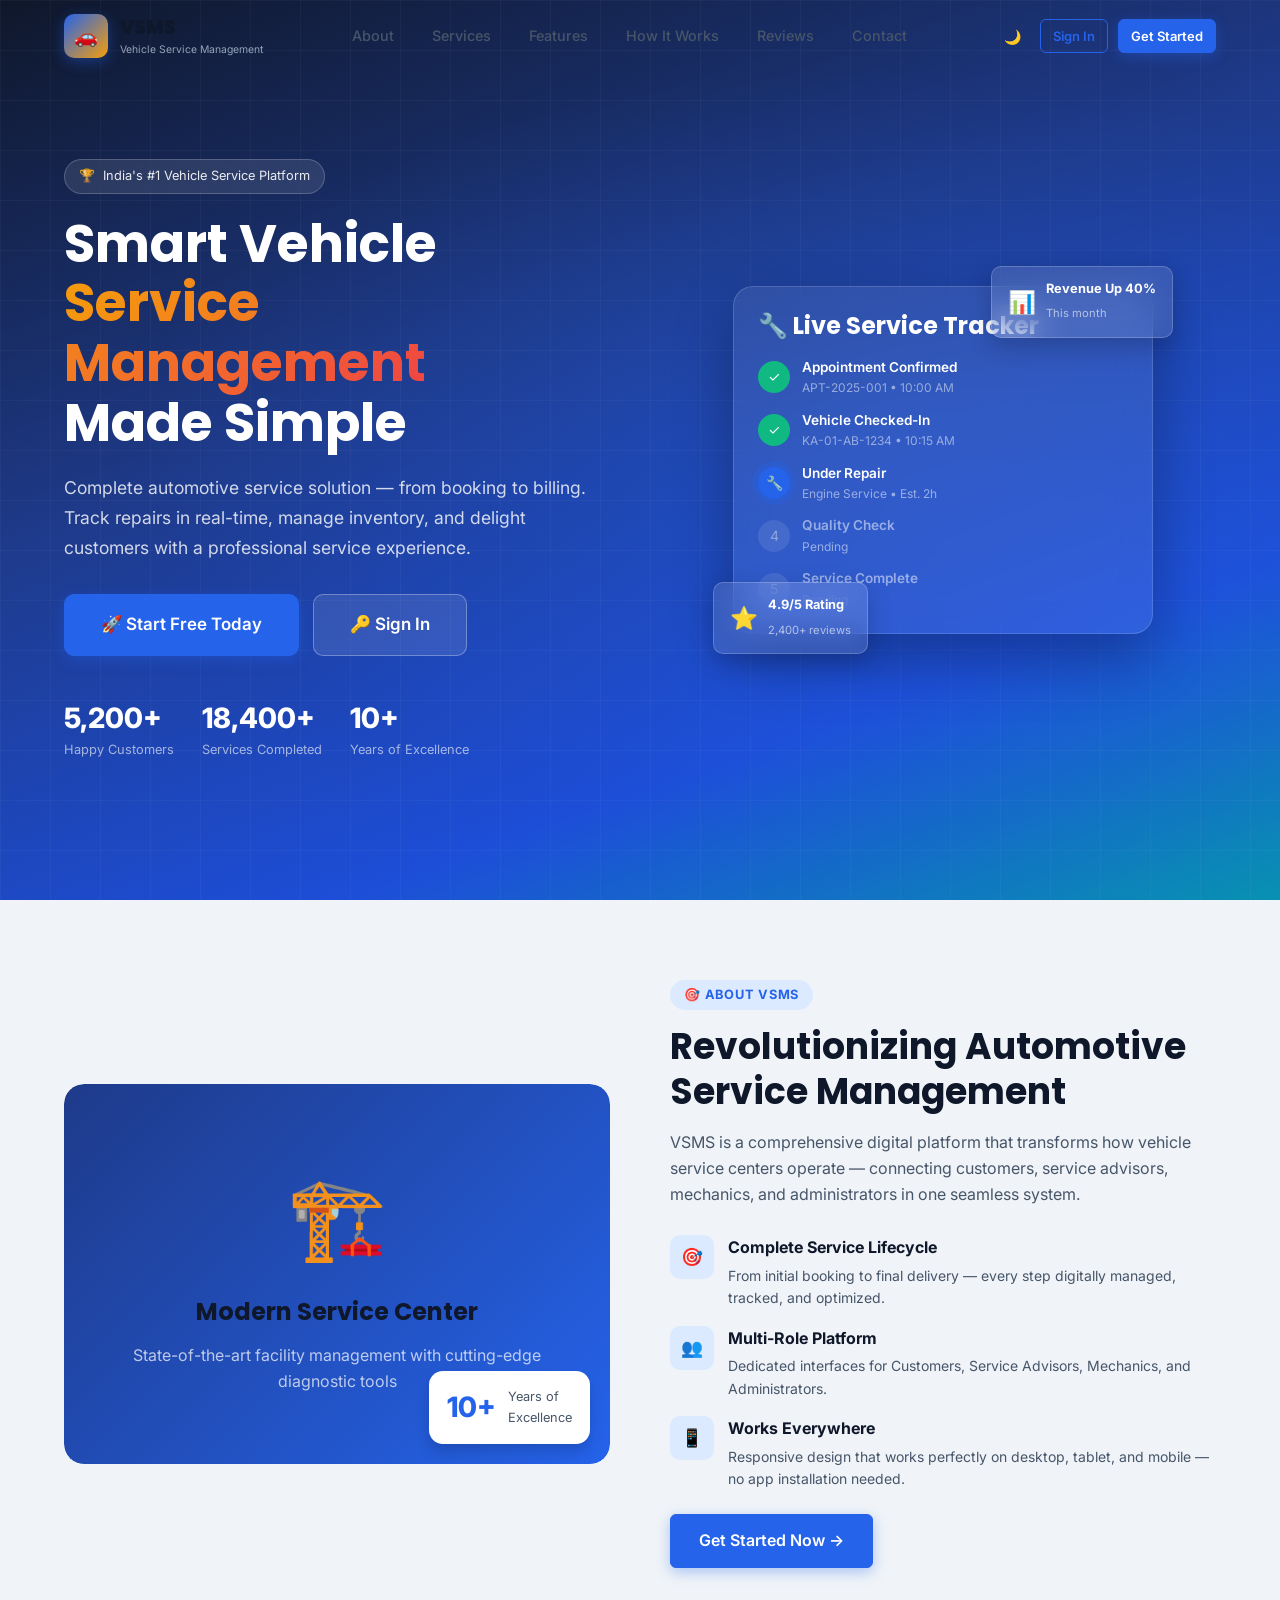
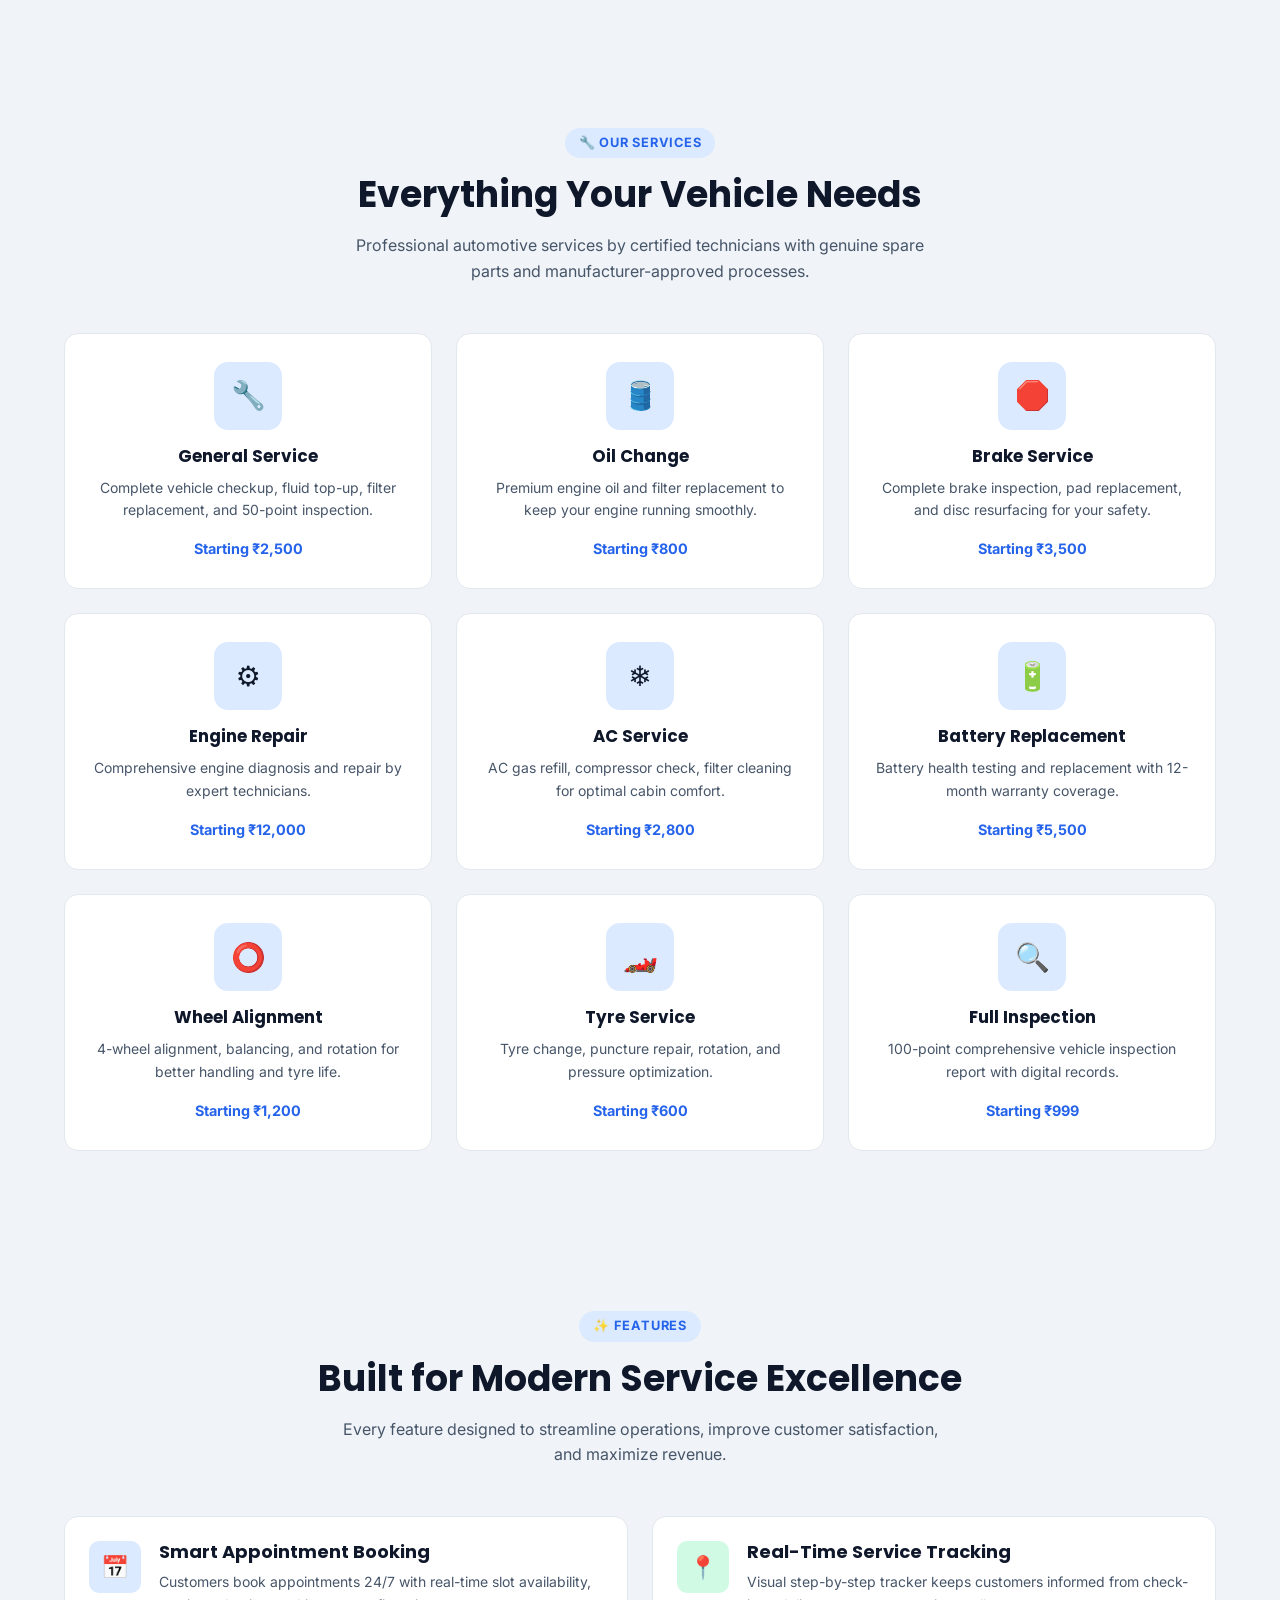
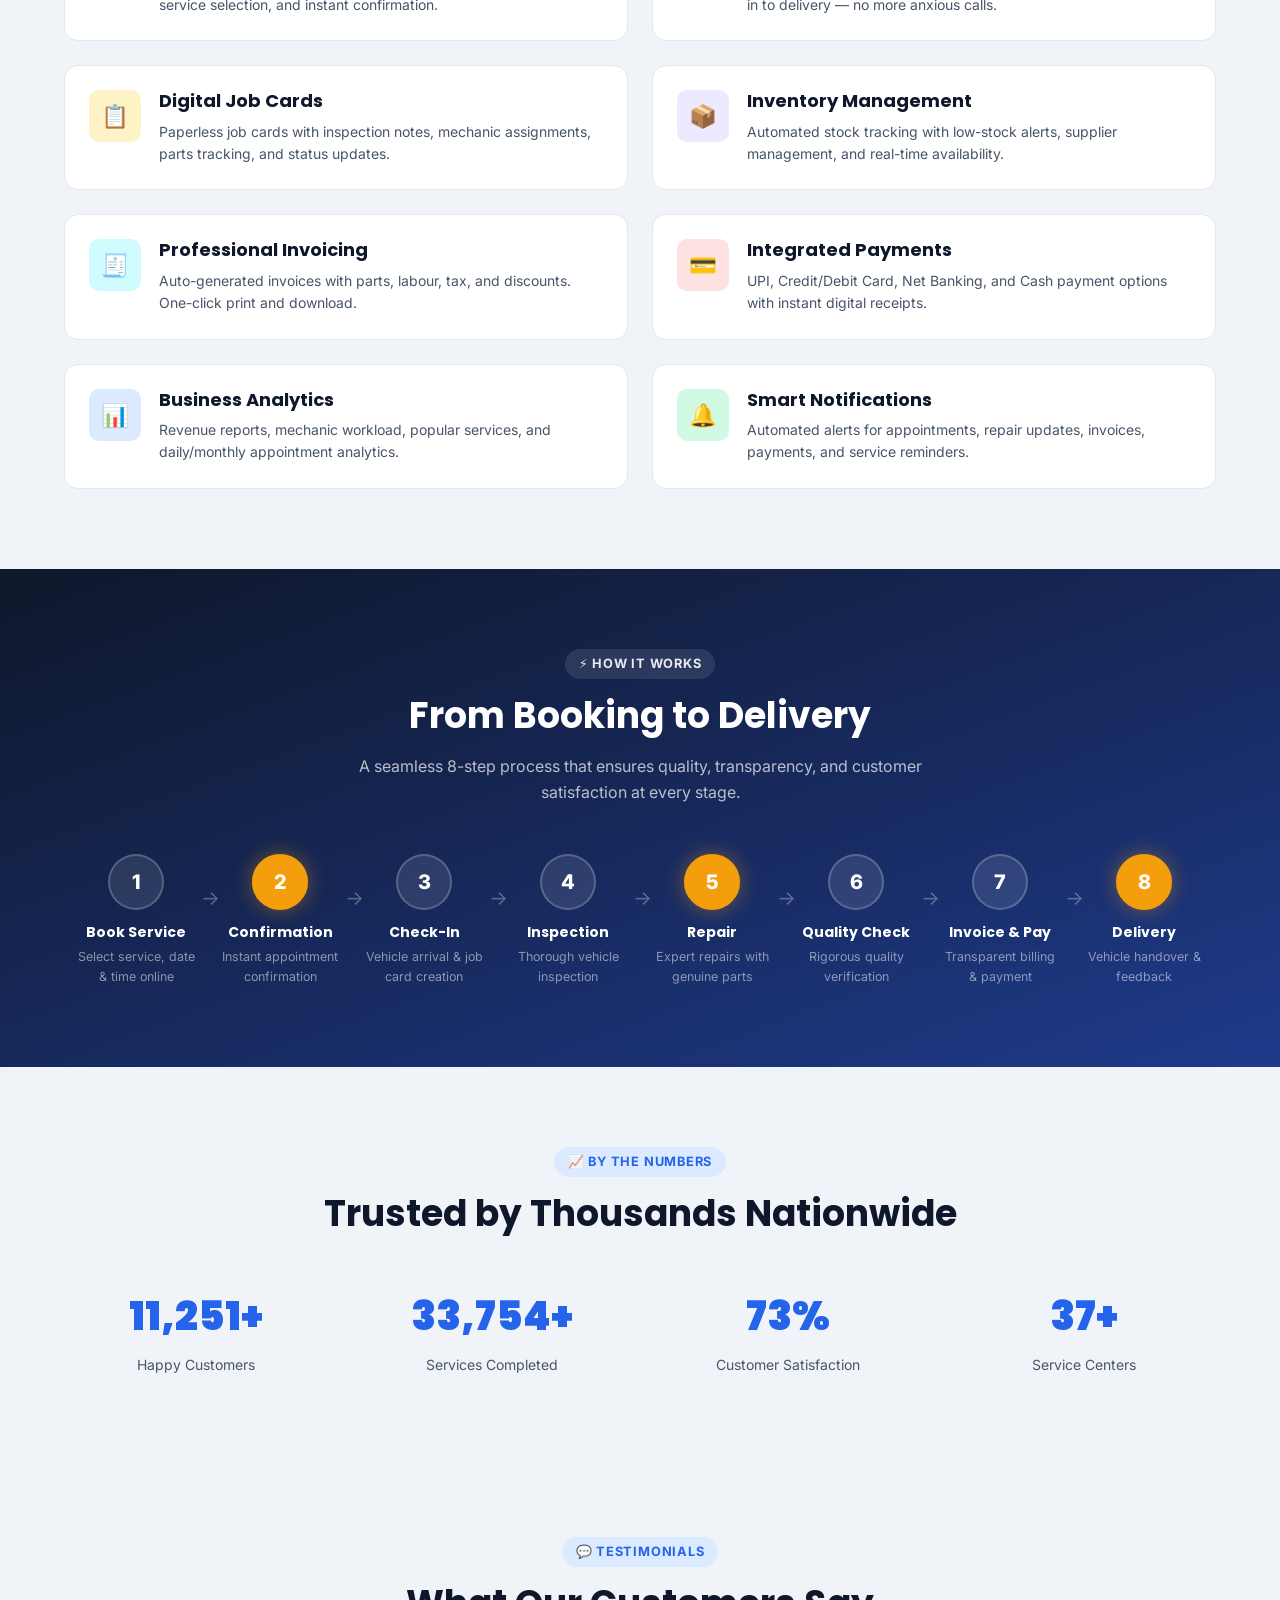
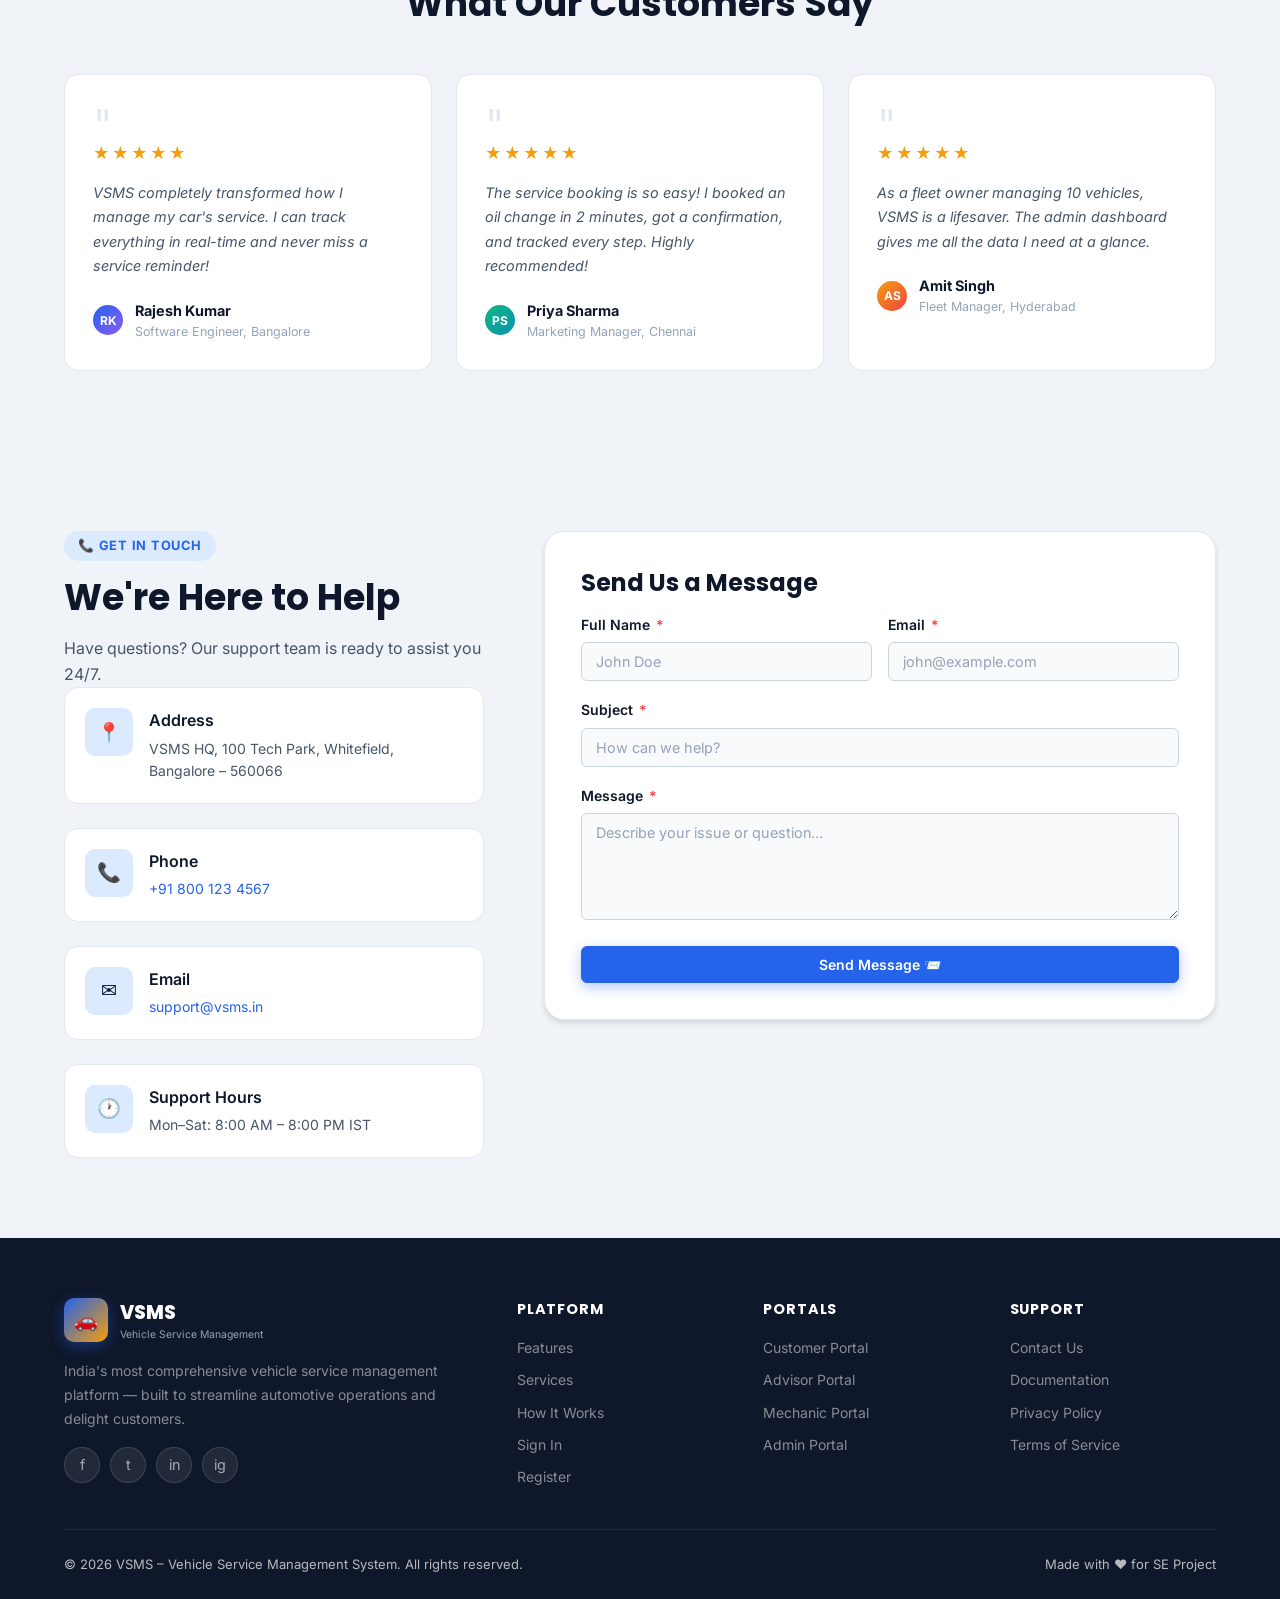
<file: index.html>
<!DOCTYPE html>
<html lang="en">
<head>
  <meta charset="UTF-8">
  <meta name="viewport" content="width=device-width, initial-scale=1.0">
  <meta name="description" content="VSMS – Vehicle Service Management System. Book, track, and manage vehicle servicing with ease. Professional automotive service platform.">
  <title>VSMS – Vehicle Service Management System</title>
  <link rel="stylesheet" href="css/main.css">
  <link rel="stylesheet" href="css/landing.css">
</head>
<body>

<!-- ===== NAVIGATION ===== -->
<nav class="landing-nav" id="mainNav" role="navigation" aria-label="Main navigation">
  <div class="nav-inner">
    <a href="index.html" class="nav-logo" aria-label="VSMS Home">
      <div class="nav-logo-icon" aria-hidden="true">🚗</div>
      <div>
        <div class="nav-logo-text">VSMS</div>
        <span class="nav-logo-sub">Vehicle Service Management</span>
      </div>
    </a>
    <div class="nav-links" role="list">
      <a href="#about"        class="nav-link" role="listitem">About</a>
      <a href="#services"     class="nav-link" role="listitem">Services</a>
      <a href="#features"     class="nav-link" role="listitem">Features</a>
      <a href="#workflow"     class="nav-link" role="listitem">How It Works</a>
      <a href="#testimonials" class="nav-link" role="listitem">Reviews</a>
      <a href="#contact"      class="nav-link" role="listitem">Contact</a>
    </div>
    <div class="nav-cta">
      <button id="themeToggleNav" class="btn btn-ghost btn-icon" aria-label="Toggle dark mode" title="Toggle theme">🌙</button>
      <a href="login.html" class="btn btn-outline-primary btn-sm">Sign In</a>
      <a href="login.html?tab=register" class="btn btn-primary btn-sm">Get Started</a>
    </div>
    <button class="nav-hamburger" id="hamburger" aria-label="Open menu" aria-expanded="false">☰</button>
  </div>
</nav>

<!-- Mobile Menu -->
<div class="mobile-menu" id="mobileMenu" role="dialog" aria-modal="true" aria-label="Navigation menu">
  <button class="mobile-menu-close" id="menuClose" aria-label="Close menu">✕</button>
  <a href="#about"        class="nav-link">About</a>
  <a href="#services"     class="nav-link">Services</a>
  <a href="#features"     class="nav-link">Features</a>
  <a href="#workflow"     class="nav-link">How It Works</a>
  <a href="#testimonials" class="nav-link">Reviews</a>
  <a href="#contact"      class="nav-link">Contact</a>
  <a href="login.html" class="btn btn-primary btn-block mt-4">Get Started Free</a>
</div>

<!-- ===== HERO ===== -->
<section class="hero" id="hero" aria-labelledby="hero-heading">
  <div class="hero-grid" aria-hidden="true"></div>
  <div class="hero-inner">
    <div class="hero-content">
      <div class="hero-badge" role="note">
        <span>🏆</span> India's #1 Vehicle Service Platform
      </div>
      <h1 id="hero-heading">
        Smart Vehicle<br><span>Service Management</span><br>Made Simple
      </h1>
      <p class="hero-desc">
        Complete automotive service solution — from booking to billing. 
        Track repairs in real-time, manage inventory, and delight customers 
        with a professional service experience.
      </p>
      <div class="hero-btns">
        <a href="login.html?tab=register" class="btn btn-primary btn-xl" id="hero-cta-register">
          🚀 Start Free Today
        </a>
        <a href="login.html" class="btn btn-xl" style="background:rgba(255,255,255,.1);color:#fff;border:1px solid rgba(255,255,255,.3);" id="hero-cta-login">
          🔑 Sign In
        </a>
      </div>
      <div class="hero-stats" role="list" aria-label="Platform statistics">
        <div role="listitem">
          <div class="hero-stat-num" id="stat-c">0</div>
          <div class="hero-stat-label">Happy Customers</div>
        </div>
        <div role="listitem">
          <div class="hero-stat-num" id="stat-s">0</div>
          <div class="hero-stat-label">Services Completed</div>
        </div>
        <div role="listitem">
          <div class="hero-stat-num" id="stat-r">0</div>
          <div class="hero-stat-label">Years of Excellence</div>
        </div>
      </div>
    </div>

    <div class="hero-visual" aria-hidden="true">
      <div class="hero-card-wrap">
        <div class="hero-card-main">
          <h3>🔧 Live Service Tracker</h3>
          <div class="hero-tracker" role="list">
            <div class="hero-track-item" role="listitem">
              <div class="hero-track-dot done">✓</div>
              <div class="hero-track-info">
                <div class="hero-track-label">Appointment Confirmed</div>
                <div class="hero-track-sub">APT-2025-001 • 10:00 AM</div>
              </div>
            </div>
            <div class="hero-track-item" role="listitem">
              <div class="hero-track-dot done">✓</div>
              <div class="hero-track-info">
                <div class="hero-track-label">Vehicle Checked-In</div>
                <div class="hero-track-sub">KA-01-AB-1234 • 10:15 AM</div>
              </div>
            </div>
            <div class="hero-track-item" role="listitem">
              <div class="hero-track-dot active">🔧</div>
              <div class="hero-track-info">
                <div class="hero-track-label">Under Repair</div>
                <div class="hero-track-sub">Engine Service • Est. 2h</div>
              </div>
            </div>
            <div class="hero-track-item" role="listitem">
              <div class="hero-track-dot pending">4</div>
              <div class="hero-track-info">
                <div class="hero-track-label" style="color:rgba(255,255,255,.5)">Quality Check</div>
                <div class="hero-track-sub">Pending</div>
              </div>
            </div>
            <div class="hero-track-item" role="listitem">
              <div class="hero-track-dot pending">5</div>
              <div class="hero-track-info">
                <div class="hero-track-label" style="color:rgba(255,255,255,.5)">Service Complete</div>
                <div class="hero-track-sub">Pending</div>
              </div>
            </div>
          </div>
        </div>
        <div class="hero-card-float hero-card-float-1">
          <div class="float-icon">📊</div>
          <div class="float-text">
            <strong>Revenue Up 40%</strong>
            <span>This month</span>
          </div>
        </div>
        <div class="hero-card-float hero-card-float-2">
          <div class="float-icon">⭐</div>
          <div class="float-text">
            <strong>4.9/5 Rating</strong>
            <span>2,400+ reviews</span>
          </div>
        </div>
      </div>
    </div>
  </div>
</section>

<!-- ===== ABOUT ===== -->
<section class="section" id="about" aria-labelledby="about-heading">
  <div class="section-container">
    <div class="about-grid">
      <div class="about-img-wrap">
        <div class="about-img-placeholder" role="img" aria-label="VSMS Service Center illustration">
          <div class="about-img-icon" aria-hidden="true">🏗️</div>
          <h3>Modern Service Center</h3>
          <p>State-of-the-art facility management with cutting-edge diagnostic tools</p>
        </div>
        <div class="about-badge" aria-label="10 years of excellence">
          <div class="about-badge-num">10+</div>
          <div class="about-badge-text">Years of<br>Excellence</div>
        </div>
      </div>
      <div>
        <div class="section-eyebrow" aria-label="Section category">🎯 About VSMS</div>
        <h2 class="section-heading" id="about-heading">Revolutionizing Automotive Service Management</h2>
        <p class="section-subtext">
          VSMS is a comprehensive digital platform that transforms how vehicle service centers operate — 
          connecting customers, service advisors, mechanics, and administrators in one seamless system.
        </p>
        <div class="about-points" role="list">
          <div class="about-point" role="listitem">
            <div class="about-point-icon" aria-hidden="true">🎯</div>
            <div>
              <div class="about-point-title">Complete Service Lifecycle</div>
              <div class="about-point-text">From initial booking to final delivery — every step digitally managed, tracked, and optimized.</div>
            </div>
          </div>
          <div class="about-point" role="listitem">
            <div class="about-point-icon" aria-hidden="true">👥</div>
            <div>
              <div class="about-point-title">Multi-Role Platform</div>
              <div class="about-point-text">Dedicated interfaces for Customers, Service Advisors, Mechanics, and Administrators.</div>
            </div>
          </div>
          <div class="about-point" role="listitem">
            <div class="about-point-icon" aria-hidden="true">📱</div>
            <div>
              <div class="about-point-title">Works Everywhere</div>
              <div class="about-point-text">Responsive design that works perfectly on desktop, tablet, and mobile — no app installation needed.</div>
            </div>
          </div>
        </div>
        <a href="login.html?tab=register" class="btn btn-primary btn-lg mt-6" id="about-cta">Get Started Now →</a>
      </div>
    </div>
  </div>
</section>

<!-- ===== SERVICES ===== -->
<section class="section services-bg" id="services" aria-labelledby="services-heading">
  <div class="section-container">
    <div class="text-center mb-6">
      <div class="section-eyebrow">🔧 Our Services</div>
      <h2 class="section-heading" id="services-heading">Everything Your Vehicle Needs</h2>
      <p class="section-subtext" style="margin:0 auto">Professional automotive services by certified technicians with genuine spare parts and manufacturer-approved processes.</p>
    </div>
    <div class="services-grid" role="list" aria-label="Available services">
      <article class="service-card" role="listitem">
        <div class="service-card-icon" aria-hidden="true">🔧</div>
        <h3>General Service</h3>
        <p>Complete vehicle checkup, fluid top-up, filter replacement, and 50-point inspection.</p>
        <div class="service-card-price">Starting ₹2,500</div>
      </article>
      <article class="service-card" role="listitem">
        <div class="service-card-icon" aria-hidden="true">🛢️</div>
        <h3>Oil Change</h3>
        <p>Premium engine oil and filter replacement to keep your engine running smoothly.</p>
        <div class="service-card-price">Starting ₹800</div>
      </article>
      <article class="service-card" role="listitem">
        <div class="service-card-icon" aria-hidden="true">🛑</div>
        <h3>Brake Service</h3>
        <p>Complete brake inspection, pad replacement, and disc resurfacing for your safety.</p>
        <div class="service-card-price">Starting ₹3,500</div>
      </article>
      <article class="service-card" role="listitem">
        <div class="service-card-icon" aria-hidden="true">⚙️</div>
        <h3>Engine Repair</h3>
        <p>Comprehensive engine diagnosis and repair by expert technicians.</p>
        <div class="service-card-price">Starting ₹12,000</div>
      </article>
      <article class="service-card" role="listitem">
        <div class="service-card-icon" aria-hidden="true">❄️</div>
        <h3>AC Service</h3>
        <p>AC gas refill, compressor check, filter cleaning for optimal cabin comfort.</p>
        <div class="service-card-price">Starting ₹2,800</div>
      </article>
      <article class="service-card" role="listitem">
        <div class="service-card-icon" aria-hidden="true">🔋</div>
        <h3>Battery Replacement</h3>
        <p>Battery health testing and replacement with 12-month warranty coverage.</p>
        <div class="service-card-price">Starting ₹5,500</div>
      </article>
      <article class="service-card" role="listitem">
        <div class="service-card-icon" aria-hidden="true">⭕</div>
        <h3>Wheel Alignment</h3>
        <p>4-wheel alignment, balancing, and rotation for better handling and tyre life.</p>
        <div class="service-card-price">Starting ₹1,200</div>
      </article>
      <article class="service-card" role="listitem">
        <div class="service-card-icon" aria-hidden="true">🏎️</div>
        <h3>Tyre Service</h3>
        <p>Tyre change, puncture repair, rotation, and pressure optimization.</p>
        <div class="service-card-price">Starting ₹600</div>
      </article>
      <article class="service-card" role="listitem">
        <div class="service-card-icon" aria-hidden="true">🔍</div>
        <h3>Full Inspection</h3>
        <p>100-point comprehensive vehicle inspection report with digital records.</p>
        <div class="service-card-price">Starting ₹999</div>
      </article>
    </div>
  </div>
</section>

<!-- ===== FEATURES ===== -->
<section class="section" id="features" aria-labelledby="features-heading">
  <div class="section-container">
    <div class="text-center mb-6">
      <div class="section-eyebrow">✨ Features</div>
      <h2 class="section-heading" id="features-heading">Built for Modern Service Excellence</h2>
      <p class="section-subtext" style="margin:0 auto">Every feature designed to streamline operations, improve customer satisfaction, and maximize revenue.</p>
    </div>
    <div class="features-grid" role="list">
      <div class="feature-item" role="listitem">
        <div class="feature-icon" style="background:var(--primary-light)" aria-hidden="true">📅</div>
        <div class="feature-text">
          <h4>Smart Appointment Booking</h4>
          <p>Customers book appointments 24/7 with real-time slot availability, service selection, and instant confirmation.</p>
        </div>
      </div>
      <div class="feature-item" role="listitem">
        <div class="feature-icon" style="background:var(--success-light)" aria-hidden="true">📍</div>
        <div class="feature-text">
          <h4>Real-Time Service Tracking</h4>
          <p>Visual step-by-step tracker keeps customers informed from check-in to delivery — no more anxious calls.</p>
        </div>
      </div>
      <div class="feature-item" role="listitem">
        <div class="feature-icon" style="background:var(--warning-light)" aria-hidden="true">📋</div>
        <div class="feature-text">
          <h4>Digital Job Cards</h4>
          <p>Paperless job cards with inspection notes, mechanic assignments, parts tracking, and status updates.</p>
        </div>
      </div>
      <div class="feature-item" role="listitem">
        <div class="feature-icon" style="background:var(--purple-light)" aria-hidden="true">📦</div>
        <div class="feature-text">
          <h4>Inventory Management</h4>
          <p>Automated stock tracking with low-stock alerts, supplier management, and real-time availability.</p>
        </div>
      </div>
      <div class="feature-item" role="listitem">
        <div class="feature-icon" style="background:var(--info-light)" aria-hidden="true">🧾</div>
        <div class="feature-text">
          <h4>Professional Invoicing</h4>
          <p>Auto-generated invoices with parts, labour, tax, and discounts. One-click print and download.</p>
        </div>
      </div>
      <div class="feature-item" role="listitem">
        <div class="feature-icon" style="background:var(--danger-light)" aria-hidden="true">💳</div>
        <div class="feature-text">
          <h4>Integrated Payments</h4>
          <p>UPI, Credit/Debit Card, Net Banking, and Cash payment options with instant digital receipts.</p>
        </div>
      </div>
      <div class="feature-item" role="listitem">
        <div class="feature-icon" style="background:var(--primary-light)" aria-hidden="true">📊</div>
        <div class="feature-text">
          <h4>Business Analytics</h4>
          <p>Revenue reports, mechanic workload, popular services, and daily/monthly appointment analytics.</p>
        </div>
      </div>
      <div class="feature-item" role="listitem">
        <div class="feature-icon" style="background:var(--success-light)" aria-hidden="true">🔔</div>
        <div class="feature-text">
          <h4>Smart Notifications</h4>
          <p>Automated alerts for appointments, repair updates, invoices, payments, and service reminders.</p>
        </div>
      </div>
    </div>
  </div>
</section>

<!-- ===== WORKFLOW ===== -->
<section class="section workflow-bg" id="workflow" aria-labelledby="workflow-heading">
  <div class="section-container">
    <div class="text-center mb-6">
      <div class="section-eyebrow" style="background:rgba(255,255,255,.1);color:rgba(255,255,255,.9)">⚡ How It Works</div>
      <h2 class="section-heading" id="workflow-heading">From Booking to Delivery</h2>
      <p class="section-subtext" style="color:rgba(255,255,255,.7);margin:0 auto">A seamless 8-step process that ensures quality, transparency, and customer satisfaction at every stage.</p>
    </div>
    <div class="workflow-steps" role="list" aria-label="Service workflow steps">
      <div class="workflow-step" role="listitem">
        <div class="workflow-num">1</div>
        <h4>Book Service</h4>
        <p>Select service, date & time online</p>
      </div>
      <div class="workflow-step highlight" role="listitem">
        <div class="workflow-num">2</div>
        <h4>Confirmation</h4>
        <p>Instant appointment confirmation</p>
      </div>
      <div class="workflow-step" role="listitem">
        <div class="workflow-num">3</div>
        <h4>Check-In</h4>
        <p>Vehicle arrival & job card creation</p>
      </div>
      <div class="workflow-step" role="listitem">
        <div class="workflow-num">4</div>
        <h4>Inspection</h4>
        <p>Thorough vehicle inspection</p>
      </div>
      <div class="workflow-step highlight" role="listitem">
        <div class="workflow-num">5</div>
        <h4>Repair</h4>
        <p>Expert repairs with genuine parts</p>
      </div>
      <div class="workflow-step" role="listitem">
        <div class="workflow-num">6</div>
        <h4>Quality Check</h4>
        <p>Rigorous quality verification</p>
      </div>
      <div class="workflow-step" role="listitem">
        <div class="workflow-num">7</div>
        <h4>Invoice & Pay</h4>
        <p>Transparent billing & payment</p>
      </div>
      <div class="workflow-step highlight" role="listitem">
        <div class="workflow-num">8</div>
        <h4>Delivery</h4>
        <p>Vehicle handover & feedback</p>
      </div>
    </div>
  </div>
</section>

<!-- ===== STATISTICS ===== -->
<section class="section" id="statistics" aria-labelledby="stats-heading">
  <div class="section-container">
    <div class="text-center mb-6">
      <div class="section-eyebrow">📈 By The Numbers</div>
      <h2 class="section-heading" id="stats-heading">Trusted by Thousands Nationwide</h2>
    </div>
    <div class="stats-grid" role="list" aria-label="Platform statistics">
      <div class="text-center" role="listitem">
        <div class="stat-number"><span class="counter" data-target="15000">0</span>+</div>
        <div class="stat-desc">Happy Customers</div>
      </div>
      <div class="text-center" role="listitem">
        <div class="stat-number"><span class="counter" data-target="45000">0</span>+</div>
        <div class="stat-desc">Services Completed</div>
      </div>
      <div class="text-center" role="listitem">
        <div class="stat-number"><span class="counter" data-target="98">0</span>%</div>
        <div class="stat-desc">Customer Satisfaction</div>
      </div>
      <div class="text-center" role="listitem">
        <div class="stat-number"><span class="counter" data-target="50">0</span>+</div>
        <div class="stat-desc">Service Centers</div>
      </div>
    </div>
  </div>
</section>

<!-- ===== TESTIMONIALS ===== -->
<section class="section testimonials-bg" id="testimonials" aria-labelledby="testimonials-heading">
  <div class="section-container">
    <div class="text-center mb-6">
      <div class="section-eyebrow">💬 Testimonials</div>
      <h2 class="section-heading" id="testimonials-heading">What Our Customers Say</h2>
    </div>
    <div class="testimonials-grid" role="list" aria-label="Customer testimonials">
      <article class="testimonial-card" role="listitem">
        <div class="quote-mark" aria-hidden="true">"</div>
        <div class="testimonial-stars" aria-label="5 star rating">★★★★★</div>
        <p class="testimonial-text">VSMS completely transformed how I manage my car's service. I can track everything in real-time and never miss a service reminder!</p>
        <div class="testimonial-author">
          <div class="avatar avatar-sm" aria-hidden="true">RK</div>
          <div>
            <div class="testimonial-name">Rajesh Kumar</div>
            <div class="testimonial-role">Software Engineer, Bangalore</div>
          </div>
        </div>
      </article>
      <article class="testimonial-card" role="listitem">
        <div class="quote-mark" aria-hidden="true">"</div>
        <div class="testimonial-stars" aria-label="5 star rating">★★★★★</div>
        <p class="testimonial-text">The service booking is so easy! I booked an oil change in 2 minutes, got a confirmation, and tracked every step. Highly recommended!</p>
        <div class="testimonial-author">
          <div class="avatar avatar-sm" style="background:linear-gradient(135deg,#10b981,#0891b2)" aria-hidden="true">PS</div>
          <div>
            <div class="testimonial-name">Priya Sharma</div>
            <div class="testimonial-role">Marketing Manager, Chennai</div>
          </div>
        </div>
      </article>
      <article class="testimonial-card" role="listitem">
        <div class="quote-mark" aria-hidden="true">"</div>
        <div class="testimonial-stars" aria-label="5 star rating">★★★★★</div>
        <p class="testimonial-text">As a fleet owner managing 10 vehicles, VSMS is a lifesaver. The admin dashboard gives me all the data I need at a glance.</p>
        <div class="testimonial-author">
          <div class="avatar avatar-sm" style="background:linear-gradient(135deg,#f59e0b,#ef4444)" aria-hidden="true">AS</div>
          <div>
            <div class="testimonial-name">Amit Singh</div>
            <div class="testimonial-role">Fleet Manager, Hyderabad</div>
          </div>
        </div>
      </article>
    </div>
  </div>
</section>

<!-- ===== CONTACT ===== -->
<section class="section" id="contact" aria-labelledby="contact-heading">
  <div class="section-container">
    <div class="contact-grid">
      <div>
        <div class="section-eyebrow">📞 Get In Touch</div>
        <h2 class="section-heading" id="contact-heading">We're Here to Help</h2>
        <p class="section-subtext">Have questions? Our support team is ready to assist you 24/7.</p>
        <div class="contact-info">
          <div class="contact-item">
            <div class="contact-icon" aria-hidden="true">📍</div>
            <div>
              <div class="contact-label">Address</div>
              <div class="contact-value">VSMS HQ, 100 Tech Park, Whitefield, Bangalore – 560066</div>
            </div>
          </div>
          <div class="contact-item">
            <div class="contact-icon" aria-hidden="true">📞</div>
            <div>
              <div class="contact-label">Phone</div>
              <div class="contact-value"><a href="tel:+918001234567">+91 800 123 4567</a></div>
            </div>
          </div>
          <div class="contact-item">
            <div class="contact-icon" aria-hidden="true">✉️</div>
            <div>
              <div class="contact-label">Email</div>
              <div class="contact-value"><a href="mailto:support@vsms.in">support@vsms.in</a></div>
            </div>
          </div>
          <div class="contact-item">
            <div class="contact-icon" aria-hidden="true">🕐</div>
            <div>
              <div class="contact-label">Support Hours</div>
              <div class="contact-value">Mon–Sat: 8:00 AM – 8:00 PM IST</div>
            </div>
          </div>
        </div>
      </div>
      <div class="contact-form-card">
        <h3 class="mb-4">Send Us a Message</h3>
        <form id="contact-form" novalidate aria-label="Contact form">
          <div class="form-row">
            <div class="form-group">
              <label class="form-label" for="contact-name">Full Name <span class="required" aria-hidden="true">*</span></label>
              <input type="text" id="contact-name" name="name" class="form-control" placeholder="John Doe" required aria-required="true">
            </div>
            <div class="form-group">
              <label class="form-label" for="contact-email">Email <span class="required" aria-hidden="true">*</span></label>
              <input type="email" id="contact-email" name="email" class="form-control" placeholder="john@example.com" required aria-required="true">
            </div>
          </div>
          <div class="form-group">
            <label class="form-label" for="contact-subject">Subject <span class="required" aria-hidden="true">*</span></label>
            <input type="text" id="contact-subject" name="subject" class="form-control" placeholder="How can we help?" required aria-required="true">
          </div>
          <div class="form-group">
            <label class="form-label" for="contact-message">Message <span class="required" aria-hidden="true">*</span></label>
            <textarea id="contact-message" name="message" class="form-control" rows="5" placeholder="Describe your issue or question…" required aria-required="true"></textarea>
          </div>
          <button type="submit" class="btn btn-primary btn-block" id="contact-submit">Send Message 📨</button>
        </form>
      </div>
    </div>
  </div>
</section>

<!-- ===== FOOTER ===== -->
<footer class="footer" role="contentinfo">
  <div class="section-container">
    <div class="footer-grid">
      <div>
        <a href="index.html" class="nav-logo" style="margin-bottom:4px">
          <div class="nav-logo-icon" aria-hidden="true">🚗</div>
          <div>
            <div class="nav-logo-text" style="color:#fff">VSMS</div>
            <span class="nav-logo-sub">Vehicle Service Management</span>
          </div>
        </a>
        <p class="footer-brand-desc">India's most comprehensive vehicle service management platform — built to streamline automotive operations and delight customers.</p>
        <div class="footer-social" aria-label="Social media links">
          <a href="#" aria-label="Facebook">f</a>
          <a href="#" aria-label="Twitter">t</a>
          <a href="#" aria-label="LinkedIn">in</a>
          <a href="#" aria-label="Instagram">ig</a>
        </div>
      </div>
      <div>
        <div class="footer-col-title">Platform</div>
        <div class="footer-links">
          <a href="#features">Features</a>
          <a href="#services">Services</a>
          <a href="#workflow">How It Works</a>
          <a href="login.html">Sign In</a>
          <a href="login.html?tab=register">Register</a>
        </div>
      </div>
      <div>
        <div class="footer-col-title">Portals</div>
        <div class="footer-links">
          <a href="customer.html">Customer Portal</a>
          <a href="advisor.html">Advisor Portal</a>
          <a href="mechanic.html">Mechanic Portal</a>
          <a href="admin.html">Admin Portal</a>
        </div>
      </div>
      <div>
        <div class="footer-col-title">Support</div>
        <div class="footer-links">
          <a href="#contact">Contact Us</a>
          <a href="#">Documentation</a>
          <a href="#">Privacy Policy</a>
          <a href="#">Terms of Service</a>
        </div>
      </div>
    </div>
    <div class="footer-bottom">
      <span>© 2026 VSMS – Vehicle Service Management System. All rights reserved.</span>
      <span>Made with ❤️ for SE Project</span>
    </div>
  </div>
</footer>

<div id="toast-container" aria-live="polite" aria-atomic="true"></div>

<script src="js/storage.js"></script>
<script src="js/utils.js"></script>
<script src="js/seed.js"></script>
<script src="js/landing.js"></script>
</body>
</html>
</file>
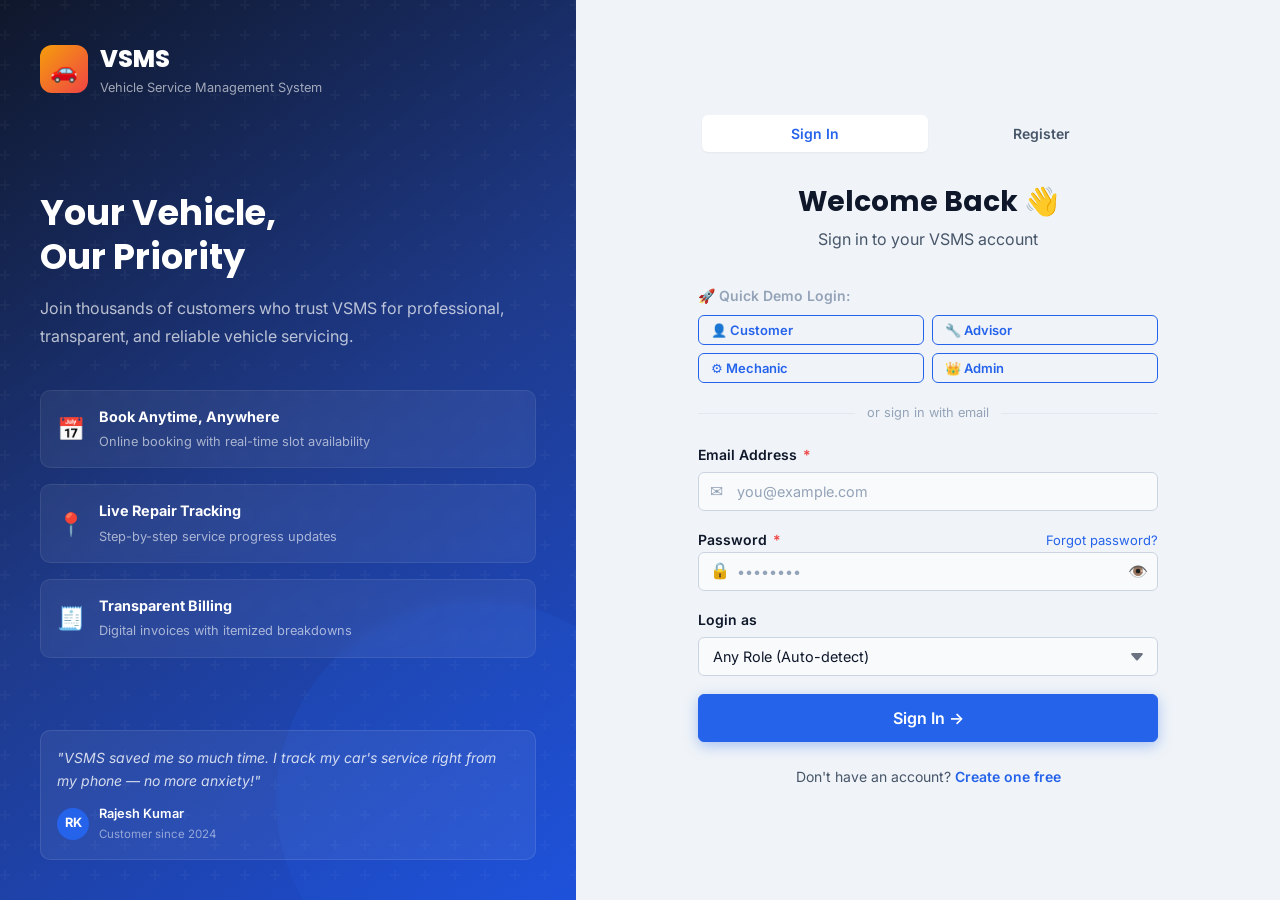
<file: advisor.html>
<!DOCTYPE html>
<html lang="en">
<head>
  <meta charset="UTF-8">
  <meta name="viewport" content="width=device-width, initial-scale=1.0">
  <title>Service Advisor Dashboard – VSMS</title>
  <link rel="stylesheet" href="css/main.css">
  <link rel="stylesheet" href="css/dashboard.css">
</head>
<body>
<div class="mobile-overlay" id="mobileOverlay"></div>

<aside class="sidebar" id="sidebar">
  <a href="index.html" class="sidebar-logo">
    <div class="sidebar-logo-icon">🔧</div>
    <div class="sidebar-logo-text"><h2>VSMS</h2><span>Service Advisor</span></div>
  </a>
  <div class="sidebar-user">
    <div class="avatar" id="sidebarAvatar">SA</div>
    <div class="sidebar-user-info">
      <div class="sidebar-user-name" id="sidebarName">Advisor</div>
      <div class="sidebar-user-role">Service Advisor</div>
    </div>
  </div>
  <nav class="sidebar-nav">
    <div class="nav-section-title">Overview</div>
    <button class="nav-item active" data-view="dashboard" data-tooltip="Dashboard"><span class="nav-icon">📊</span><span class="nav-label">Dashboard</span></button>
    <div class="nav-section-title">Operations</div>
    <button class="nav-item" data-view="appointments" data-tooltip="Appointments"><span class="nav-icon">📅</span><span class="nav-label">Appointments</span></button>
    <button class="nav-item" data-view="checkin" data-tooltip="Vehicle Check-In"><span class="nav-icon">🚗</span><span class="nav-label">Vehicle Check-In</span></button>
    <button class="nav-item" data-view="jobcards" data-tooltip="Job Cards"><span class="nav-icon">📋</span><span class="nav-label">Job Cards</span></button>
    <button class="nav-item" data-view="assign" data-tooltip="Mechanic Assignment"><span class="nav-icon">👷</span><span class="nav-label">Assign Mechanics</span></button>
    <div class="nav-section-title">Services</div>
    <button class="nav-item" data-view="services" data-tooltip="Services"><span class="nav-icon">🔧</span><span class="nav-label">Services</span></button>
    <button class="nav-item" data-view="invoices" data-tooltip="Invoices"><span class="nav-icon">🧾</span><span class="nav-label">Invoices</span></button>
    <div class="nav-section-title">Account</div>
    <button class="nav-item" data-view="customers" data-tooltip="Customers"><span class="nav-icon">👥</span><span class="nav-label">Customers</span></button>
    <button class="nav-item" data-view="notifications" data-tooltip="Notifications"><span class="nav-icon">🔔</span><span class="nav-label">Notifications</span><span class="nav-badge" id="sidebarNotifBadge"></span></button>
    <button class="nav-item" data-view="profile" data-tooltip="Profile"><span class="nav-icon">👤</span><span class="nav-label">Profile</span></button>
  </nav>
  <div class="sidebar-footer">
    <button class="nav-item" id="logoutBtn" data-tooltip="Logout"><span class="nav-icon">🚪</span><span class="nav-label">Logout</span></button>
  </div>
</aside>

<header class="topnav" id="topnav">
  <button class="topnav-toggle" id="sidebarToggle" aria-label="Toggle sidebar">☰</button>
  <div class="topnav-search">
    <span class="search-icon">🔍</span>
    <input type="text" id="globalSearch" placeholder="Search appointments, customers…" aria-label="Global search">
  </div>
  <div class="topnav-actions">
    <button class="topnav-btn" id="themeToggle" aria-label="Toggle theme">🌙</button>
    <div class="dropdown" style="position:relative">
      <button class="topnav-btn" id="notifBtn" aria-label="Notifications">🔔<span class="topnav-notif-count" id="notifCount">0</span></button>
      <div class="notif-panel" id="notifPanel">
        <div class="notif-header"><h4 style="margin:0">Notifications</h4><button class="btn btn-sm btn-ghost" id="markAllRead">Mark all read</button></div>
        <div class="notif-list" id="notifList"></div>
      </div>
    </div>
    <div class="dropdown">
      <button class="topnav-user" id="userMenuBtn">
        <div class="avatar" id="topnavAvatar">SA</div>
        <div class="topnav-user-info"><div class="topnav-user-name" id="topnavName">Advisor</div><div class="topnav-user-role">Service Advisor</div></div>
        <span>▾</span>
      </button>
      <div class="dropdown-menu" id="userMenu">
        <a href="#" onclick="switchView('profile')">👤 My Profile</a>
        <div class="dropdown-divider"></div>
        <button onclick="Auth.logout()">🚪 Logout</button>
      </div>
    </div>
  </div>
</header>

<main class="main-content" id="mainContent">

  <!-- DASHBOARD -->
  <div class="view active" id="view-dashboard">
    <div class="page-header">
      <div class="page-header-flex">
        <div><h1 class="page-title">Advisor Dashboard</h1><p class="page-subtitle">Service center operations overview</p></div>
        <button class="btn btn-primary" onclick="switchView('checkin')">+ Vehicle Check-In</button>
      </div>
    </div>
    <div class="grid-stat mb-6">
      <div class="stat-card" style="color:var(--warning)"><div class="stat-icon" style="background:var(--warning-light)">📅</div><div class="stat-info"><div class="stat-value" id="statPending">0</div><div class="stat-label">Pending Appointments</div></div></div>
      <div class="stat-card" style="color:var(--info)"><div class="stat-icon" style="background:var(--info-light)">🚗</div><div class="stat-info"><div class="stat-value" id="statCheckedIn">0</div><div class="stat-label">Vehicles In Service</div></div></div>
      <div class="stat-card" style="color:var(--purple)"><div class="stat-icon" style="background:var(--purple-light)">📋</div><div class="stat-info"><div class="stat-value" id="statJobCards">0</div><div class="stat-label">Active Job Cards</div></div></div>
      <div class="stat-card" style="color:var(--success)"><div class="stat-icon" style="background:var(--success-light)">✅</div><div class="stat-info"><div class="stat-value" id="statCompleted">0</div><div class="stat-label">Completed Today</div></div></div>
    </div>
    <div class="grid-2">
      <div class="card">
        <div class="card-header"><h3 class="card-title">Today's Appointments</h3><button class="btn btn-sm btn-outline-primary" onclick="switchView('appointments')">View All</button></div>
        <div id="todayAppointments" style="padding:0"></div>
      </div>
      <div class="card">
        <div class="card-header"><h3 class="card-title">Active Job Cards</h3><button class="btn btn-sm btn-outline-primary" onclick="switchView('jobcards')">View All</button></div>
        <div id="activeJobCards" style="padding:0"></div>
      </div>
    </div>
  </div>

  <!-- APPOINTMENTS -->
  <div class="view" id="view-appointments">
    <div class="page-header">
      <div class="page-header-flex">
        <div><h1 class="page-title">Appointments</h1><p class="page-subtitle">Manage all service appointments</p></div>
      </div>
    </div>
    <div class="search-bar">
      <div class="search-input-wrap"><span class="search-icon">🔍</span><input type="text" id="advAptSearch" class="form-control" placeholder="Search appointments…"></div>
      <select id="advAptStatus" class="form-control form-select" style="max-width:160px">
        <option value="">All Status</option>
        <option>Pending</option><option>Confirmed</option><option>Checked-In</option><option>Completed</option><option>Cancelled</option>
      </select>
    </div>
    <div class="card">
      <div class="table-container">
        <table class="table">
          <thead><tr><th>Appt ID</th><th>Customer</th><th>Vehicle</th><th>Service</th><th>Date</th><th>Status</th><th>Actions</th></tr></thead>
          <tbody id="advAppointmentsBody"></tbody>
        </table>
      </div>
      <div id="advAptPagination" class="card-footer"></div>
    </div>
  </div>

  <!-- VEHICLE CHECK-IN -->
  <div class="view" id="view-checkin">
    <div class="page-header">
      <h1 class="page-title">Vehicle Check-In</h1>
      <p class="page-subtitle">Check in customer vehicles for service</p>
    </div>
    <div class="grid-2">
      <div class="card">
        <div class="card-header"><h3 class="card-title">🚗 Process Check-In</h3></div>
        <div class="card-body">
          <div class="form-group">
            <label class="form-label">Select Appointment</label>
            <select id="checkin-apt" class="form-control form-select">
              <option value="">-- Select confirmed appointment --</option>
            </select>
          </div>
          <div id="checkinPreview" class="hidden">
            <div style="background:var(--bg-body);border-radius:var(--radius);padding:14px;margin:14px 0" id="checkinDetails"></div>
          </div>
          <button class="btn btn-primary btn-block" id="processCheckinBtn" onclick="processCheckin()">✅ Process Check-In & Create Job Card</button>
        </div>
      </div>
      <div class="card">
        <div class="card-header"><h3 class="card-title">📋 Pending Check-Ins</h3></div>
        <div id="pendingCheckins" style="padding:0"></div>
      </div>
    </div>
  </div>

  <!-- JOB CARDS -->
  <div class="view" id="view-jobcards">
    <div class="page-header">
      <div class="page-header-flex">
        <div><h1 class="page-title">Job Cards</h1><p class="page-subtitle">Manage vehicle job cards</p></div>
      </div>
    </div>
    <div class="search-bar">
      <div class="search-input-wrap"><span class="search-icon">🔍</span><input type="text" id="jcSearch" class="form-control" placeholder="Search job cards…"></div>
      <select id="jcStatusFilter" class="form-control form-select" style="max-width:180px">
        <option value="">All Status</option>
        <option>Created</option><option>Assigned</option><option>Under Inspection</option>
        <option>Under Repair</option><option>Quality Check</option><option>Completed</option><option>Closed</option>
      </select>
    </div>
    <div class="card">
      <div class="table-container">
        <table class="table">
          <thead><tr><th>JC ID</th><th>Customer</th><th>Vehicle</th><th>Service</th><th>Mechanic</th><th>Est. Cost</th><th>Status</th><th>Actions</th></tr></thead>
          <tbody id="jobCardsBody"></tbody>
        </table>
      </div>
    </div>
  </div>

  <!-- MECHANIC ASSIGNMENT -->
  <div class="view" id="view-assign">
    <div class="page-header">
      <h1 class="page-title">Mechanic Assignment</h1>
      <p class="page-subtitle">Assign mechanics to job cards</p>
    </div>
    <div id="assignContainer"></div>
  </div>

  <!-- SERVICES -->
  <div class="view" id="view-services">
    <div class="page-header">
      <h1 class="page-title">Services Catalog</h1>
      <p class="page-subtitle">Available service types and pricing</p>
    </div>
    <div class="grid-3" id="serviceCatalog"></div>
  </div>

  <!-- INVOICES -->
  <div class="view" id="view-invoices">
    <div class="page-header">
      <div class="page-header-flex">
        <div><h1 class="page-title">Invoices</h1><p class="page-subtitle">Generate and manage invoices</p></div>
      </div>
    </div>
    <div id="advInvoicesContainer"></div>
  </div>

  <!-- CUSTOMERS -->
  <div class="view" id="view-customers">
    <div class="page-header">
      <h1 class="page-title">Customers</h1>
      <p class="page-subtitle">View customer information</p>
    </div>
    <div class="search-bar">
      <div class="search-input-wrap"><span class="search-icon">🔍</span><input type="text" id="custSearch" class="form-control" placeholder="Search customers…"></div>
    </div>
    <div class="card">
      <div class="table-container">
        <table class="table">
          <thead><tr><th>Customer</th><th>Phone</th><th>Email</th><th>Vehicles</th><th>Appointments</th><th>Status</th></tr></thead>
          <tbody id="customersBody"></tbody>
        </table>
      </div>
    </div>
  </div>

  <!-- NOTIFICATIONS -->
  <div class="view" id="view-notifications">
    <div class="page-header">
      <div class="page-header-flex">
        <h1 class="page-title">Notifications</h1>
        <button class="btn btn-outline-secondary btn-sm" id="markAllReadBtn">✓ Mark All Read</button>
      </div>
    </div>
    <div id="advNotificationsContainer"></div>
  </div>

  <!-- PROFILE -->
  <div class="view" id="view-profile">
    <div class="page-header"><h1 class="page-title">My Profile</h1></div>
    <div class="grid-2">
      <div class="card">
        <div class="card-header"><h3 class="card-title">Personal Information</h3></div>
        <div class="card-body">
          <div style="text-align:center;margin-bottom:20px">
            <div class="avatar avatar-xl" id="profileAvatar" style="margin:0 auto">SA</div>
            <h3 id="profileName" style="margin-top:12px">Advisor</h3>
            <span class="badge badge-primary mt-2">Service Advisor</span>
          </div>
          <form id="profileForm">
            <div class="form-group"><label class="form-label">Full Name</label><input type="text" name="name" id="prof-name" class="form-control"></div>
            <div class="form-group"><label class="form-label">Email</label><input type="email" name="email" id="prof-email" class="form-control"></div>
            <div class="form-group"><label class="form-label">Phone</label><input type="tel" name="phone" id="prof-phone" class="form-control"></div>
            <button type="submit" class="btn btn-primary">Save Changes</button>
          </form>
        </div>
      </div>
      <div class="card">
        <div class="card-header"><h3 class="card-title">Change Password</h3></div>
        <div class="card-body">
          <form id="passwordForm">
            <div class="form-group"><label class="form-label">Current Password</label><input type="password" name="current" class="form-control"></div>
            <div class="form-group"><label class="form-label">New Password</label><input type="password" name="newPass" class="form-control"></div>
            <div class="form-group"><label class="form-label">Confirm Password</label><input type="password" name="confirmPass" class="form-control"></div>
            <button type="submit" class="btn btn-warning">Update Password</button>
          </form>
        </div>
      </div>
    </div>
  </div>
</main>

<!-- Job Card Detail Modal -->
<div class="modal-overlay" id="jcDetailModal">
  <div class="modal modal-lg">
    <div class="modal-header"><h3 id="jcDetailTitle">Job Card Details</h3><button class="modal-close" onclick="Modal.close('jcDetailModal')">✕</button></div>
    <div class="modal-body" id="jcDetailContent"></div>
    <div class="modal-footer" id="jcDetailFooter"></div>
  </div>
</div>

<!-- Update Job Card Status Modal -->
<div class="modal-overlay" id="updateJcModal">
  <div class="modal">
    <div class="modal-header"><h3>Update Job Card</h3><button class="modal-close" onclick="Modal.close('updateJcModal')">✕</button></div>
    <div class="modal-body">
      <input type="hidden" id="update-jc-id">
      <div class="form-group">
        <label class="form-label">Status</label>
        <select id="update-jc-status" class="form-control form-select">
          <option>Created</option><option>Assigned</option><option>Under Inspection</option>
          <option>Under Repair</option><option>Quality Check</option><option>Completed</option><option>Closed</option>
        </select>
      </div>
      <div class="form-group"><label class="form-label">Inspection Details</label><textarea id="update-jc-inspection" class="form-control" rows="3" placeholder="Add inspection notes…"></textarea></div>
      <div class="form-group"><label class="form-label">Repair Details</label><textarea id="update-jc-repair" class="form-control" rows="3" placeholder="Add repair details…"></textarea></div>
      <div class="form-group"><label class="form-label">Actual Cost (₹)</label><input type="number" id="update-jc-cost" class="form-control" placeholder="Enter actual cost"></div>
    </div>
    <div class="modal-footer">
      <button class="btn btn-secondary" onclick="Modal.close('updateJcModal')">Cancel</button>
      <button class="btn btn-primary" id="saveJcUpdateBtn">Save Update</button>
    </div>
  </div>
</div>

<!-- Assign Mechanic Modal -->
<div class="modal-overlay" id="assignMechanicModal">
  <div class="modal">
    <div class="modal-header"><h3>Assign Mechanic</h3><button class="modal-close" onclick="Modal.close('assignMechanicModal')">✕</button></div>
    <div class="modal-body">
      <input type="hidden" id="assign-jc-id">
      <div class="form-group">
        <label class="form-label">Select Mechanic</label>
        <select id="assign-mechanic-select" class="form-control form-select">
          <option value="">-- Select mechanic --</option>
        </select>
      </div>
      <div id="mechanicInfo" class="hidden"></div>
    </div>
    <div class="modal-footer">
      <button class="btn btn-secondary" onclick="Modal.close('assignMechanicModal')">Cancel</button>
      <button class="btn btn-primary" id="confirmAssignBtn">Assign</button>
    </div>
  </div>
</div>

<!-- Generate Invoice Modal -->
<div class="modal-overlay" id="genInvoiceModal">
  <div class="modal modal-lg">
    <div class="modal-header"><h3>Generate Invoice</h3><button class="modal-close" onclick="Modal.close('genInvoiceModal')">✕</button></div>
    <div class="modal-body" id="genInvoiceContent"></div>
    <div class="modal-footer">
      <button class="btn btn-secondary" onclick="Modal.close('genInvoiceModal')">Cancel</button>
      <button class="btn btn-primary" id="createInvoiceBtn">Generate Invoice</button>
    </div>
  </div>
</div>

<!-- Invoice View Modal -->
<div class="modal-overlay" id="invoiceViewModal">
  <div class="modal modal-lg">
    <div class="modal-header"><h3>Invoice Details</h3><button class="modal-close" onclick="Modal.close('invoiceViewModal')">✕</button></div>
    <div class="modal-body" id="invoiceViewContent"></div>
    <div class="modal-footer">
      <button class="btn btn-secondary" onclick="printElement('invoiceViewContent')">🖨️ Print</button>
    </div>
  </div>
</div>

<div id="toast-container"></div>
<script src="js/storage.js"></script>
<script src="js/utils.js"></script>
<script src="js/seed.js"></script>
<script src="js/auth.js"></script>
<script src="js/advisor.js"></script>
</body>
</html>
</file>
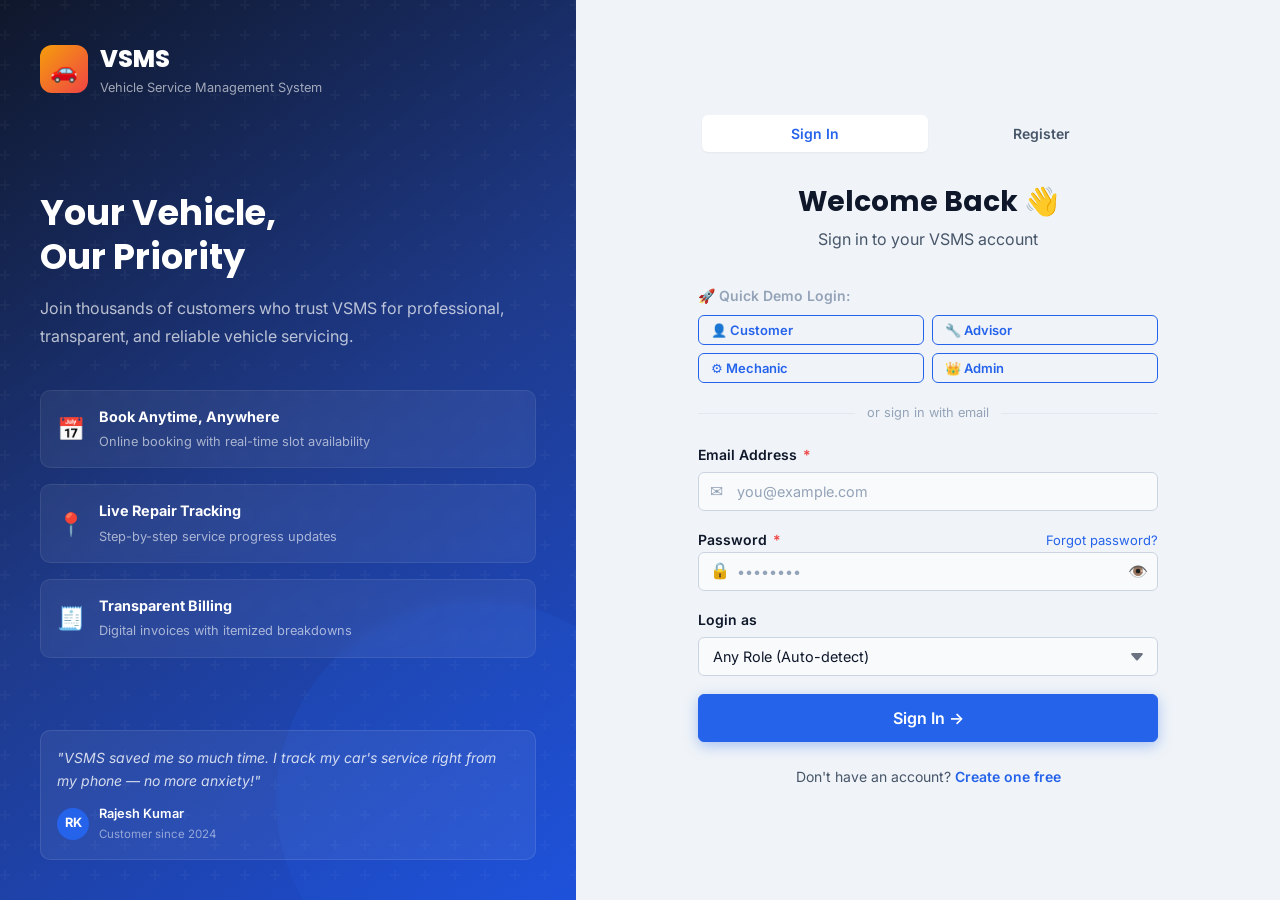
<file: customer.html>
<!DOCTYPE html>
<html lang="en">
<head>
  <meta charset="UTF-8">
  <meta name="viewport" content="width=device-width, initial-scale=1.0">
  <meta name="description" content="VSMS Customer Dashboard – Manage your vehicles, book services, and track repairs.">
  <title>Customer Dashboard – VSMS</title>
  <link rel="stylesheet" href="css/main.css">
  <link rel="stylesheet" href="css/dashboard.css">
</head>
<body>

<!-- Mobile Overlay -->
<div class="mobile-overlay" id="mobileOverlay" aria-hidden="true"></div>

<!-- ===== SIDEBAR ===== -->
<aside class="sidebar" id="sidebar" role="navigation" aria-label="Customer navigation">
  <a href="index.html" class="sidebar-logo" aria-label="VSMS Home">
    <div class="sidebar-logo-icon" aria-hidden="true">🚗</div>
    <div class="sidebar-logo-text">
      <h2>VSMS</h2>
      <span>Vehicle Service MS</span>
    </div>
  </a>

  <div class="sidebar-user">
    <div class="avatar" id="sidebarAvatar" aria-hidden="true">CU</div>
    <div class="sidebar-user-info">
      <div class="sidebar-user-name" id="sidebarName">Customer</div>
      <div class="sidebar-user-role">Customer Account</div>
    </div>
  </div>

  <nav class="sidebar-nav" aria-label="Dashboard sections">
    <div class="nav-section-title">Overview</div>
    <button class="nav-item active" data-view="dashboard"       data-tooltip="Dashboard">
      <span class="nav-icon" aria-hidden="true">📊</span>
      <span class="nav-label">Dashboard</span>
    </button>

    <div class="nav-section-title">Vehicles</div>
    <button class="nav-item" data-view="vehicles"     data-tooltip="My Vehicles">
      <span class="nav-icon" aria-hidden="true">🚗</span>
      <span class="nav-label">My Vehicles</span>
    </button>

    <div class="nav-section-title">Services</div>
    <button class="nav-item" data-view="book-service" data-tooltip="Book Service">
      <span class="nav-icon" aria-hidden="true">📅</span>
      <span class="nav-label">Book Service</span>
    </button>
    <button class="nav-item" data-view="appointments" data-tooltip="Appointments">
      <span class="nav-icon" aria-hidden="true">🗓️</span>
      <span class="nav-label">Appointments</span>
    </button>
    <button class="nav-item" data-view="tracking"     data-tooltip="Service Tracking">
      <span class="nav-icon" aria-hidden="true">📍</span>
      <span class="nav-label">Service Tracking</span>
    </button>
    <button class="nav-item" data-view="history"      data-tooltip="Service History">
      <span class="nav-icon" aria-hidden="true">📋</span>
      <span class="nav-label">Service History</span>
    </button>

    <div class="nav-section-title">Finance</div>
    <button class="nav-item" data-view="invoices"     data-tooltip="Invoices">
      <span class="nav-icon" aria-hidden="true">🧾</span>
      <span class="nav-label">Invoices</span>
    </button>
    <button class="nav-item" data-view="payments"     data-tooltip="Payments">
      <span class="nav-icon" aria-hidden="true">💳</span>
      <span class="nav-label">Payments</span>
    </button>

    <div class="nav-section-title">Account</div>
    <button class="nav-item" data-view="notifications" data-tooltip="Notifications">
      <span class="nav-icon" aria-hidden="true">🔔</span>
      <span class="nav-label">Notifications</span>
      <span class="nav-badge" id="sidebarNotifBadge">0</span>
    </button>
    <button class="nav-item" data-view="feedback"     data-tooltip="Feedback">
      <span class="nav-icon" aria-hidden="true">⭐</span>
      <span class="nav-label">Feedback</span>
    </button>
    <button class="nav-item" data-view="profile"      data-tooltip="Profile">
      <span class="nav-icon" aria-hidden="true">👤</span>
      <span class="nav-label">Profile</span>
    </button>
    <button class="nav-item" data-view="settings"     data-tooltip="Settings">
      <span class="nav-icon" aria-hidden="true">⚙️</span>
      <span class="nav-label">Settings</span>
    </button>
  </nav>

  <div class="sidebar-footer">
    <button class="nav-item" id="logoutBtn" data-tooltip="Logout">
      <span class="nav-icon" aria-hidden="true">🚪</span>
      <span class="nav-label">Logout</span>
    </button>
  </div>
</aside>

<!-- ===== TOP NAV ===== -->
<header class="topnav" id="topnav" role="banner">
  <button class="topnav-toggle" id="sidebarToggle" aria-label="Toggle sidebar" aria-expanded="true">☰</button>

  <div class="topnav-search" role="search">
    <span class="search-icon" aria-hidden="true">🔍</span>
    <input type="text" id="globalSearch" placeholder="Search vehicles, appointments…" aria-label="Global search">
  </div>

  <div class="topnav-actions">
    <button class="topnav-btn" id="themeToggle" aria-label="Toggle dark mode" title="Toggle theme">🌙</button>
    <div class="dropdown" style="position:relative">
      <button class="topnav-btn" id="notifBtn" aria-label="Notifications" aria-haspopup="true">
        🔔
        <span class="topnav-notif-count" id="notifCount" aria-label="unread notifications">0</span>
      </button>
      <div class="notif-panel" id="notifPanel" role="dialog" aria-label="Notifications">
        <div class="notif-header">
          <h4 style="margin:0">Notifications</h4>
          <button class="btn btn-sm btn-ghost" id="markAllRead">Mark all read</button>
        </div>
        <div class="notif-list" id="notifList"></div>
        <div class="notif-footer">
          <button class="btn btn-sm btn-outline-primary" onclick="switchView('notifications')">View All</button>
        </div>
      </div>
    </div>
    <div class="dropdown">
      <button class="topnav-user" id="userMenuBtn" aria-haspopup="true" aria-expanded="false">
        <div class="avatar" id="topnavAvatar" aria-hidden="true">CU</div>
        <div class="topnav-user-info">
          <div class="topnav-user-name" id="topnavName">Customer</div>
          <div class="topnav-user-role">Customer</div>
        </div>
        <span aria-hidden="true">▾</span>
      </button>
      <div class="dropdown-menu" id="userMenu" role="menu">
        <a href="#" onclick="switchView('profile')" role="menuitem">👤 My Profile</a>
        <a href="#" onclick="switchView('settings')" role="menuitem">⚙️ Settings</a>
        <div class="dropdown-divider"></div>
        <button onclick="Auth.logout()" role="menuitem">🚪 Logout</button>
      </div>
    </div>
  </div>
</header>

<!-- ===== MAIN CONTENT ===== -->
<main class="main-content" id="mainContent" role="main">

  <!-- ==================== DASHBOARD VIEW ==================== -->
  <div class="view active" id="view-dashboard">
    <div class="page-header">
      <nav class="breadcrumb" aria-label="Breadcrumb">
        <span>Customer</span><span class="breadcrumb-sep">›</span><span class="current">Dashboard</span>
      </nav>
      <div class="page-header-flex">
        <div>
          <h1 class="page-title">Welcome back, <span id="dashWelcomeName">Customer</span>! 👋</h1>
          <p class="page-subtitle">Here's an overview of your vehicle services</p>
        </div>
        <button class="btn btn-primary" onclick="switchView('book-service')" id="quickBookBtn">📅 Book Service</button>
      </div>
    </div>

    <!-- Stats Grid -->
    <div class="grid-stat mb-6" role="list" aria-label="Dashboard statistics">
      <div class="stat-card" style="color:var(--primary)" role="listitem">
        <div class="stat-icon" style="background:var(--primary-light)" aria-hidden="true">🚗</div>
        <div class="stat-info">
          <div class="stat-value" id="statVehicles">0</div>
          <div class="stat-label">My Vehicles</div>
        </div>
      </div>
      <div class="stat-card" style="color:var(--warning)" role="listitem">
        <div class="stat-icon" style="background:var(--warning-light)" aria-hidden="true">📅</div>
        <div class="stat-info">
          <div class="stat-value" id="statUpcoming">0</div>
          <div class="stat-label">Upcoming Appointments</div>
        </div>
      </div>
      <div class="stat-card" style="color:var(--info)" role="listitem">
        <div class="stat-icon" style="background:var(--info-light)" aria-hidden="true">🔧</div>
        <div class="stat-info">
          <div class="stat-value" id="statActive">0</div>
          <div class="stat-label">Active Services</div>
        </div>
      </div>
      <div class="stat-card" style="color:var(--success)" role="listitem">
        <div class="stat-icon" style="background:var(--success-light)" aria-hidden="true">✅</div>
        <div class="stat-info">
          <div class="stat-value" id="statCompleted">0</div>
          <div class="stat-label">Completed Services</div>
        </div>
      </div>
      <div class="stat-card" style="color:var(--danger)" role="listitem">
        <div class="stat-icon" style="background:var(--danger-light)" aria-hidden="true">💳</div>
        <div class="stat-info">
          <div class="stat-value" id="statPending">0</div>
          <div class="stat-label">Pending Payments</div>
        </div>
      </div>
    </div>

    <!-- Quick Actions -->
    <div class="section-header mb-3">
      <h2 class="section-title">Quick Actions</h2>
    </div>
    <div class="quick-actions mb-6" role="list" aria-label="Quick actions">
      <button class="quick-action-card" onclick="switchView('book-service')" role="listitem">
        <div class="quick-action-icon" aria-hidden="true">📅</div>
        <div class="quick-action-label">Book Service</div>
      </button>
      <button class="quick-action-card" onclick="switchView('vehicles')" role="listitem">
        <div class="quick-action-icon" aria-hidden="true">🚗</div>
        <div class="quick-action-label">Add Vehicle</div>
      </button>
      <button class="quick-action-card" onclick="switchView('tracking')" role="listitem">
        <div class="quick-action-icon" aria-hidden="true">📍</div>
        <div class="quick-action-label">Track Service</div>
      </button>
      <button class="quick-action-card" onclick="switchView('invoices')" role="listitem">
        <div class="quick-action-icon" aria-hidden="true">🧾</div>
        <div class="quick-action-label">View Invoices</div>
      </button>
      <button class="quick-action-card" onclick="switchView('history')" role="listitem">
        <div class="quick-action-icon" aria-hidden="true">📋</div>
        <div class="quick-action-label">Service History</div>
      </button>
      <button class="quick-action-card" onclick="switchView('feedback')" role="listitem">
        <div class="quick-action-icon" aria-hidden="true">⭐</div>
        <div class="quick-action-label">Leave Feedback</div>
      </button>
    </div>

    <!-- Recent Appointments + Vehicles -->
    <div class="grid-2">
      <div class="card">
        <div class="card-header">
          <div>
            <h3 class="card-title">Recent Appointments</h3>
            <p class="card-subtitle">Your latest service bookings</p>
          </div>
          <button class="btn btn-sm btn-outline-primary" onclick="switchView('appointments')">View All</button>
        </div>
        <div class="card-body" style="padding:0">
          <div id="recentAppointments"></div>
        </div>
      </div>
      <div class="card">
        <div class="card-header">
          <div>
            <h3 class="card-title">My Vehicles</h3>
            <p class="card-subtitle">Registered vehicles</p>
          </div>
          <button class="btn btn-sm btn-primary" onclick="switchView('vehicles')">+ Add Vehicle</button>
        </div>
        <div class="card-body" style="padding:0">
          <div id="dashboardVehicles"></div>
        </div>
      </div>
    </div>
  </div>

  <!-- ==================== VEHICLES VIEW ==================== -->
  <div class="view" id="view-vehicles">
    <div class="page-header">
      <nav class="breadcrumb" aria-label="Breadcrumb"><span>Customer</span><span class="breadcrumb-sep">›</span><span class="current">My Vehicles</span></nav>
      <div class="page-header-flex">
        <div>
          <h1 class="page-title">My Vehicles</h1>
          <p class="page-subtitle">Manage your registered vehicles</p>
        </div>
        <button class="btn btn-primary" id="addVehicleBtn">🚗 Add Vehicle</button>
      </div>
    </div>
    <div class="search-bar">
      <div class="search-input-wrap">
        <span class="search-icon" aria-hidden="true">🔍</span>
        <input type="text" id="vehicleSearch" class="form-control" placeholder="Search by registration, model…" aria-label="Search vehicles">
      </div>
    </div>
    <div id="vehiclesContainer"></div>
  </div>

  <!-- ==================== BOOK SERVICE VIEW ==================== -->
  <div class="view" id="view-book-service">
    <div class="page-header">
      <nav class="breadcrumb" aria-label="Breadcrumb"><span>Customer</span><span class="breadcrumb-sep">›</span><span class="current">Book Service</span></nav>
      <h1 class="page-title">Book a Service</h1>
      <p class="page-subtitle">Schedule your vehicle service appointment</p>
    </div>
    <div class="grid-2">
      <div class="card">
        <div class="card-header"><h3 class="card-title">📅 New Appointment</h3></div>
        <div class="card-body">
          <form id="bookingForm" novalidate aria-label="Service booking form">
            <div class="form-group">
              <label class="form-label" for="book-vehicle">Select Vehicle <span class="required">*</span></label>
              <select id="book-vehicle" name="vehicleId" class="form-control form-select" required aria-required="true">
                <option value="">-- Select your vehicle --</option>
              </select>
            </div>
            <div class="form-group">
              <label class="form-label" for="book-service">Select Service <span class="required">*</span></label>
              <select id="book-service" name="serviceId" class="form-control form-select" required aria-required="true">
                <option value="">-- Select service type --</option>
              </select>
            </div>
            <div class="form-group">
              <label class="form-label" for="book-center">Service Center <span class="required">*</span></label>
              <select id="book-center" name="serviceCenter" class="form-control form-select" required aria-required="true">
                <option value="">-- Select center --</option>
                <option value="Bangalore Main">Bangalore Main Center</option>
                <option value="Bangalore East">Bangalore East Center</option>
                <option value="Chennai Branch">Chennai Branch</option>
                <option value="Hyderabad Branch">Hyderabad Branch</option>
                <option value="Mumbai Branch">Mumbai Branch</option>
              </select>
            </div>
            <div class="form-row">
              <div class="form-group">
                <label class="form-label" for="book-date">Preferred Date <span class="required">*</span></label>
                <input type="date" id="book-date" name="date" class="form-control" required aria-required="true">
              </div>
              <div class="form-group">
                <label class="form-label" for="book-time">Preferred Time <span class="required">*</span></label>
                <select id="book-time" name="time" class="form-control form-select" required aria-required="true">
                  <option value="">-- Select time --</option>
                  <option value="09:00">09:00 AM</option>
                  <option value="10:00">10:00 AM</option>
                  <option value="11:00">11:00 AM</option>
                  <option value="12:00">12:00 PM</option>
                  <option value="14:00">02:00 PM</option>
                  <option value="15:00">03:00 PM</option>
                  <option value="16:00">04:00 PM</option>
                </select>
              </div>
            </div>
            <div class="form-group">
              <label class="form-label" for="book-notes">Problem Description</label>
              <textarea id="book-notes" name="notes" class="form-control" rows="3" placeholder="Describe the issue or reason for service…" aria-label="Problem description"></textarea>
            </div>
            <div id="servicePreview" class="alert alert-info hidden" style="margin-bottom:16px"></div>
            <button type="submit" class="btn btn-primary btn-block btn-lg" id="bookSubmitBtn">📅 Confirm Booking</button>
          </form>
        </div>
      </div>
      <div>
        <div class="card mb-4">
          <div class="card-header"><h3 class="card-title">💡 Available Services</h3></div>
          <div class="card-body" style="padding:0">
            <div id="servicesListPreview"></div>
          </div>
        </div>
        <div class="card">
          <div class="card-header"><h3 class="card-title">📋 Booking Guidelines</h3></div>
          <div class="card-body">
            <ul style="display:flex;flex-direction:column;gap:10px;font-size:.875rem;color:var(--text-secondary)">
              <li>✅ Book at least 1 day in advance</li>
              <li>✅ Vehicle must be registered in your account</li>
              <li>✅ You'll receive a confirmation notification</li>
              <li>✅ Free rescheduling up to 24h before appointment</li>
              <li>✅ Bring your vehicle on time for check-in</li>
              <li>✅ Emergency services available – call our hotline</li>
            </ul>
          </div>
        </div>
      </div>
    </div>
  </div>

  <!-- ==================== APPOINTMENTS VIEW ==================== -->
  <div class="view" id="view-appointments">
    <div class="page-header">
      <nav class="breadcrumb" aria-label="Breadcrumb"><span>Customer</span><span class="breadcrumb-sep">›</span><span class="current">Appointments</span></nav>
      <div class="page-header-flex">
        <div>
          <h1 class="page-title">My Appointments</h1>
          <p class="page-subtitle">View and manage your service appointments</p>
        </div>
        <button class="btn btn-primary" onclick="switchView('book-service')">+ Book New</button>
      </div>
    </div>
    <div class="search-bar">
      <div class="search-input-wrap">
        <span class="search-icon" aria-hidden="true">🔍</span>
        <input type="text" id="aptSearch" class="form-control" placeholder="Search appointments…" aria-label="Search appointments">
      </div>
      <select id="aptStatusFilter" class="form-control form-select" style="max-width:160px" aria-label="Filter by status">
        <option value="">All Status</option>
        <option value="Pending">Pending</option>
        <option value="Confirmed">Confirmed</option>
        <option value="Checked-In">Checked-In</option>
        <option value="Completed">Completed</option>
        <option value="Cancelled">Cancelled</option>
      </select>
    </div>
    <div class="card">
      <div class="table-container">
        <table class="table" aria-label="Appointments table">
          <thead>
            <tr>
              <th scope="col">Appt ID</th>
              <th scope="col">Vehicle</th>
              <th scope="col">Service</th>
              <th scope="col">Date & Time</th>
              <th scope="col">Center</th>
              <th scope="col">Status</th>
              <th scope="col">Actions</th>
            </tr>
          </thead>
          <tbody id="appointmentsTableBody"></tbody>
        </table>
      </div>
      <div id="aptPagination" class="card-footer"></div>
    </div>
  </div>

  <!-- ==================== TRACKING VIEW ==================== -->
  <div class="view" id="view-tracking">
    <div class="page-header">
      <nav class="breadcrumb" aria-label="Breadcrumb"><span>Customer</span><span class="breadcrumb-sep">›</span><span class="current">Service Tracking</span></nav>
      <h1 class="page-title">Service Tracking</h1>
      <p class="page-subtitle">Track your vehicle's service progress in real-time</p>
    </div>
    <div id="trackingContainer"></div>
  </div>

  <!-- ==================== HISTORY VIEW ==================== -->
  <div class="view" id="view-history">
    <div class="page-header">
      <nav class="breadcrumb" aria-label="Breadcrumb"><span>Customer</span><span class="breadcrumb-sep">›</span><span class="current">Service History</span></nav>
      <h1 class="page-title">Service History</h1>
      <p class="page-subtitle">View all past services for your vehicles</p>
    </div>
    <div class="search-bar">
      <div class="search-input-wrap">
        <span class="search-icon" aria-hidden="true">🔍</span>
        <input type="text" id="histSearch" class="form-control" placeholder="Search history…" aria-label="Search history">
      </div>
      <select id="histVehicleFilter" class="form-control form-select" style="max-width:200px" aria-label="Filter by vehicle">
        <option value="">All Vehicles</option>
      </select>
      <input type="date" id="histDateFrom" class="form-control" style="max-width:150px" aria-label="From date">
      <input type="date" id="histDateTo"   class="form-control" style="max-width:150px" aria-label="To date">
    </div>
    <div class="card">
      <div class="table-container">
        <table class="table" aria-label="Service history table">
          <thead>
            <tr>
              <th scope="col">Job Card</th>
              <th scope="col">Vehicle</th>
              <th scope="col">Service</th>
              <th scope="col">Date</th>
              <th scope="col">Mechanic</th>
              <th scope="col">Cost</th>
              <th scope="col">Status</th>
              <th scope="col">Actions</th>
            </tr>
          </thead>
          <tbody id="historyTableBody"></tbody>
        </table>
      </div>
      <div id="histPagination" class="card-footer"></div>
    </div>
  </div>

  <!-- ==================== INVOICES VIEW ==================== -->
  <div class="view" id="view-invoices">
    <div class="page-header">
      <nav class="breadcrumb" aria-label="Breadcrumb"><span>Customer</span><span class="breadcrumb-sep">›</span><span class="current">Invoices</span></nav>
      <h1 class="page-title">Invoices</h1>
      <p class="page-subtitle">View and download your service invoices</p>
    </div>
    <div id="invoicesContainer"></div>
  </div>

  <!-- ==================== PAYMENTS VIEW ==================== -->
  <div class="view" id="view-payments">
    <div class="page-header">
      <nav class="breadcrumb" aria-label="Breadcrumb"><span>Customer</span><span class="breadcrumb-sep">›</span><span class="current">Payments</span></nav>
      <h1 class="page-title">Payments</h1>
      <p class="page-subtitle">Your payment history and pending dues</p>
    </div>
    <div id="paymentsContainer"></div>
  </div>

  <!-- ==================== NOTIFICATIONS VIEW ==================== -->
  <div class="view" id="view-notifications">
    <div class="page-header">
      <nav class="breadcrumb" aria-label="Breadcrumb"><span>Customer</span><span class="breadcrumb-sep">›</span><span class="current">Notifications</span></nav>
      <div class="page-header-flex">
        <h1 class="page-title">Notifications</h1>
        <button class="btn btn-outline-secondary btn-sm" id="markAllReadBtn">✓ Mark All Read</button>
      </div>
    </div>
    <div id="notificationsContainer"></div>
  </div>

  <!-- ==================== FEEDBACK VIEW ==================== -->
  <div class="view" id="view-feedback">
    <div class="page-header">
      <nav class="breadcrumb" aria-label="Breadcrumb"><span>Customer</span><span class="breadcrumb-sep">›</span><span class="current">Feedback</span></nav>
      <h1 class="page-title">Feedback & Ratings</h1>
      <p class="page-subtitle">Share your experience with our service</p>
    </div>
    <div class="grid-2">
      <div class="card">
        <div class="card-header"><h3 class="card-title">⭐ Submit Feedback</h3></div>
        <div class="card-body">
          <form id="feedbackForm" novalidate aria-label="Feedback form">
            <div class="form-group">
              <label class="form-label" for="fb-appointment">Select Appointment <span class="required">*</span></label>
              <select id="fb-appointment" name="appointmentId" class="form-control form-select" required aria-required="true">
                <option value="">-- Select completed appointment --</option>
              </select>
            </div>
            <div class="form-group">
              <label class="form-label">Rating <span class="required">*</span></label>
              <div class="star-rating" id="starRating" role="radiogroup" aria-label="Service rating">
                <button type="button" data-star="1" aria-label="1 star">⭐</button>
                <button type="button" data-star="2" aria-label="2 stars">⭐</button>
                <button type="button" data-star="3" aria-label="3 stars">⭐</button>
                <button type="button" data-star="4" aria-label="4 stars">⭐</button>
                <button type="button" data-star="5" aria-label="5 stars">⭐</button>
              </div>
              <input type="hidden" id="fb-rating" name="rating" value="0">
              <div class="form-hint" id="ratingText">Click to rate</div>
            </div>
            <div class="form-group">
              <label class="form-label" for="fb-comment">Your Review <span class="required">*</span></label>
              <textarea id="fb-comment" name="comment" class="form-control" rows="4" placeholder="Tell us about your experience…" required aria-required="true"></textarea>
            </div>
            <button type="submit" class="btn btn-primary btn-block" id="fbSubmitBtn">Submit Feedback</button>
          </form>
        </div>
      </div>
      <div class="card">
        <div class="card-header"><h3 class="card-title">📝 My Reviews</h3></div>
        <div id="myFeedbackList" style="padding:0"></div>
      </div>
    </div>
  </div>

  <!-- ==================== PROFILE VIEW ==================== -->
  <div class="view" id="view-profile">
    <div class="page-header">
      <nav class="breadcrumb" aria-label="Breadcrumb"><span>Customer</span><span class="breadcrumb-sep">›</span><span class="current">Profile</span></nav>
      <h1 class="page-title">My Profile</h1>
    </div>
    <div class="grid-2">
      <div class="card">
        <div class="card-header"><h3 class="card-title">👤 Personal Information</h3></div>
        <div class="card-body">
          <div style="text-align:center;margin-bottom:24px">
            <div class="avatar avatar-xl" id="profileAvatar" style="margin:0 auto" aria-hidden="true">CU</div>
            <h3 id="profileName" style="margin-top:12px">Customer</h3>
            <p class="text-muted" id="profileEmail">email@example.com</p>
            <span class="badge badge-success mt-2">Active Account</span>
          </div>
          <form id="profileForm" novalidate aria-label="Profile update form">
            <div class="form-group">
              <label class="form-label" for="prof-name">Full Name <span class="required">*</span></label>
              <input type="text" id="prof-name" name="name" class="form-control" required aria-required="true">
            </div>
            <div class="form-group">
              <label class="form-label" for="prof-email">Email <span class="required">*</span></label>
              <input type="email" id="prof-email" name="email" class="form-control" required aria-required="true">
            </div>
            <div class="form-group">
              <label class="form-label" for="prof-phone">Phone <span class="required">*</span></label>
              <input type="tel" id="prof-phone" name="phone" class="form-control" required aria-required="true">
            </div>
            <div class="form-group">
              <label class="form-label" for="prof-address">Address</label>
              <textarea id="prof-address" name="address" class="form-control" rows="2"></textarea>
            </div>
            <button type="submit" class="btn btn-primary" id="profileSaveBtn">Save Changes</button>
          </form>
        </div>
      </div>
      <div class="card">
        <div class="card-header"><h3 class="card-title">🔐 Change Password</h3></div>
        <div class="card-body">
          <form id="passwordForm" novalidate aria-label="Change password form">
            <div class="form-group">
              <label class="form-label" for="pw-current">Current Password <span class="required">*</span></label>
              <input type="password" id="pw-current" name="current" class="form-control" required aria-required="true" placeholder="Enter current password">
            </div>
            <div class="form-group">
              <label class="form-label" for="pw-new">New Password <span class="required">*</span></label>
              <input type="password" id="pw-new" name="newPass" class="form-control" required aria-required="true" placeholder="Minimum 8 characters">
            </div>
            <div class="form-group">
              <label class="form-label" for="pw-confirm">Confirm New Password <span class="required">*</span></label>
              <input type="password" id="pw-confirm" name="confirmPass" class="form-control" required aria-required="true" placeholder="Re-enter new password">
            </div>
            <button type="submit" class="btn btn-warning">Update Password</button>
          </form>
        </div>
      </div>
    </div>
  </div>

  <!-- ==================== SETTINGS VIEW ==================== -->
  <div class="view" id="view-settings">
    <div class="page-header">
      <nav class="breadcrumb" aria-label="Breadcrumb"><span>Customer</span><span class="breadcrumb-sep">›</span><span class="current">Settings</span></nav>
      <h1 class="page-title">Settings</h1>
    </div>
    <div class="grid-2">
      <div class="card">
        <div class="card-header"><h3 class="card-title">🎨 Appearance</h3></div>
        <div class="card-body" style="display:flex;flex-direction:column;gap:20px">
          <div style="display:flex;justify-content:space-between;align-items:center">
            <div>
              <div class="font-semibold">Dark Mode</div>
              <div class="text-sm text-muted">Switch between light and dark theme</div>
            </div>
            <label class="toggle-switch" aria-label="Toggle dark mode">
              <input type="checkbox" id="darkModeSwitch">
              <span class="toggle-slider"></span>
            </label>
          </div>
          <div class="divider"></div>
          <div>
            <div class="font-semibold mb-2">Language</div>
            <select class="form-control form-select" id="langSelect" aria-label="Select language">
              <option value="en">English</option>
              <option value="hi">हिन्दी (Hindi)</option>
              <option value="ta">தமிழ் (Tamil)</option>
              <option value="te">తెలుగు (Telugu)</option>
            </select>
          </div>
        </div>
      </div>
      <div class="card">
        <div class="card-header"><h3 class="card-title">🔔 Notification Preferences</h3></div>
        <div class="card-body" style="display:flex;flex-direction:column;gap:16px">
          <div style="display:flex;justify-content:space-between;align-items:center">
            <div class="text-sm font-semibold">Appointment Reminders</div>
            <input type="checkbox" id="notif-appointment" checked aria-label="Appointment reminders">
          </div>
          <div style="display:flex;justify-content:space-between;align-items:center">
            <div class="text-sm font-semibold">Repair Status Updates</div>
            <input type="checkbox" id="notif-status" checked aria-label="Status updates">
          </div>
          <div style="display:flex;justify-content:space-between;align-items:center">
            <div class="text-sm font-semibold">Invoice Notifications</div>
            <input type="checkbox" id="notif-invoice" checked aria-label="Invoice notifications">
          </div>
          <div style="display:flex;justify-content:space-between;align-items:center">
            <div class="text-sm font-semibold">Payment Confirmations</div>
            <input type="checkbox" id="notif-payment" checked aria-label="Payment confirmations">
          </div>
          <div style="display:flex;justify-content:space-between;align-items:center">
            <div class="text-sm font-semibold">Service Reminders</div>
            <input type="checkbox" id="notif-reminder" checked aria-label="Service reminders">
          </div>
          <button class="btn btn-primary btn-sm" id="saveSettingsBtn">Save Preferences</button>
        </div>
      </div>
    </div>
  </div>

</main>

<!-- ===== MODALS ===== -->

<!-- Add/Edit Vehicle Modal -->
<div class="modal-overlay" id="vehicleModal" role="dialog" aria-modal="true" aria-labelledby="vehicleModalTitle">
  <div class="modal">
    <div class="modal-header">
      <h3 id="vehicleModalTitle">Add Vehicle</h3>
      <button class="modal-close" onclick="Modal.close('vehicleModal')" aria-label="Close modal">✕</button>
    </div>
    <div class="modal-body">
      <form id="vehicleForm" novalidate aria-label="Vehicle form">
        <input type="hidden" id="vehicle-id" name="id">
        <div class="form-row">
          <div class="form-group">
            <label class="form-label" for="veh-reg">Registration Number <span class="required">*</span></label>
            <input type="text" id="veh-reg" name="registrationNo" class="form-control" placeholder="KA-01-AB-1234" required aria-required="true">
          </div>
          <div class="form-group">
            <label class="form-label" for="veh-model">Vehicle Model <span class="required">*</span></label>
            <input type="text" id="veh-model" name="model" class="form-control" placeholder="e.g. Maruti Swift" required aria-required="true">
          </div>
        </div>
        <div class="form-row">
          <div class="form-group">
            <label class="form-label" for="veh-type">Vehicle Type <span class="required">*</span></label>
            <select id="veh-type" name="type" class="form-control form-select" required aria-required="true">
              <option value="">Select type</option>
              <option value="Hatchback">Hatchback</option>
              <option value="Sedan">Sedan</option>
              <option value="SUV">SUV</option>
              <option value="MUV">MUV</option>
              <option value="Truck">Truck</option>
              <option value="Van">Van</option>
              <option value="Motorcycle">Motorcycle</option>
            </select>
          </div>
          <div class="form-group">
            <label class="form-label" for="veh-year">Manufacturing Year <span class="required">*</span></label>
            <input type="number" id="veh-year" name="year" class="form-control" placeholder="2020" min="1990" required aria-required="true">
          </div>
        </div>
        <div class="form-row">
          <div class="form-group">
            <label class="form-label" for="veh-fuel">Fuel Type <span class="required">*</span></label>
            <select id="veh-fuel" name="fuelType" class="form-control form-select" required aria-required="true">
              <option value="">Select fuel type</option>
              <option value="Petrol">Petrol</option>
              <option value="Diesel">Diesel</option>
              <option value="Electric">Electric</option>
              <option value="CNG">CNG</option>
              <option value="Hybrid">Hybrid</option>
            </select>
          </div>
          <div class="form-group">
            <label class="form-label" for="veh-color">Color</label>
            <input type="text" id="veh-color" name="color" class="form-control" placeholder="e.g. White">
          </div>
        </div>
        <div class="form-group">
          <label class="form-label" for="veh-mileage">Current Mileage (km)</label>
          <input type="number" id="veh-mileage" name="mileage" class="form-control" placeholder="35000">
        </div>
      </form>
    </div>
    <div class="modal-footer">
      <button class="btn btn-secondary" onclick="Modal.close('vehicleModal')">Cancel</button>
      <button class="btn btn-primary" id="vehicleSaveBtn">Save Vehicle</button>
    </div>
  </div>
</div>

<!-- Appointment Detail Modal -->
<div class="modal-overlay" id="aptDetailModal" role="dialog" aria-modal="true" aria-labelledby="aptDetailTitle">
  <div class="modal modal-lg">
    <div class="modal-header">
      <h3 id="aptDetailTitle">Appointment Details</h3>
      <button class="modal-close" onclick="Modal.close('aptDetailModal')" aria-label="Close">✕</button>
    </div>
    <div class="modal-body" id="aptDetailContent"></div>
  </div>
</div>

<!-- Reschedule Modal -->
<div class="modal-overlay" id="rescheduleModal" role="dialog" aria-modal="true" aria-labelledby="rescheduleTitle">
  <div class="modal modal-sm">
    <div class="modal-header">
      <h3 id="rescheduleTitle">Reschedule Appointment</h3>
      <button class="modal-close" onclick="Modal.close('rescheduleModal')" aria-label="Close">✕</button>
    </div>
    <div class="modal-body">
      <input type="hidden" id="reschedule-apt-id">
      <div class="form-group">
        <label class="form-label" for="reschedule-date">New Date <span class="required">*</span></label>
        <input type="date" id="reschedule-date" class="form-control" required>
      </div>
      <div class="form-group">
        <label class="form-label" for="reschedule-time">New Time <span class="required">*</span></label>
        <select id="reschedule-time" class="form-control form-select" required>
          <option value="">-- Select time --</option>
          <option value="09:00">09:00 AM</option>
          <option value="10:00">10:00 AM</option>
          <option value="11:00">11:00 AM</option>
          <option value="12:00">12:00 PM</option>
          <option value="14:00">02:00 PM</option>
          <option value="15:00">03:00 PM</option>
          <option value="16:00">04:00 PM</option>
        </select>
      </div>
    </div>
    <div class="modal-footer">
      <button class="btn btn-secondary" onclick="Modal.close('rescheduleModal')">Cancel</button>
      <button class="btn btn-primary" id="confirmReschedule">Reschedule</button>
    </div>
  </div>
</div>

<!-- Invoice Detail Modal -->
<div class="modal-overlay" id="invoiceModal" role="dialog" aria-modal="true" aria-labelledby="invoiceModalTitle">
  <div class="modal modal-lg">
    <div class="modal-header">
      <h3 id="invoiceModalTitle">Invoice Details</h3>
      <button class="modal-close" onclick="Modal.close('invoiceModal')" aria-label="Close">✕</button>
    </div>
    <div class="modal-body" id="invoiceContent"></div>
    <div class="modal-footer">
      <button class="btn btn-secondary" onclick="printElement('invoiceContent')">🖨️ Print</button>
      <button class="btn btn-primary" id="payInvoiceBtn" onclick="openPaymentModal()">💳 Pay Now</button>
    </div>
  </div>
</div>

<!-- Payment Modal -->
<div class="modal-overlay" id="paymentModal" role="dialog" aria-modal="true" aria-labelledby="paymentModalTitle">
  <div class="modal">
    <div class="modal-header">
      <h3 id="paymentModalTitle">💳 Process Payment</h3>
      <button class="modal-close" onclick="Modal.close('paymentModal')" aria-label="Close">✕</button>
    </div>
    <div class="modal-body" id="paymentContent"></div>
  </div>
</div>

<div id="toast-container" aria-live="polite" aria-atomic="true"></div>

<script src="js/storage.js"></script>
<script src="js/utils.js"></script>
<script src="js/seed.js"></script>
<script src="js/auth.js"></script>
<script src="js/customer.js"></script>
</body>
</html>
</file>
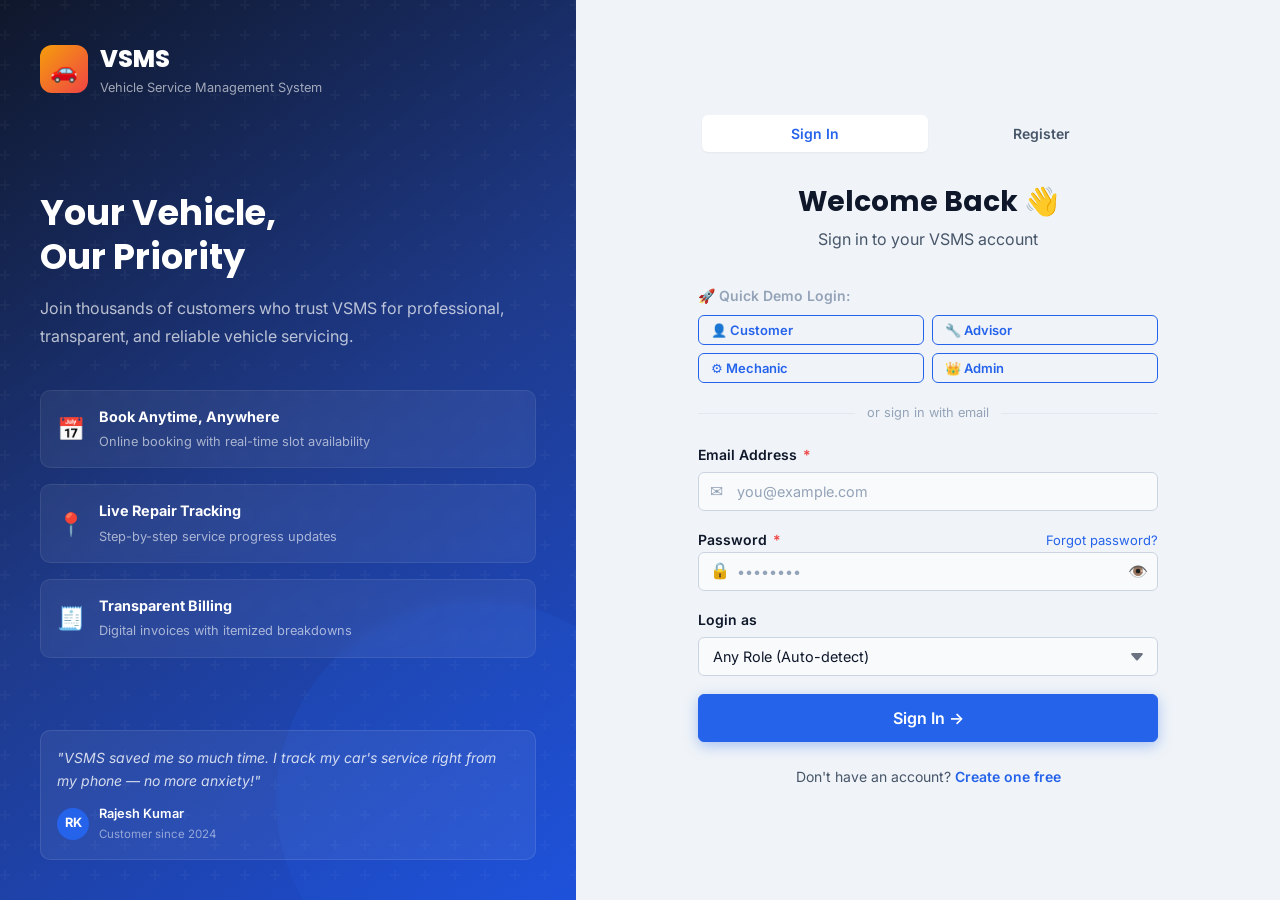
<file: login.html>
<!DOCTYPE html>
<html lang="en">
<head>
  <meta charset="UTF-8">
  <meta name="viewport" content="width=device-width, initial-scale=1.0">
  <meta name="description" content="Sign in or create your VSMS account to manage vehicle services.">
  <title>Login / Register – VSMS</title>
  <link rel="stylesheet" href="css/main.css">
  <link rel="stylesheet" href="css/auth.css">
</head>
<body>

<div class="auth-page">
  <!-- ===== LEFT PANEL ===== -->
  <div class="auth-left" role="complementary" aria-label="Platform information">
    <div class="auth-brand">
      <a href="index.html" class="auth-brand-logo" aria-label="VSMS Home">
        <div class="auth-brand-icon" aria-hidden="true">🚗</div>
        <div>
          <div class="auth-brand-name">VSMS</div>
          <div class="auth-brand-tagline">Vehicle Service Management System</div>
        </div>
      </a>
    </div>

    <div class="auth-hero">
      <h1>Your Vehicle,<br>Our Priority</h1>
      <p>Join thousands of customers who trust VSMS for professional, transparent, and reliable vehicle servicing.</p>
      <div class="auth-features">
        <div class="auth-feature">
          <div class="auth-feature-icon" aria-hidden="true">📅</div>
          <div class="auth-feature-text">
            <strong>Book Anytime, Anywhere</strong>
            <span>Online booking with real-time slot availability</span>
          </div>
        </div>
        <div class="auth-feature">
          <div class="auth-feature-icon" aria-hidden="true">📍</div>
          <div class="auth-feature-text">
            <strong>Live Repair Tracking</strong>
            <span>Step-by-step service progress updates</span>
          </div>
        </div>
        <div class="auth-feature">
          <div class="auth-feature-icon" aria-hidden="true">🧾</div>
          <div class="auth-feature-text">
            <strong>Transparent Billing</strong>
            <span>Digital invoices with itemized breakdowns</span>
          </div>
        </div>
      </div>
    </div>

    <div class="auth-bottom">
      <div class="auth-testimonial">
        <p>"VSMS saved me so much time. I track my car's service right from my phone — no more anxiety!"</p>
        <div class="auth-testimonial-author">
          <div class="auth-testimonial-avatar" aria-hidden="true">RK</div>
          <div>
            <div class="auth-testimonial-name">Rajesh Kumar</div>
            <div class="auth-testimonial-title">Customer since 2024</div>
          </div>
        </div>
      </div>
    </div>
  </div>

  <!-- ===== RIGHT PANEL ===== -->
  <div class="auth-right">
    <div class="auth-card">

      <!-- Tabs -->
      <div class="auth-tabs" role="tablist" aria-label="Authentication options">
        <button class="auth-tab-btn active" id="tab-login"    role="tab" aria-selected="true"  aria-controls="login-form-wrap">Sign In</button>
        <button class="auth-tab-btn"         id="tab-register" role="tab" aria-selected="false" aria-controls="register-form-wrap">Register</button>
      </div>

      <!-- ===== LOGIN FORM ===== -->
      <div id="login-form-wrap" role="tabpanel" aria-labelledby="tab-login">
        <div class="auth-card-header">
          <h2>Welcome Back 👋</h2>
          <p>Sign in to your VSMS account</p>
        </div>

        <!-- Quick Login Buttons -->
        <div style="margin-bottom:16px">
          <p class="text-sm text-muted mb-2" style="font-weight:600">🚀 Quick Demo Login:</p>
          <div style="display:grid;grid-template-columns:1fr 1fr;gap:8px">
            <button class="btn btn-sm btn-outline-primary" onclick="quickLogin('customer')" id="demo-customer">👤 Customer</button>
            <button class="btn btn-sm btn-outline-primary" onclick="quickLogin('advisor')"  id="demo-advisor">🔧 Advisor</button>
            <button class="btn btn-sm btn-outline-primary" onclick="quickLogin('mechanic')" id="demo-mechanic">⚙️ Mechanic</button>
            <button class="btn btn-sm btn-outline-primary" onclick="quickLogin('admin')"    id="demo-admin">👑 Admin</button>
          </div>
        </div>

        <div class="auth-divider"><span>or sign in with email</span></div>

        <div id="login-error" class="alert alert-danger mb-3 hidden" role="alert">
          <span>⚠️</span> <span id="login-error-msg"></span>
        </div>

        <form id="login-form" class="auth-form" novalidate aria-label="Login form">
          <div class="form-group">
            <label class="form-label" for="login-email">Email Address <span class="required" aria-hidden="true">*</span></label>
            <div class="input-icon-wrap">
              <span class="input-icon" aria-hidden="true">✉️</span>
              <input type="email" id="login-email" name="email" class="form-control"
                     placeholder="you@example.com" required aria-required="true" autocomplete="email">
            </div>
          </div>
          <div class="form-group">
            <div style="display:flex;justify-content:space-between;align-items:center">
              <label class="form-label" for="login-password" style="margin-bottom:0">Password <span class="required" aria-hidden="true">*</span></label>
              <a href="#" id="forgot-link" style="font-size:.8125rem">Forgot password?</a>
            </div>
            <div class="input-icon-wrap" style="display:flex;align-items:center;gap:0">
              <span class="input-icon" aria-hidden="true">🔒</span>
              <input type="password" id="login-password" name="password" class="form-control"
                     placeholder="••••••••" required aria-required="true" autocomplete="current-password" style="padding-right:40px">
              <button type="button" class="pw-toggle" style="position:absolute;right:10px;background:none;border:none;font-size:1rem;cursor:pointer" aria-label="Toggle password visibility">👁️</button>
            </div>
          </div>
          <div class="form-group">
            <label class="form-label" for="login-role">Login as</label>
            <select id="login-role" name="role" class="form-control form-select" aria-label="Select your role">
              <option value="">Any Role (Auto-detect)</option>
              <option value="customer">Customer</option>
              <option value="advisor">Service Advisor</option>
              <option value="mechanic">Mechanic</option>
              <option value="admin">Administrator</option>
            </select>
          </div>
          <button type="submit" class="btn btn-primary btn-block btn-lg" id="login-submit">Sign In →</button>
        </form>

        <p class="auth-footer">Don't have an account? <a href="#" id="goto-register">Create one free</a></p>
      </div>

      <!-- ===== REGISTER FORM ===== -->
      <div id="register-form-wrap" class="hidden" role="tabpanel" aria-labelledby="tab-register">
        <div class="auth-card-header">
          <h2>Create Account 🚗</h2>
          <p>Join VSMS and manage your vehicle services</p>
        </div>

        <form id="register-form" class="auth-form" novalidate aria-label="Registration form">
          <!-- Role Selector -->
          <div class="form-group">
            <label class="form-label">I am a <span class="required" aria-hidden="true">*</span></label>
            <div class="role-selector" role="radiogroup" aria-label="Select account type">
              <label class="role-option selected" for="role-customer">
                <input type="radio" id="role-customer" name="role" value="customer" checked>
                <span class="role-icon" aria-hidden="true">👤</span>
                <span class="role-name">Customer</span>
              </label>
              <label class="role-option" for="role-advisor">
                <input type="radio" id="role-advisor" name="role" value="advisor">
                <span class="role-icon" aria-hidden="true">🔧</span>
                <span class="role-name">Advisor</span>
              </label>
              <label class="role-option" for="role-mechanic">
                <input type="radio" id="role-mechanic" name="role" value="mechanic">
                <span class="role-icon" aria-hidden="true">⚙️</span>
                <span class="role-name">Mechanic</span>
              </label>
              <label class="role-option" for="role-admin">
                <input type="radio" id="role-admin" name="role" value="admin">
                <span class="role-icon" aria-hidden="true">👑</span>
                <span class="role-name">Admin</span>
              </label>
            </div>
          </div>

          <div class="form-row">
            <div class="form-group">
              <label class="form-label" for="reg-name">Full Name <span class="required" aria-hidden="true">*</span></label>
              <input type="text" id="reg-name" name="name" class="form-control" placeholder="John Doe" required aria-required="true" autocomplete="name">
            </div>
            <div class="form-group">
              <label class="form-label" for="reg-phone">Phone <span class="required" aria-hidden="true">*</span></label>
              <input type="tel" id="reg-phone" name="phone" class="form-control" placeholder="9876543210" required aria-required="true" autocomplete="tel" maxlength="10">
            </div>
          </div>
          <div class="form-group">
            <label class="form-label" for="reg-email">Email Address <span class="required" aria-hidden="true">*</span></label>
            <input type="email" id="reg-email" name="email" class="form-control" placeholder="you@example.com" required aria-required="true" autocomplete="email">
          </div>
          <div class="form-group">
            <label class="form-label" for="reg-password">Password <span class="required" aria-hidden="true">*</span></label>
            <div style="position:relative;display:flex;align-items:center">
              <input type="password" id="reg-password" name="password" class="form-control" placeholder="Minimum 8 characters" required aria-required="true" autocomplete="new-password" style="padding-right:40px">
              <button type="button" class="pw-toggle" style="position:absolute;right:10px;background:none;border:none;font-size:1rem;cursor:pointer" aria-label="Toggle password visibility">👁️</button>
            </div>
            <div class="password-strength" aria-live="polite">
              <div class="strength-bar" aria-hidden="true">
                <div class="strength-seg" id="seg1"></div>
                <div class="strength-seg" id="seg2"></div>
                <div class="strength-seg" id="seg3"></div>
                <div class="strength-seg" id="seg4"></div>
              </div>
              <div class="strength-text" id="strength-text"></div>
            </div>
          </div>
          <div class="form-group">
            <label class="form-label" for="reg-confirm">Confirm Password <span class="required" aria-hidden="true">*</span></label>
            <div style="position:relative;display:flex;align-items:center">
              <input type="password" id="reg-confirm" name="confirm_password" class="form-control" placeholder="Re-enter your password" required aria-required="true" autocomplete="new-password" style="padding-right:40px">
              <button type="button" class="pw-toggle" style="position:absolute;right:10px;background:none;border:none;font-size:1rem;cursor:pointer" aria-label="Toggle password visibility">👁️</button>
            </div>
          </div>

          <div class="form-group">
            <label style="display:flex;gap:10px;align-items:flex-start;cursor:pointer;font-size:.875rem">
              <input type="checkbox" name="agree" id="reg-agree" required aria-required="true" style="margin-top:3px">
              <span>I agree to the <a href="#">Terms of Service</a> and <a href="#">Privacy Policy</a></span>
            </label>
          </div>

          <button type="submit" class="btn btn-primary btn-block btn-lg" id="register-submit">Create Account 🎉</button>
        </form>

        <p class="auth-footer">Already have an account? <a href="#" id="goto-login">Sign in</a></p>
      </div>

      <!-- ===== RESET FORM ===== -->
      <div id="reset-form-wrap" class="hidden" role="tabpanel" aria-labelledby="forgot-link">
        <div class="auth-card-header">
          <h2>Reset Password 🔐</h2>
          <p>Enter your email to receive reset instructions</p>
        </div>
        <form id="reset-form" class="auth-form" novalidate aria-label="Password reset form">
          <div class="form-group">
            <label class="form-label" for="reset-email">Email Address <span class="required" aria-hidden="true">*</span></label>
            <input type="email" id="reset-email" name="email" class="form-control" placeholder="you@example.com" required aria-required="true">
          </div>
          <button type="submit" class="btn btn-primary btn-block btn-lg" id="reset-submit">Send Reset Link</button>
        </form>
        <p class="auth-footer"><a href="#" id="back-to-login">← Back to Sign In</a></p>
      </div>

    </div>
  </div>
</div>

<div id="toast-container" aria-live="polite" aria-atomic="true"></div>

<script src="js/storage.js"></script>
<script src="js/utils.js"></script>
<script src="js/seed.js"></script>
<script src="js/auth.js"></script>
<script>
document.addEventListener('DOMContentLoaded', () => {
  seedDatabase();
  Theme.init();
  initAuthPage();
});

// Quick demo login
function quickLogin(role) {
  const demoAccounts = {
    customer: { email: 'rajesh@example.com', password: 'password123' },
    advisor:  { email: 'suresh@vsms.com',    password: 'advisor123'  },
    mechanic: { email: 'ravi@vsms.com',      password: 'mechanic123' },
    admin:    { email: 'admin@vsms.com',     password: 'admin123'    },
  };
  const acc = demoAccounts[role];
  if (!acc) return;

  // Fill form
  const emailInput = document.getElementById('login-email');
  const pwInput    = document.getElementById('login-password');
  if (emailInput) emailInput.value = acc.email;
  if (pwInput)    pwInput.value    = acc.password;

  // Submit
  const btn = document.getElementById(`demo-${role}`);
  if (btn) { btn.classList.add('btn-loading'); btn.disabled = true; }

  setTimeout(() => {
    const result = Auth.login(acc.email, acc.password);
    if (btn) { btn.classList.remove('btn-loading'); btn.disabled = false; }
    if (result.success) {
      Toast.success('Demo Login Successful', `Logged in as ${role} — ${result.user.name}`);
      setTimeout(() => { window.location.href = Auth.roleRedirect(result.user.role); }, 800);
    } else {
      Toast.error('Login Failed', result.error);
    }
  }, 600);
}
</script>
</body>
</html>
</file>
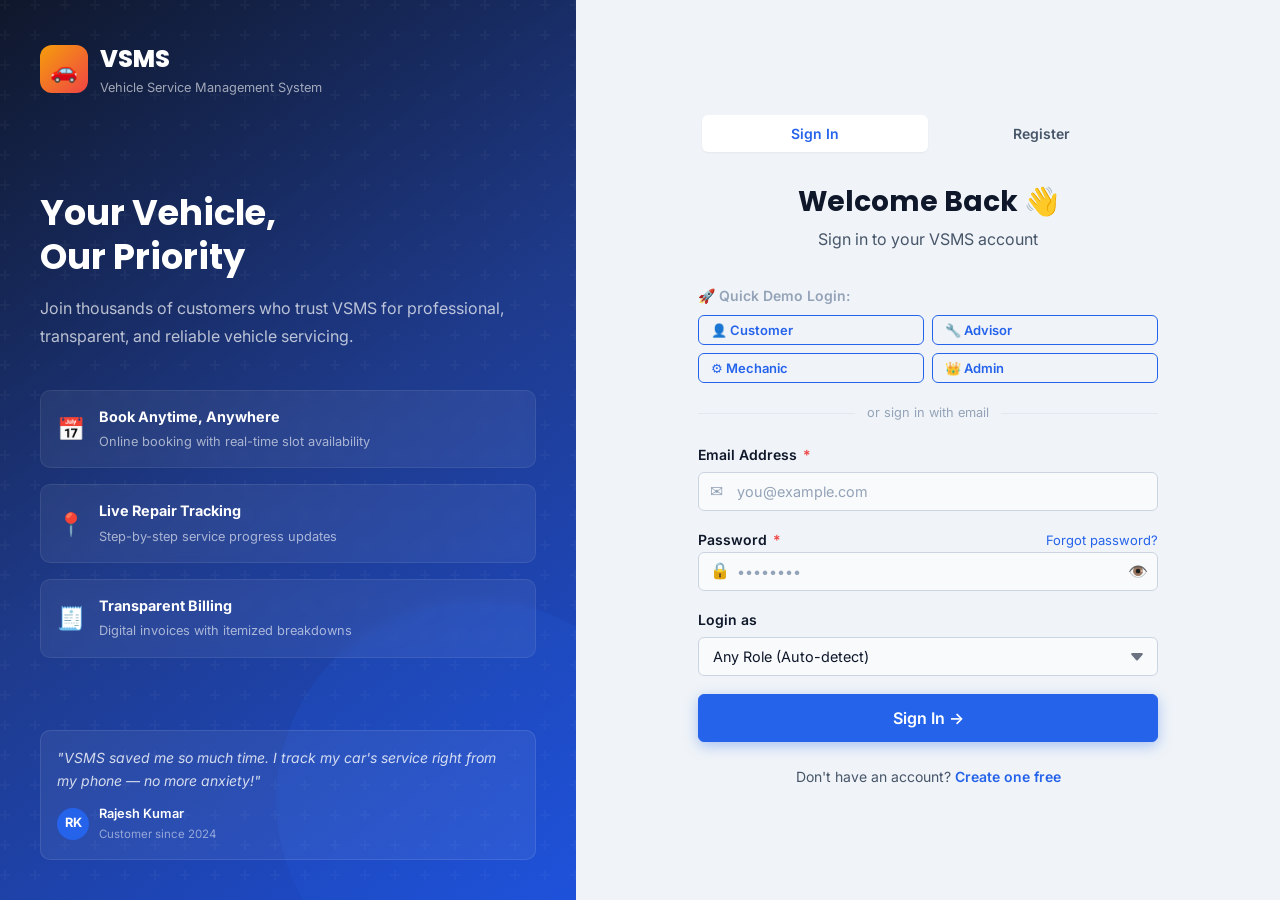
<file: mechanic.html>
<!DOCTYPE html>
<html lang="en">
<head>
  <meta charset="UTF-8">
  <meta name="viewport" content="width=device-width, initial-scale=1.0">
  <title>Mechanic Dashboard – VSMS</title>
  <meta name="description" content="VSMS Mechanic Workspace – Inspect vehicles, record repairs, request spare parts, and track job progress.">
  <link rel="stylesheet" href="css/main.css">
  <link rel="stylesheet" href="css/dashboard.css">
</head>
<body>
<div class="mobile-overlay" id="mobileOverlay"></div>

<!-- SIDEBAR -->
<aside class="sidebar" id="sidebar">
  <a href="index.html" class="sidebar-logo">
    <div class="sidebar-logo-icon">🛠️</div>
    <div class="sidebar-logo-text"><h2>VSMS</h2><span>Mechanic Portal</span></div>
  </a>
  <div class="sidebar-user">
    <div class="avatar" id="sidebarAvatar">MC</div>
    <div class="sidebar-user-info">
      <div class="sidebar-user-name" id="sidebarName">Mechanic</div>
      <div class="sidebar-user-role">Service Technician</div>
    </div>
  </div>
  <nav class="sidebar-nav">
    <div class="nav-section-title">Overview</div>
    <button class="nav-item active" data-view="dashboard" data-tooltip="Dashboard"><span class="nav-icon">📊</span><span class="nav-label">Dashboard</span></button>
    <div class="nav-section-title">Job Tasks</div>
    <button class="nav-item" data-view="assigned-jobs" data-tooltip="Assigned Jobs"><span class="nav-icon">📋</span><span class="nav-label">My Job Cards</span><span class="nav-badge" id="assignedCountBadge"></span></button>
    <button class="nav-item" data-view="inspection" data-tooltip="Inspection"><span class="nav-icon">🔍</span><span class="nav-label">Vehicle Inspection</span></button>
    <button class="nav-item" data-view="parts-request" data-tooltip="Parts Requisition"><span class="nav-icon">⚙️</span><span class="nav-label">Parts Requisition</span></button>
    <button class="nav-item" data-view="completed-jobs" data-tooltip="Work History"><span class="nav-icon">✅</span><span class="nav-label">Completed Jobs</span></button>
    <div class="nav-section-title">Account</div>
    <button class="nav-item" data-view="notifications" data-tooltip="Notifications"><span class="nav-icon">🔔</span><span class="nav-label">Notifications</span><span class="nav-badge" id="sidebarNotifBadge"></span></button>
    <button class="nav-item" data-view="profile" data-tooltip="Profile"><span class="nav-icon">👤</span><span class="nav-label">My Profile</span></button>
  </nav>
  <div class="sidebar-footer">
    <button class="nav-item" id="logoutBtn" data-tooltip="Logout"><span class="nav-icon">🚪</span><span class="nav-label">Logout</span></button>
  </div>
</aside>

<!-- TOP NAVIGATION -->
<header class="topnav" id="topnav">
  <button class="topnav-toggle" id="sidebarToggle" aria-label="Toggle sidebar">☰</button>
  <div class="topnav-search">
    <span class="search-icon">🔍</span>
    <input type="text" id="globalSearch" placeholder="Search my assigned jobs, parts, vehicles…" aria-label="Global search">
  </div>
  <div class="topnav-actions">
    <button class="topnav-btn" id="themeToggle" aria-label="Toggle theme">🌙</button>
    <div class="dropdown" style="position:relative">
      <button class="topnav-btn" id="notifBtn" aria-label="Notifications">🔔<span class="topnav-notif-count" id="notifCount">0</span></button>
      <div class="notif-panel" id="notifPanel">
        <div class="notif-header"><h4 style="margin:0">Notifications</h4><button class="btn btn-sm btn-ghost" id="markAllRead">Mark all read</button></div>
        <div class="notif-list" id="notifList"></div>
      </div>
    </div>
    <div class="dropdown">
      <button class="topnav-user" id="userMenuBtn">
        <div class="avatar" id="topnavAvatar">MC</div>
        <div class="topnav-user-info"><div class="topnav-user-name" id="topnavName">Mechanic</div><div class="topnav-user-role">Technician</div></div>
        <span>▾</span>
      </button>
      <div class="dropdown-menu" id="userMenu">
        <a href="#" onclick="switchView('profile')">👤 My Profile</a>
        <div class="dropdown-divider"></div>
        <button onclick="Auth.logout()">🚪 Logout</button>
      </div>
    </div>
  </div>
</header>

<!-- MAIN CONTENT -->
<main class="main-content" id="mainContent">

  <!-- DASHBOARD -->
  <div class="view active" id="view-dashboard">
    <div class="page-header">
      <div class="page-header-flex">
        <div>
          <h1 class="page-title">Mechanic Workbench</h1>
          <p class="page-subtitle">Welcome back, <span id="dashWelcomeName">Technician</span>! Track vehicle repairs and inspections.</p>
        </div>
        <div style="display:flex;align-items:center;gap:10px">
          <span style="font-size:0.85rem;color:var(--text-muted)">Status:</span>
          <select id="mechanicStatusSelect" class="form-control form-select" style="max-width:140px">
            <option value="Available">🟢 Available</option>
            <option value="Busy">🟠 Busy</option>
            <option value="On Break">⚪ On Break</option>
          </select>
        </div>
      </div>
    </div>

    <!-- STATS -->
    <div class="grid-stat mb-6">
      <div class="stat-card" style="color:var(--primary)"><div class="stat-icon" style="background:var(--primary-light)">📋</div><div class="stat-info"><div class="stat-value" id="statAssigned">0</div><div class="stat-label">Assigned Jobs</div></div></div>
      <div class="stat-card" style="color:var(--warning)"><div class="stat-icon" style="background:var(--warning-light)">🔍</div><div class="stat-info"><div class="stat-value" id="statInspection">0</div><div class="stat-label">In Inspection</div></div></div>
      <div class="stat-card" style="color:var(--purple)"><div class="stat-icon" style="background:var(--purple-light)">⚙️</div><div class="stat-info"><div class="stat-value" id="statUnderRepair">0</div><div class="stat-label">Under Repair</div></div></div>
      <div class="stat-card" style="color:var(--success)"><div class="stat-icon" style="background:var(--success-light)">🏆</div><div class="stat-info"><div class="stat-value" id="statCompleted">0</div><div class="stat-label">Completed Jobs</div></div></div>
    </div>

    <div class="grid-2">
      <!-- CURRENT ACTIVE JOB -->
      <div class="card">
        <div class="card-header"><h3 class="card-title">🔥 Current Active Job</h3></div>
        <div class="card-body" id="currentJobWidget">
          <div class="text-center p-4 text-muted">No active job selected.</div>
        </div>
      </div>

      <!-- PENDING ASSIGNMENTS -->
      <div class="card">
        <div class="card-header">
          <h3 class="card-title">⏳ My Assigned Queue</h3>
          <button class="btn btn-sm btn-outline-primary" onclick="switchView('assigned-jobs')">View All</button>
        </div>
        <div id="pendingJobsWidget" class="card-body p-0"></div>
      </div>
    </div>
  </div>

  <!-- MY JOB CARDS VIEW -->
  <div class="view" id="view-assigned-jobs">
    <div class="page-header">
      <div class="page-header-flex">
        <div><h1 class="page-title">My Assigned Job Cards</h1><p class="page-subtitle">Track, update and progress vehicle service job cards</p></div>
      </div>
    </div>
    <div class="search-bar">
      <div class="search-input-wrap"><span class="search-icon">🔍</span><input type="text" id="assignedJobSearch" class="form-control" placeholder="Search by JC ID, Vehicle, Problem…"></div>
      <select id="assignedJobStatusFilter" class="form-control form-select" style="max-width:180px">
        <option value="">All Statuses</option>
        <option>Assigned</option>
        <option>Under Inspection</option>
        <option>Under Repair</option>
        <option>Quality Check</option>
      </select>
    </div>
    <div class="card">
      <div class="table-container">
        <table class="table">
          <thead><tr><th>Job ID</th><th>Vehicle</th><th>Customer Complaint</th><th>Assigned On</th><th>Status</th><th>Actions</th></tr></thead>
          <tbody id="assignedJobsBody"></tbody>
        </table>
      </div>
    </div>
  </div>

  <!-- VEHICLE INSPECTION VIEW -->
  <div class="view" id="view-inspection">
    <div class="page-header">
      <div class="page-header-flex">
        <div><h1 class="page-title">Vehicle Inspection Checklist</h1><p class="page-subtitle">Perform multi-point technical vehicle diagnostics</p></div>
      </div>
    </div>
    <div class="card mb-4">
      <div class="card-body">
        <div class="form-group" style="max-width:400px;margin-bottom:0">
          <label class="form-label">Select Job Card to Inspect</label>
          <select id="inspectionJobSelect" class="form-control form-select">
            <option value="">-- Choose job card --</option>
          </select>
        </div>
      </div>
    </div>

    <div id="inspectionArea" class="hidden">
      <div class="grid-2 mb-4">
        <!-- Checklist Form -->
        <div class="card">
          <div class="card-header"><h3 class="card-title">Diagnostic Points Checklist</h3></div>
          <div class="card-body">
            <div id="inspectionChecklist" style="display:flex;flex-direction:column;gap:12px">
              <label class="checkbox-label" style="display:flex;align-items:center;gap:10px">
                <input type="checkbox" id="chk-engine" checked> <strong>Engine & Fluids:</strong> Oil levels, coolant, belts & pulleys
              </label>
              <label class="checkbox-label" style="display:flex;align-items:center;gap:10px">
                <input type="checkbox" id="chk-brakes"> <strong>Braking System:</strong> Front & rear pads, discs, brake fluid lines
              </label>
              <label class="checkbox-label" style="display:flex;align-items:center;gap:10px">
                <input type="checkbox" id="chk-battery" checked> <strong>Electrical & Battery:</strong> Battery voltage, terminal corrosion, fuses
              </label>
              <label class="checkbox-label" style="display:flex;align-items:center;gap:10px">
                <input type="checkbox" id="chk-tyres"> <strong>Tyres & Wheels:</strong> Tread depth, tyre pressure, wheel balancing
              </label>
              <label class="checkbox-label" style="display:flex;align-items:center;gap:10px">
                <input type="checkbox" id="chk-suspension"> <strong>Suspension & Steering:</strong> Bushings, shocks, steering rack
              </label>
              <label class="checkbox-label" style="display:flex;align-items:center;gap:10px">
                <input type="checkbox" id="chk-ac" checked> <strong>AC & Cooling System:</strong> Compressor, condenser, cabin filter
              </label>
              <label class="checkbox-label" style="display:flex;align-items:center;gap:10px">
                <input type="checkbox" id="chk-lights"> <strong>Lights & Electronics:</strong> Headlamps, indicators, brake lights, sensors
              </label>
            </div>
            <div class="form-group mt-4">
              <label class="form-label">Technician Inspection Findings & Diagnostics</label>
              <textarea id="inspectionNotesInput" class="form-control" rows="4" placeholder="Detailed notes about parts to replace, observed leaks, or fault codes..."></textarea>
            </div>
            <button class="btn btn-primary btn-block" id="saveInspectionBtn">💾 Save Inspection Findings</button>
          </div>
        </div>

        <!-- Vehicle Details Panel -->
        <div class="card">
          <div class="card-header"><h3 class="card-title">🚗 Vehicle Information</h3></div>
          <div class="card-body" id="inspectionVehicleInfo"></div>
        </div>
      </div>
    </div>
  </div>

  <!-- SPARE PARTS REQUISITION VIEW -->
  <div class="view" id="view-parts-request">
    <div class="page-header">
      <div class="page-header-flex">
        <div><h1 class="page-title">Parts Requisition & Inventory</h1><p class="page-subtitle">Request parts from inventory and log parts consumed for repairs</p></div>
      </div>
    </div>
    <div class="grid-2">
      <!-- Add Part to Job Form -->
      <div class="card">
        <div class="card-header"><h3 class="card-title">📦 Requisition Spare Parts</h3></div>
        <div class="card-body">
          <div class="form-group">
            <label class="form-label">Select Active Job Card</label>
            <select id="partReqJobSelect" class="form-control form-select">
              <option value="">-- Choose active job --</option>
            </select>
          </div>
          <div class="form-group">
            <label class="form-label">Select Available Part</label>
            <select id="partSelect" class="form-control form-select">
              <option value="">-- Choose part from stock --</option>
            </select>
          </div>
          <div class="form-group">
            <label class="form-label">Quantity</label>
            <input type="number" id="partQty" class="form-control" min="1" max="10" value="1">
          </div>
          <div id="partStockPreview" class="hidden" style="background:var(--bg-body);padding:10px;border-radius:var(--radius);margin-bottom:14px;font-size:0.85rem"></div>
          <button class="btn btn-primary btn-block" id="addPartToJobBtn">➕ Issue Part & Deduct Stock</button>
        </div>
      </div>

      <!-- Parts Inventory Overview -->
      <div class="card">
        <div class="card-header"><h3 class="card-title">🛠️ Workshop Parts Stock</h3></div>
        <div class="table-container">
          <table class="table">
            <thead><tr><th>Part Name</th><th>Category</th><th>In Stock</th><th>Unit Price</th></tr></thead>
            <tbody id="workshopPartsBody"></tbody>
          </table>
        </div>
      </div>
    </div>
  </div>

  <!-- COMPLETED JOBS -->
  <div class="view" id="view-completed-jobs">
    <div class="page-header">
      <h1 class="page-title">Completed Work History</h1>
      <p class="page-subtitle">Archive of jobs completed and certified by you</p>
    </div>
    <div class="card">
      <div class="table-container">
        <table class="table">
          <thead><tr><th>Job ID</th><th>Vehicle</th><th>Service Work Performed</th><th>Parts Used</th><th>Completed Date</th><th>Status</th></tr></thead>
          <tbody id="completedJobsBody"></tbody>
        </table>
      </div>
    </div>
  </div>

  <!-- NOTIFICATIONS -->
  <div class="view" id="view-notifications">
    <div class="page-header">
      <div class="page-header-flex">
        <h1 class="page-title">Notifications</h1>
        <button class="btn btn-outline-secondary btn-sm" id="markAllReadBtn">✓ Mark All Read</button>
      </div>
    </div>
    <div id="mechanicNotificationsContainer"></div>
  </div>

  <!-- PROFILE -->
  <div class="view" id="view-profile">
    <div class="page-header"><h1 class="page-title">Technician Profile</h1></div>
    <div class="grid-2">
      <div class="card">
        <div class="card-header"><h3 class="card-title">Technician Details</h3></div>
        <div class="card-body">
          <div style="text-align:center;margin-bottom:20px">
            <div class="avatar avatar-xl" id="profileAvatar" style="margin:0 auto">MC</div>
            <h3 id="profileName" style="margin-top:12px">Technician</h3>
            <span class="badge badge-primary mt-2">Lead Mechanic</span>
          </div>
          <form id="profileForm">
            <div class="form-group"><label class="form-label">Full Name</label><input type="text" id="prof-name" class="form-control"></div>
            <div class="form-group"><label class="form-label">Email</label><input type="email" id="prof-email" class="form-control"></div>
            <div class="form-group"><label class="form-label">Phone</label><input type="tel" id="prof-phone" class="form-control"></div>
            <button type="submit" class="btn btn-primary">Save Changes</button>
          </form>
        </div>
      </div>
      <div class="card">
        <div class="card-header"><h3 class="card-title">Change Password</h3></div>
        <div class="card-body">
          <form id="passwordForm">
            <div class="form-group"><label class="form-label">Current Password</label><input type="password" name="current" class="form-control"></div>
            <div class="form-group"><label class="form-label">New Password</label><input type="password" name="newPass" class="form-control"></div>
            <div class="form-group"><label class="form-label">Confirm Password</label><input type="password" name="confirmPass" class="form-control"></div>
            <button type="submit" class="btn btn-warning">Update Password</button>
          </form>
        </div>
      </div>
    </div>
  </div>
</main>

<!-- Job Work Modal: Update State / Work Log -->
<div class="modal-overlay" id="workModal">
  <div class="modal modal-lg">
    <div class="modal-header">
      <h3 id="workModalTitle">Repair & Work Log</h3>
      <button class="modal-close" onclick="Modal.close('workModal')">✕</button>
    </div>
    <div class="modal-body" id="workModalBody">
      <input type="hidden" id="work-jc-id">
      <div class="grid-2 mb-3">
        <div>
          <label class="form-label">Workflow Status</label>
          <select id="work-jc-status" class="form-control form-select">
            <option value="Under Inspection">🔍 Under Inspection</option>
            <option value="Under Repair">⚙️ Under Repair</option>
            <option value="Quality Check">🧪 Quality Check</option>
            <option value="Completed">✅ Completed</option>
          </select>
        </div>
        <div>
          <label class="form-label">Labour Hours (Hours)</label>
          <input type="number" id="work-jc-labour-hours" class="form-control" min="1" max="50" value="2">
        </div>
      </div>
      <div class="form-group">
        <label class="form-label">Repair Work Conducted</label>
        <textarea id="work-jc-repair-text" class="form-control" rows="4" placeholder="Detail the repairs completed, adjustments made, road test results..."></textarea>
      </div>
      <div id="workPartsAttached" class="mb-3"></div>
    </div>
    <div class="modal-footer">
      <button class="btn btn-secondary" onclick="Modal.close('workModal')">Cancel</button>
      <button class="btn btn-primary" id="saveWorkBtn">Update Work Log</button>
    </div>
  </div>
</div>

<div id="toast-container"></div>
<script src="js/storage.js"></script>
<script src="js/utils.js"></script>
<script src="js/seed.js"></script>
<script src="js/auth.js"></script>
<script src="js/mechanic.js"></script>
</body>
</html>
</file>
<file: css/main.css>
/* ============================================================
   VSMS – Global Styles & Design System
   ============================================================ */

/* ------ Google Fonts ------ */
@import url('https://fonts.googleapis.com/css2?family=Inter:wght@300;400;500;600;700;800;900&family=Poppins:wght@400;500;600;700;800&display=swap');

/* ------ CSS Variables (Light Mode) ------ */
:root {
  /* Brand */
  --primary:        #2563eb;
  --primary-dark:   #1d4ed8;
  --primary-light:  #dbeafe;
  --accent:         #f59e0b;
  --accent-dark:    #d97706;
  --success:        #10b981;
  --success-light:  #d1fae5;
  --warning:        #f59e0b;
  --warning-light:  #fef3c7;
  --danger:         #ef4444;
  --danger-light:   #fee2e2;
  --info:           #06b6d4;
  --info-light:     #cffafe;
  --purple:         #8b5cf6;
  --purple-light:   #ede9fe;

  /* Backgrounds */
  --bg-body:        #f0f4f8;
  --bg-card:        #ffffff;
  --bg-sidebar:     #0f172a;
  --bg-sidebar-hover:#1e293b;
  --bg-sidebar-active:#2563eb;
  --bg-topnav:      #ffffff;
  --bg-modal:       rgba(0,0,0,0.5);
  --bg-input:       #f8fafc;
  --bg-table-head:  #f1f5f9;
  --bg-table-row:   #ffffff;
  --bg-table-alt:   #f8fafc;

  /* Text */
  --text-primary:   #0f172a;
  --text-secondary: #475569;
  --text-muted:     #94a3b8;
  --text-inverse:   #ffffff;
  --text-sidebar:   #cbd5e1;
  --text-sidebar-active:#ffffff;

  /* Borders */
  --border:         #e2e8f0;
  --border-focus:   #2563eb;
  --border-input:   #cbd5e1;

  /* Shadows */
  --shadow-sm:      0 1px 2px rgba(0,0,0,.05);
  --shadow:         0 1px 3px rgba(0,0,0,.1), 0 1px 2px rgba(0,0,0,.06);
  --shadow-md:      0 4px 6px rgba(0,0,0,.07), 0 2px 4px rgba(0,0,0,.06);
  --shadow-lg:      0 10px 15px rgba(0,0,0,.1), 0 4px 6px rgba(0,0,0,.05);
  --shadow-xl:      0 20px 25px rgba(0,0,0,.1), 0 10px 10px rgba(0,0,0,.04);
  --shadow-card:    0 2px 8px rgba(37,99,235,.08);

  /* Radius */
  --radius-sm:      6px;
  --radius:         10px;
  --radius-md:      14px;
  --radius-lg:      20px;
  --radius-xl:      28px;
  --radius-full:    9999px;

  /* Sidebar */
  --sidebar-width:  260px;
  --sidebar-collapsed: 70px;
  --topnav-height:  64px;

  /* Transitions */
  --transition:     all 0.2s ease;
  --transition-slow:all 0.35s ease;

  /* Font */
  --font-sans:      'Inter', system-ui, sans-serif;
  --font-heading:   'Poppins', sans-serif;
}

/* ------ Dark Mode ------ */
[data-theme="dark"] {
  --bg-body:        #0d1117;
  --bg-card:        #161b22;
  --bg-sidebar:     #090d13;
  --bg-sidebar-hover:#1a2232;
  --bg-topnav:      #161b22;
  --bg-input:       #1a2232;
  --bg-table-head:  #1a2232;
  --bg-table-row:   #161b22;
  --bg-table-alt:   #1a2232;
  --text-primary:   #e2e8f0;
  --text-secondary: #94a3b8;
  --text-muted:     #64748b;
  --border:         #2d3748;
  --border-input:   #374151;
  --shadow:         0 1px 3px rgba(0,0,0,.3);
  --shadow-md:      0 4px 6px rgba(0,0,0,.3);
  --shadow-lg:      0 10px 15px rgba(0,0,0,.3);
}

/* ------ Reset ------ */
*, *::before, *::after { box-sizing: border-box; margin: 0; padding: 0; }
html { scroll-behavior: smooth; font-size: 16px; }
body {
  font-family: var(--font-sans);
  background: var(--bg-body);
  color: var(--text-primary);
  line-height: 1.6;
  min-height: 100vh;
  transition: background 0.3s ease, color 0.3s ease;
}
img { max-width: 100%; display: block; }
a { color: var(--primary); text-decoration: none; }
a:hover { text-decoration: underline; }
button { cursor: pointer; font-family: var(--font-sans); }
input, select, textarea { font-family: var(--font-sans); }
ul { list-style: none; }
table { border-collapse: collapse; }

/* ------ Typography ------ */
h1,h2,h3,h4,h5,h6 { font-family: var(--font-heading); font-weight: 700; line-height: 1.25; color: var(--text-primary); }
h1 { font-size: clamp(1.75rem, 4vw, 2.5rem); }
h2 { font-size: clamp(1.4rem, 3vw, 2rem); }
h3 { font-size: clamp(1.1rem, 2vw, 1.5rem); }
h4 { font-size: 1.125rem; }
h5 { font-size: 1rem; }
p  { color: var(--text-secondary); }
small { font-size: 0.8125rem; }

/* ------ Buttons ------ */
.btn {
  display: inline-flex; align-items: center; gap: 6px;
  padding: 9px 18px; border-radius: var(--radius-sm);
  font-size: 0.875rem; font-weight: 600;
  border: 1px solid transparent;
  transition: var(--transition);
  white-space: nowrap; text-decoration: none;
  position: relative; overflow: hidden;
}
.btn:hover { transform: translateY(-1px); text-decoration: none; }
.btn:active { transform: translateY(0); }
.btn-sm  { padding: 6px 12px; font-size: 0.8125rem; }
.btn-lg  { padding: 13px 28px; font-size: 1rem; }
.btn-xl  { padding: 16px 36px; font-size: 1.0625rem; border-radius: var(--radius); }
.btn-block { width: 100%; justify-content: center; }

.btn-primary   { background: var(--primary); color: #fff; border-color: var(--primary); box-shadow: 0 4px 14px rgba(37,99,235,.35); }
.btn-primary:hover { background: var(--primary-dark); border-color: var(--primary-dark); }
.btn-secondary { background: var(--bg-card); color: var(--text-primary); border-color: var(--border); }
.btn-secondary:hover { background: var(--bg-body); }
.btn-success   { background: var(--success); color: #fff; border-color: var(--success); }
.btn-success:hover { background: #059669; }
.btn-warning   { background: var(--warning); color: #fff; border-color: var(--warning); }
.btn-warning:hover { background: var(--accent-dark); }
.btn-danger    { background: var(--danger); color: #fff; border-color: var(--danger); }
.btn-danger:hover { background: #dc2626; }
.btn-info      { background: var(--info); color: #fff; border-color: var(--info); }
.btn-info:hover { background: #0891b2; }
.btn-purple    { background: var(--purple); color: #fff; border-color: var(--purple); }
.btn-purple:hover { background: #7c3aed; }
.btn-outline-primary   { background: transparent; color: var(--primary); border-color: var(--primary); }
.btn-outline-primary:hover { background: var(--primary-light); }
.btn-outline-danger    { background: transparent; color: var(--danger); border-color: var(--danger); }
.btn-outline-danger:hover  { background: var(--danger-light); }
.btn-outline-secondary { background: transparent; color: var(--text-secondary); border-color: var(--border); }
.btn-outline-secondary:hover { background: var(--bg-body); }
.btn-ghost { background: transparent; color: var(--text-secondary); border-color: transparent; }
.btn-ghost:hover { background: var(--bg-body); color: var(--text-primary); }
.btn-icon { padding: 8px; border-radius: var(--radius-sm); }

.btn:disabled, .btn.disabled { opacity: 0.6; cursor: not-allowed; transform: none; }
.btn-loading { pointer-events: none; }
.btn-loading::after {
  content: ''; display: inline-block; width: 14px; height: 14px;
  border: 2px solid rgba(255,255,255,0.5); border-top-color: #fff;
  border-radius: 50%; animation: spin 0.6s linear infinite; margin-left: 6px;
}

/* ------ Form Elements ------ */
.form-group { margin-bottom: 18px; }
.form-label {
  display: block; margin-bottom: 6px;
  font-size: 0.875rem; font-weight: 600;
  color: var(--text-primary);
}
.form-label .required { color: var(--danger); margin-left: 2px; }
.form-control {
  width: 100%; padding: 10px 14px;
  border: 1.5px solid var(--border-input);
  border-radius: var(--radius-sm);
  background: var(--bg-input); color: var(--text-primary);
  font-size: 0.9rem; font-family: var(--font-sans);
  transition: var(--transition);
  outline: none;
}
.form-control:focus { border-color: var(--border-focus); background: var(--bg-card); box-shadow: 0 0 0 3px rgba(37,99,235,.12); }
.form-control::placeholder { color: var(--text-muted); }
.form-control.is-invalid { border-color: var(--danger); }
.form-control.is-valid   { border-color: var(--success); }
.form-select { appearance: none; background-image: url("data:image/svg+xml,%3Csvg xmlns='http://www.w3.org/2000/svg' width='16' height='16' fill='%236b7280' viewBox='0 0 16 16'%3E%3Cpath d='M7.247 11.14L2.451 5.658C1.885 5.013 2.345 4 3.204 4h9.592a1 1 0 0 1 .753 1.659l-4.796 5.48a1 1 0 0 1-1.506 0z'/%3E%3C/svg%3E"); background-repeat: no-repeat; background-position: right 12px center; padding-right: 36px; }
textarea.form-control { resize: vertical; min-height: 100px; }
.form-error { color: var(--danger); font-size: 0.8rem; margin-top: 4px; display: flex; align-items: center; gap: 4px; }
.form-hint  { color: var(--text-muted); font-size: 0.8rem; margin-top: 4px; }
.form-row   { display: grid; grid-template-columns: 1fr 1fr; gap: 16px; }
.form-row-3 { display: grid; grid-template-columns: 1fr 1fr 1fr; gap: 16px; }
@media (max-width: 600px) { .form-row, .form-row-3 { grid-template-columns: 1fr; } }
.input-group { display: flex; gap: 0; }
.input-group .form-control { border-radius: var(--radius-sm) 0 0 var(--radius-sm); flex: 1; }
.input-group .btn { border-radius: 0 var(--radius-sm) var(--radius-sm) 0; }
.input-icon-wrap { position: relative; }
.input-icon-wrap .form-control { padding-left: 38px; }
.input-icon-wrap .input-icon { position: absolute; left: 12px; top: 50%; transform: translateY(-50%); color: var(--text-muted); pointer-events: none; }

/* ------ Badges ------ */
.badge {
  display: inline-flex; align-items: center; gap: 4px;
  padding: 3px 10px; border-radius: var(--radius-full);
  font-size: 0.75rem; font-weight: 600; white-space: nowrap;
}
.badge-primary   { background: var(--primary-light);  color: var(--primary-dark); }
.badge-success   { background: var(--success-light);  color: #065f46; }
.badge-warning   { background: var(--warning-light);  color: #92400e; }
.badge-danger    { background: var(--danger-light);   color: #991b1b; }
.badge-info      { background: var(--info-light);     color: #0e7490; }
.badge-purple    { background: var(--purple-light);   color: #5b21b6; }
.badge-secondary { background: var(--bg-table-head);  color: var(--text-secondary); }
.badge-dot::before { content: ''; display: inline-block; width: 6px; height: 6px; border-radius: 50%; background: currentColor; }

/* ------ Cards ------ */
.card {
  background: var(--bg-card); border-radius: var(--radius-md);
  border: 1px solid var(--border); box-shadow: var(--shadow-card);
  transition: var(--transition);
}
.card:hover { box-shadow: var(--shadow-md); }
.card-body    { padding: 24px; }
.card-header  { padding: 16px 24px; border-bottom: 1px solid var(--border); display: flex; align-items: center; justify-content: space-between; gap: 12px; }
.card-footer  { padding: 16px 24px; border-top: 1px solid var(--border); }
.card-title   { font-size: 1rem; font-weight: 700; margin: 0; }
.card-subtitle{ font-size: 0.8125rem; color: var(--text-muted); margin-top: 2px; }

/* Stat Cards */
.stat-card {
  background: var(--bg-card); border-radius: var(--radius-md);
  border: 1px solid var(--border); box-shadow: var(--shadow-card);
  padding: 20px 24px; display: flex; align-items: center; gap: 16px;
  transition: var(--transition); position: relative; overflow: hidden;
}
.stat-card::before {
  content: ''; position: absolute; right: -20px; top: -20px;
  width: 100px; height: 100px; border-radius: 50%;
  background: currentColor; opacity: 0.05;
}
.stat-card:hover { transform: translateY(-2px); box-shadow: var(--shadow-lg); }
.stat-icon {
  width: 56px; height: 56px; border-radius: var(--radius);
  display: flex; align-items: center; justify-content: center;
  font-size: 1.5rem; flex-shrink: 0;
}
.stat-info { flex: 1; }
.stat-value { font-size: 1.75rem; font-weight: 800; line-height: 1; color: var(--text-primary); }
.stat-label { font-size: 0.8125rem; color: var(--text-secondary); margin-top: 4px; font-weight: 500; }
.stat-change { font-size: 0.75rem; font-weight: 600; margin-top: 4px; }
.stat-change.up   { color: var(--success); }
.stat-change.down { color: var(--danger); }

/* ------ Tables ------ */
.table-container { overflow-x: auto; border-radius: var(--radius); border: 1px solid var(--border); }
.table { width: 100%; font-size: 0.875rem; }
.table thead { background: var(--bg-table-head); }
.table th { padding: 12px 16px; text-align: left; font-weight: 600; color: var(--text-secondary); white-space: nowrap; font-size: 0.8125rem; text-transform: uppercase; letter-spacing: 0.04em; border-bottom: 1px solid var(--border); }
.table td { padding: 13px 16px; color: var(--text-primary); border-bottom: 1px solid var(--border); vertical-align: middle; }
.table tbody tr:last-child td { border-bottom: none; }
.table tbody tr:nth-child(even) { background: var(--bg-table-alt); }
.table tbody tr:hover { background: var(--primary-light); }
[data-theme="dark"] .table tbody tr:hover { background: rgba(37,99,235,0.08); }
.table-actions { display: flex; gap: 6px; flex-wrap: wrap; }

/* ------ Modals ------ */
.modal-overlay {
  display: none; position: fixed; inset: 0;
  background: var(--bg-modal); z-index: 1000;
  align-items: center; justify-content: center; padding: 20px;
  backdrop-filter: blur(4px);
  animation: fadeIn 0.15s ease;
}
.modal-overlay.active { display: flex; }
.modal {
  background: var(--bg-card); border-radius: var(--radius-lg);
  box-shadow: var(--shadow-xl); width: 100%; max-width: 560px;
  max-height: 90vh; overflow-y: auto;
  animation: slideUp 0.2s ease;
}
.modal-lg { max-width: 780px; }
.modal-xl { max-width: 1000px; }
.modal-sm { max-width: 400px; }
.modal-header { padding: 20px 24px 16px; border-bottom: 1px solid var(--border); display: flex; align-items: center; justify-content: space-between; gap: 12px; }
.modal-header h3 { margin: 0; font-size: 1.125rem; }
.modal-body   { padding: 24px; }
.modal-footer { padding: 16px 24px; border-top: 1px solid var(--border); display: flex; gap: 10px; justify-content: flex-end; }
.modal-close  { background: none; border: none; font-size: 1.25rem; color: var(--text-muted); padding: 4px; border-radius: var(--radius-sm); line-height: 1; transition: var(--transition); }
.modal-close:hover { background: var(--bg-body); color: var(--text-primary); }

/* ------ Toast Notifications ------ */
#toast-container {
  position: fixed; top: 20px; right: 20px; z-index: 9999;
  display: flex; flex-direction: column; gap: 10px;
  max-width: 360px; width: calc(100% - 40px);
}
.toast {
  display: flex; align-items: flex-start; gap: 12px;
  padding: 14px 16px; border-radius: var(--radius);
  background: var(--bg-card); border: 1px solid var(--border);
  box-shadow: var(--shadow-lg); animation: slideInRight 0.3s ease;
  position: relative;
}
.toast.removing { animation: slideOutRight 0.3s ease forwards; }
.toast-icon { font-size: 1.1rem; margin-top: 1px; flex-shrink: 0; }
.toast-content { flex: 1; }
.toast-title   { font-weight: 600; font-size: 0.9rem; }
.toast-message { font-size: 0.8125rem; color: var(--text-secondary); margin-top: 2px; }
.toast-close   { background: none; border: none; color: var(--text-muted); font-size: 1rem; padding: 0; line-height: 1; }
.toast-close:hover { color: var(--text-primary); }
.toast.success { border-left: 4px solid var(--success); }
.toast.error   { border-left: 4px solid var(--danger); }
.toast.warning { border-left: 4px solid var(--warning); }
.toast.info    { border-left: 4px solid var(--info); }
.toast-progress { position: absolute; bottom: 0; left: 0; height: 3px; background: var(--primary); border-radius: 0 0 0 var(--radius); animation: toastProgress 4s linear forwards; }
.toast.success .toast-progress { background: var(--success); }
.toast.error   .toast-progress { background: var(--danger); }
.toast.warning .toast-progress { background: var(--warning); }

/* ------ Loading ------ */
.spinner {
  width: 40px; height: 40px; border-radius: 50%;
  border: 3px solid var(--border); border-top-color: var(--primary);
  animation: spin 0.7s linear infinite;
}
.spinner-sm { width: 20px; height: 20px; border-width: 2px; }
.loading-overlay {
  position: fixed; inset: 0; background: rgba(255,255,255,0.8);
  display: flex; align-items: center; justify-content: center;
  z-index: 9998;
}
[data-theme="dark"] .loading-overlay { background: rgba(0,0,0,0.6); }
.skeleton {
  background: linear-gradient(90deg, var(--bg-table-head) 25%, var(--border) 50%, var(--bg-table-head) 75%);
  background-size: 200% 100%; animation: shimmer 1.5s infinite;
  border-radius: var(--radius-sm);
}

/* ------ Empty State ------ */
.empty-state {
  display: flex; flex-direction: column; align-items: center;
  justify-content: center; padding: 60px 20px; text-align: center;
  color: var(--text-muted);
}
.empty-state-icon { font-size: 3.5rem; margin-bottom: 16px; opacity: 0.6; }
.empty-state h3   { font-size: 1.125rem; color: var(--text-secondary); margin-bottom: 8px; }
.empty-state p    { max-width: 320px; }
.empty-state .btn { margin-top: 20px; }

/* ------ Breadcrumbs ------ */
.breadcrumb { display: flex; align-items: center; gap: 6px; font-size: 0.8125rem; color: var(--text-muted); margin-bottom: 8px; flex-wrap: wrap; }
.breadcrumb a { color: var(--text-muted); }
.breadcrumb a:hover { color: var(--primary); text-decoration: none; }
.breadcrumb-sep { color: var(--border); }
.breadcrumb .current { color: var(--text-primary); font-weight: 500; }

/* ------ Page Header ------ */
.page-header { margin-bottom: 24px; }
.page-header-flex { display: flex; align-items: flex-start; justify-content: space-between; gap: 16px; flex-wrap: wrap; }
.page-title { font-size: 1.5rem; font-weight: 800; color: var(--text-primary); }
.page-subtitle { color: var(--text-secondary); font-size: 0.9rem; margin-top: 4px; }

/* ------ Search & Filter Bar ------ */
.search-bar { display: flex; gap: 10px; align-items: center; flex-wrap: wrap; margin-bottom: 16px; }
.search-input-wrap { position: relative; flex: 1; min-width: 200px; }
.search-input-wrap input { padding-left: 38px; }
.search-input-wrap .search-icon { position: absolute; left: 12px; top: 50%; transform: translateY(-50%); color: var(--text-muted); }

/* ------ Tabs ------ */
.tabs { display: flex; gap: 4px; border-bottom: 2px solid var(--border); margin-bottom: 24px; overflow-x: auto; }
.tab-btn {
  padding: 10px 20px; background: none; border: none;
  color: var(--text-secondary); font-weight: 600; font-size: 0.875rem;
  border-bottom: 2px solid transparent; margin-bottom: -2px;
  transition: var(--transition); white-space: nowrap; border-radius: var(--radius-sm) var(--radius-sm) 0 0;
}
.tab-btn:hover { color: var(--primary); background: var(--primary-light); }
.tab-btn.active { color: var(--primary); border-bottom-color: var(--primary); background: transparent; }
.tab-panel { display: none; }
.tab-panel.active { display: block; }

/* ------ Divider ------ */
.divider { border: none; border-top: 1px solid var(--border); margin: 16px 0; }

/* ------ Avatar ------ */
.avatar {
  width: 38px; height: 38px; border-radius: 50%;
  background: linear-gradient(135deg, var(--primary), var(--purple));
  color: #fff; display: flex; align-items: center; justify-content: center;
  font-weight: 700; font-size: 0.9rem; flex-shrink: 0; text-transform: uppercase;
}
.avatar-sm { width: 30px; height: 30px; font-size: 0.75rem; }
.avatar-lg { width: 56px; height: 56px; font-size: 1.2rem; }
.avatar-xl { width: 80px; height: 80px; font-size: 1.8rem; }

/* ------ Status Indicators ------ */
.status-dot {
  display: inline-flex; align-items: center; gap: 6px; font-size: 0.8125rem; font-weight: 500;
}
.status-dot::before { content: ''; width: 8px; height: 8px; border-radius: 50%; background: currentColor; display: block; }
.status-dot.active     { color: var(--success); }
.status-dot.inactive   { color: var(--danger); }
.status-dot.pending    { color: var(--warning); }
.status-dot.processing { color: var(--info); }

/* ------ Timeline ------ */
.timeline { position: relative; padding-left: 28px; }
.timeline::before { content: ''; position: absolute; left: 8px; top: 0; bottom: 0; width: 2px; background: var(--border); }
.timeline-item { position: relative; padding-bottom: 24px; }
.timeline-item:last-child { padding-bottom: 0; }
.timeline-dot {
  position: absolute; left: -24px; top: 4px;
  width: 16px; height: 16px; border-radius: 50%;
  background: var(--border); border: 2px solid var(--bg-card);
  box-shadow: var(--shadow-sm);
}
.timeline-item.done .timeline-dot   { background: var(--success); }
.timeline-item.active .timeline-dot { background: var(--primary); box-shadow: 0 0 0 4px rgba(37,99,235,.2); animation: pulse 2s infinite; }
.timeline-time  { font-size: 0.75rem; color: var(--text-muted); margin-bottom: 4px; }
.timeline-title { font-weight: 600; font-size: 0.9rem; }
.timeline-body  { font-size: 0.8125rem; color: var(--text-secondary); margin-top: 4px; }

/* ------ Dropdown ------ */
.dropdown { position: relative; display: inline-flex; }
.dropdown-menu {
  display: none; position: absolute; top: calc(100% + 6px); right: 0;
  background: var(--bg-card); border: 1px solid var(--border);
  border-radius: var(--radius); box-shadow: var(--shadow-lg);
  min-width: 180px; z-index: 500; overflow: hidden;
  animation: fadeIn 0.15s ease;
}
.dropdown-menu.open { display: block; }
.dropdown-menu a, .dropdown-menu button {
  display: flex; align-items: center; gap: 10px;
  padding: 10px 16px; width: 100%; text-align: left;
  background: none; border: none; color: var(--text-primary);
  font-size: 0.875rem; transition: var(--transition); text-decoration: none;
}
.dropdown-menu a:hover, .dropdown-menu button:hover { background: var(--bg-body); }
.dropdown-divider { border-top: 1px solid var(--border); margin: 4px 0; }

/* ------ Utilities ------ */
.flex     { display: flex; }
.flex-col { display: flex; flex-direction: column; }
.items-center { align-items: center; }
.justify-between { justify-content: space-between; }
.justify-center  { justify-content: center; }
.gap-2  { gap: 8px; }
.gap-3  { gap: 12px; }
.gap-4  { gap: 16px; }
.text-center { text-align: center; }
.text-right  { text-align: right; }
.font-bold { font-weight: 700; }
.font-semibold { font-weight: 600; }
.text-sm  { font-size: 0.875rem; }
.text-xs  { font-size: 0.75rem; }
.text-muted    { color: var(--text-muted); }
.text-secondary { color: var(--text-secondary); }
.text-primary-color { color: var(--primary); }
.text-success  { color: var(--success); }
.text-danger   { color: var(--danger); }
.text-warning  { color: var(--warning); }
.text-info     { color: var(--info); }
.mt-1 { margin-top: 4px; }
.mt-2 { margin-top: 8px; }
.mt-3 { margin-top: 12px; }
.mt-4 { margin-top: 16px; }
.mt-6 { margin-top: 24px; }
.mb-2 { margin-bottom: 8px; }
.mb-3 { margin-bottom: 12px; }
.mb-4 { margin-bottom: 16px; }
.mb-6 { margin-bottom: 24px; }
.p-4  { padding: 16px; }
.p-6  { padding: 24px; }
.w-full { width: 100%; }
.truncate { overflow: hidden; text-overflow: ellipsis; white-space: nowrap; }
.rounded { border-radius: var(--radius); }
.border { border: 1px solid var(--border); }
.hidden { display: none !important; }
.sr-only { position: absolute; width: 1px; height: 1px; padding: 0; margin: -1px; overflow: hidden; clip: rect(0,0,0,0); white-space: nowrap; border: 0; }

/* ------ Grid Layouts ------ */
.grid-2 { display: grid; grid-template-columns: repeat(2, 1fr); gap: 20px; }
.grid-3 { display: grid; grid-template-columns: repeat(3, 1fr); gap: 20px; }
.grid-4 { display: grid; grid-template-columns: repeat(4, 1fr); gap: 20px; }
.grid-stat { display: grid; grid-template-columns: repeat(auto-fit, minmax(200px, 1fr)); gap: 16px; }
@media (max-width: 1100px) { .grid-4 { grid-template-columns: repeat(2, 1fr); } }
@media (max-width: 768px)  { .grid-3 { grid-template-columns: 1fr 1fr; } .grid-2 { grid-template-columns: 1fr; } }
@media (max-width: 560px)  { .grid-3, .grid-4 { grid-template-columns: 1fr; } }

/* ------ Alerts ------ */
.alert { padding: 14px 16px; border-radius: var(--radius); border-left: 4px solid; font-size: 0.875rem; display: flex; align-items: flex-start; gap: 10px; }
.alert-success { background: var(--success-light); border-color: var(--success); color: #065f46; }
.alert-danger   { background: var(--danger-light);  border-color: var(--danger);  color: #991b1b; }
.alert-warning  { background: var(--warning-light); border-color: var(--warning); color: #92400e; }
.alert-info     { background: var(--info-light);    border-color: var(--info);    color: #0e7490; }

/* ------ Progress Bar ------ */
.progress { height: 8px; background: var(--bg-table-head); border-radius: var(--radius-full); overflow: hidden; }
.progress-bar { height: 100%; border-radius: var(--radius-full); background: var(--primary); transition: width 0.5s ease; }
.progress-bar.success { background: var(--success); }
.progress-bar.warning { background: var(--warning); }
.progress-bar.danger  { background: var(--danger); }

/* ------ Animations ------ */
@keyframes spin    { to { transform: rotate(360deg); } }
@keyframes fadeIn  { from { opacity: 0; } to { opacity: 1; } }
@keyframes slideUp { from { transform: translateY(20px); opacity: 0; } to { transform: translateY(0); opacity: 1; } }
@keyframes slideInRight { from { transform: translateX(100%); opacity: 0; } to { transform: translateX(0); opacity: 1; } }
@keyframes slideOutRight { from { transform: translateX(0); opacity: 1; } to { transform: translateX(120%); opacity: 0; } }
@keyframes shimmer { 0% { background-position: -200% 0; } 100% { background-position: 200% 0; } }
@keyframes pulse   { 0%,100% { box-shadow: 0 0 0 4px rgba(37,99,235,.2); } 50% { box-shadow: 0 0 0 8px rgba(37,99,235,.1); } }
@keyframes toastProgress { from { width: 100%; } to { width: 0%; } }

/* ------ Scrollbar ------ */
::-webkit-scrollbar { width: 6px; height: 6px; }
::-webkit-scrollbar-track { background: transparent; }
::-webkit-scrollbar-thumb { background: var(--border); border-radius: 3px; }
::-webkit-scrollbar-thumb:hover { background: var(--text-muted); }

/* ------ Focus ------ */
:focus-visible { outline: 2px solid var(--primary); outline-offset: 2px; }

/* ------ Print ------ */
@media print {
  .sidebar, .topnav, .modal-overlay, #toast-container, .no-print { display: none !important; }
  .main-content { margin: 0 !important; padding: 0 !important; }
  body { background: white !important; }
}
</file>
<file: css/landing.css>
/* ============================================================
   Landing Page Styles
   ============================================================ */

/* ------ Navbar ------ */
.landing-nav {
  position: fixed; top: 0; left: 0; right: 0; z-index: 900;
  padding: 0 5%;
  transition: var(--transition);
}
.landing-nav.scrolled {
  background: rgba(255,255,255,.92); backdrop-filter: blur(20px);
  border-bottom: 1px solid var(--border); box-shadow: var(--shadow);
}
[data-theme="dark"] .landing-nav.scrolled { background: rgba(15,23,42,.92); }
.nav-inner {
  display: flex; align-items: center; justify-content: space-between;
  height: 72px;
}
.nav-logo {
  display: flex; align-items: center; gap: 12px;
  text-decoration: none;
}
.nav-logo-icon {
  width: 44px; height: 44px; border-radius: 10px;
  background: linear-gradient(135deg, var(--primary), var(--accent));
  display: flex; align-items: center; justify-content: center;
  font-size: 1.2rem; box-shadow: 0 4px 14px rgba(37,99,235,.4);
}
.nav-logo-text { font-family: var(--font-heading); font-size: 1.2rem; font-weight: 800; color: var(--text-primary); }
.nav-logo-sub  { font-size: 0.65rem; color: var(--text-muted); display: block; margin-top: -2px; }

.nav-links {
  display: flex; align-items: center; gap: 6px;
}
.nav-link {
  padding: 8px 16px; border-radius: var(--radius-sm);
  color: var(--text-secondary); font-weight: 500; font-size: 0.9rem;
  text-decoration: none; transition: var(--transition);
}
.nav-link:hover { color: var(--primary); background: var(--primary-light); text-decoration: none; }
.nav-cta { display: flex; align-items: center; gap: 10px; }
.nav-hamburger { display: none; background: none; border: none; font-size: 1.5rem; color: var(--text-primary); padding: 6px; border-radius: var(--radius-sm); }
.mobile-menu {
  display: none; position: fixed; inset: 0; background: var(--bg-card);
  z-index: 950; flex-direction: column; padding: 20px;
}
.mobile-menu.open { display: flex; }
.mobile-menu-close { align-self: flex-end; background: none; border: none; font-size: 1.75rem; color: var(--text-primary); }
.mobile-menu .nav-link { padding: 14px 10px; font-size: 1.1rem; border-bottom: 1px solid var(--border); border-radius: 0; }
.mobile-menu .btn { margin-top: 20px; }

/* ------ Hero ------ */
.hero {
  min-height: 100vh; display: flex; align-items: center;
  background: linear-gradient(160deg, #0f172a 0%, #1e3a8a 40%, #1d4ed8 75%, #0891b2 100%);
  position: relative; overflow: hidden; padding: 80px 5% 60px;
}
.hero::before {
  content: ''; position: absolute; inset: 0;
  background: radial-gradient(ellipse at 70% 50%, rgba(37,99,235,.3) 0%, transparent 60%);
}
.hero-grid {
  content: ''; position: absolute; inset: 0;
  background-image: linear-gradient(rgba(255,255,255,.03) 1px, transparent 1px), linear-gradient(90deg, rgba(255,255,255,.03) 1px, transparent 1px);
  background-size: 50px 50px;
}
.hero-inner {
  max-width: 1200px; margin: 0 auto; display: grid;
  grid-template-columns: 1fr 1fr; gap: 60px; align-items: center;
  position: relative; z-index: 1; width: 100%;
}
.hero-badge {
  display: inline-flex; align-items: center; gap: 8px;
  background: rgba(255,255,255,.1); border: 1px solid rgba(255,255,255,.2);
  border-radius: var(--radius-full); padding: 6px 14px;
  font-size: 0.8rem; color: rgba(255,255,255,.9); margin-bottom: 20px;
  backdrop-filter: blur(8px);
}
.hero h1 { color: #fff; margin-bottom: 20px; font-size: clamp(2rem, 5vw, 3.25rem); line-height: 1.15; }
.hero h1 span { background: linear-gradient(135deg, #f59e0b, #ef4444); -webkit-background-clip: text; -webkit-text-fill-color: transparent; background-clip: text; }
.hero-desc { color: rgba(255,255,255,.8); font-size: 1.1rem; line-height: 1.7; margin-bottom: 32px; }
.hero-btns { display: flex; flex-wrap: wrap; gap: 14px; margin-bottom: 40px; }
.hero-stats { display: flex; gap: 28px; flex-wrap: wrap; }
.hero-stat-num { font-size: 1.75rem; font-weight: 800; color: #fff; }
.hero-stat-label { font-size: 0.8rem; color: rgba(255,255,255,.6); }

.hero-visual { display: flex; justify-content: center; align-items: center; }
.hero-card-wrap {
  width: 100%; max-width: 420px; position: relative;
}
.hero-card-main {
  background: rgba(255,255,255,.08); border: 1px solid rgba(255,255,255,.15);
  border-radius: var(--radius-lg); padding: 24px;
  backdrop-filter: blur(16px); box-shadow: 0 25px 60px rgba(0,0,0,.3);
}
.hero-card-main h3 { color: #fff; margin-bottom: 16px; }
.hero-tracker { display: flex; flex-direction: column; gap: 12px; }
.hero-track-item { display: flex; align-items: center; gap: 12px; }
.hero-track-dot {
  width: 32px; height: 32px; border-radius: 50%;
  display: flex; align-items: center; justify-content: center;
  font-size: 0.875rem; flex-shrink: 0;
}
.hero-track-dot.done   { background: var(--success); color: #fff; }
.hero-track-dot.active { background: var(--primary); color: #fff; box-shadow: 0 0 0 6px rgba(37,99,235,.3); animation: pulse 2s infinite; }
.hero-track-dot.pending{ background: rgba(255,255,255,.1); color: rgba(255,255,255,.4); }
.hero-track-info { flex: 1; }
.hero-track-label { font-size: 0.85rem; font-weight: 600; color: #fff; }
.hero-track-sub   { font-size: 0.75rem; color: rgba(255,255,255,.5); }
.hero-card-float {
  position: absolute; background: rgba(255,255,255,.12);
  backdrop-filter: blur(16px); border: 1px solid rgba(255,255,255,.2);
  border-radius: var(--radius); padding: 12px 16px;
  display: flex; align-items: center; gap: 10px;
  box-shadow: 0 8px 24px rgba(0,0,0,.2);
}
.hero-card-float-1 { top: -20px; right: -20px; }
.hero-card-float-2 { bottom: -20px; left: -20px; }
.float-icon { font-size: 1.4rem; }
.float-text strong { display: block; font-size: 0.8rem; color: #fff; }
.float-text span   { font-size: 0.7rem; color: rgba(255,255,255,.6); }

/* ------ Section Base ------ */
.section { padding: 80px 5%; }
.section-container { max-width: 1200px; margin: 0 auto; }
.section-eyebrow {
  display: inline-flex; align-items: center; gap: 6px;
  background: var(--primary-light); color: var(--primary);
  border-radius: var(--radius-full); padding: 5px 14px;
  font-size: 0.8rem; font-weight: 700; text-transform: uppercase;
  letter-spacing: 0.06em; margin-bottom: 14px;
}
.section-heading { font-size: clamp(1.5rem, 3.5vw, 2.25rem); margin-bottom: 16px; }
.section-subtext { color: var(--text-secondary); font-size: 1rem; max-width: 600px; }

/* ------ About ------ */
.about-grid { display: grid; grid-template-columns: 1fr 1fr; gap: 60px; align-items: center; }
.about-img-wrap {
  position: relative; border-radius: var(--radius-lg); overflow: hidden;
}
.about-img-placeholder {
  background: linear-gradient(135deg, #1e3a8a, #2563eb);
  border-radius: var(--radius-lg); padding: 60px 40px;
  display: flex; flex-direction: column; align-items: center;
  justify-content: center; text-align: center; color: #fff; gap: 16px;
  min-height: 380px;
}
.about-img-icon { font-size: 5rem; }
.about-img-placeholder h3 { font-size: 1.5rem; }
.about-img-placeholder p  { color: rgba(255,255,255,.7); }
.about-badge {
  position: absolute; bottom: 20px; right: 20px;
  background: #fff; border-radius: var(--radius-md);
  padding: 14px 18px; box-shadow: var(--shadow-lg);
  display: flex; align-items: center; gap: 12px;
}
.about-badge-num  { font-size: 1.75rem; font-weight: 800; color: var(--primary); }
.about-badge-text { font-size: 0.8rem; color: var(--text-secondary); }
.about-points { margin-top: 28px; display: flex; flex-direction: column; gap: 16px; }
.about-point  { display: flex; gap: 14px; }
.about-point-icon { width: 44px; height: 44px; border-radius: var(--radius); background: var(--primary-light); display: flex; align-items: center; justify-content: center; font-size: 1.1rem; flex-shrink: 0; }
.about-point-title { font-weight: 700; margin-bottom: 4px; }
.about-point-text  { font-size: 0.875rem; color: var(--text-secondary); }

/* ------ Services ------ */
.services-bg { background: var(--bg-body); }
.services-grid { display: grid; grid-template-columns: repeat(3, 1fr); gap: 24px; margin-top: 48px; }
.service-card {
  background: var(--bg-card); border: 1px solid var(--border);
  border-radius: var(--radius-md); padding: 28px 24px;
  transition: var(--transition); text-align: center; position: relative; overflow: hidden;
}
.service-card::before { content: ''; position: absolute; top: 0; left: 0; right: 0; height: 4px; background: linear-gradient(90deg, var(--primary), var(--accent)); transform: scaleX(0); transition: var(--transition); }
.service-card:hover { transform: translateY(-4px); box-shadow: var(--shadow-lg); border-color: var(--primary); }
.service-card:hover::before { transform: scaleX(1); }
.service-card-icon {
  width: 68px; height: 68px; border-radius: var(--radius-md);
  background: var(--primary-light); display: flex; align-items: center;
  justify-content: center; font-size: 1.75rem; margin: 0 auto 16px;
  transition: var(--transition);
}
.service-card:hover .service-card-icon { background: var(--primary); }
.service-card h3  { font-size: 1.05rem; margin-bottom: 10px; }
.service-card p   { font-size: 0.875rem; color: var(--text-secondary); }
.service-card-price { margin-top: 16px; font-size: 0.9rem; font-weight: 700; color: var(--primary); }

/* ------ Features ------ */
.features-grid { display: grid; grid-template-columns: repeat(2, 1fr); gap: 24px; margin-top: 48px; }
.feature-item {
  display: flex; gap: 18px;
  background: var(--bg-card); border: 1px solid var(--border);
  border-radius: var(--radius-md); padding: 24px; transition: var(--transition);
}
.feature-item:hover { border-color: var(--primary); box-shadow: var(--shadow-md); }
.feature-icon {
  width: 52px; height: 52px; border-radius: var(--radius);
  display: flex; align-items: center; justify-content: center;
  font-size: 1.4rem; flex-shrink: 0;
}
.feature-text h4  { margin-bottom: 8px; }
.feature-text p   { font-size: 0.875rem; color: var(--text-secondary); }

/* ------ Workflow ------ */
.workflow-bg { background: linear-gradient(160deg, #0f172a 0%, #1e3a8a 100%); }
.workflow-bg .section-heading, .workflow-bg h2, .workflow-bg h3 { color: #fff; }
.workflow-bg .section-subtext { color: rgba(255,255,255,.7); }
.workflow-steps { display: flex; gap: 0; margin-top: 48px; flex-wrap: wrap; }
.workflow-step {
  flex: 1; min-width: 120px; position: relative;
  display: flex; flex-direction: column; align-items: center; text-align: center;
  padding: 0 12px;
}
.workflow-step:not(:last-child)::after {
  content: '→'; position: absolute; right: -12px; top: 28px;
  font-size: 1.25rem; color: rgba(255,255,255,.3);
}
.workflow-num {
  width: 56px; height: 56px; border-radius: 50%;
  background: rgba(255,255,255,.1); border: 2px solid rgba(255,255,255,.2);
  display: flex; align-items: center; justify-content: center;
  font-size: 1.25rem; font-weight: 800; color: #fff;
  margin-bottom: 14px; position: relative; z-index: 1;
}
.workflow-step.highlight .workflow-num { background: var(--accent); border-color: var(--accent); box-shadow: 0 0 20px rgba(245,158,11,.4); }
.workflow-step h4 { color: #fff; font-size: 0.875rem; margin-bottom: 6px; }
.workflow-step p  { color: rgba(255,255,255,.5); font-size: 0.78rem; }

/* ------ Statistics ------ */
.stats-grid { display: grid; grid-template-columns: repeat(4, 1fr); gap: 32px; margin-top: 48px; text-align: center; }
.stat-number { font-size: 2.5rem; font-weight: 900; color: var(--primary); font-family: var(--font-heading); }
.stat-unit   { font-size: 1rem; font-weight: 700; }
.stat-desc   { color: var(--text-secondary); font-size: 0.875rem; margin-top: 6px; }

/* ------ Testimonials ------ */
.testimonials-bg { background: var(--bg-body); }
.testimonials-grid { display: grid; grid-template-columns: repeat(3, 1fr); gap: 24px; margin-top: 48px; }
.testimonial-card {
  background: var(--bg-card); border: 1px solid var(--border);
  border-radius: var(--radius-md); padding: 28px;
  transition: var(--transition); position: relative;
}
.testimonial-card:hover { box-shadow: var(--shadow-lg); border-color: var(--primary); }
.testimonial-stars { color: var(--accent); font-size: 1rem; letter-spacing: 2px; margin-bottom: 14px; }
.testimonial-text  { color: var(--text-secondary); font-size: 0.9rem; line-height: 1.7; margin-bottom: 20px; font-style: italic; }
.testimonial-author { display: flex; align-items: center; gap: 12px; }
.testimonial-name  { font-weight: 700; font-size: 0.9rem; }
.testimonial-role  { font-size: 0.78rem; color: var(--text-muted); }
.quote-mark        { font-size: 3rem; color: var(--border); line-height: 1; margin-bottom: -10px; }

/* ------ Contact ------ */
.contact-grid { display: grid; grid-template-columns: 1fr 1.6fr; gap: 60px; align-items: start; }
.contact-info { display: flex; flex-direction: column; gap: 24px; }
.contact-item {
  display: flex; gap: 16px;
  background: var(--bg-card); border: 1px solid var(--border);
  border-radius: var(--radius-md); padding: 20px;
}
.contact-icon { width: 48px; height: 48px; border-radius: var(--radius); background: var(--primary-light); display: flex; align-items: center; justify-content: center; font-size: 1.2rem; flex-shrink: 0; }
.contact-label { font-weight: 600; margin-bottom: 4px; }
.contact-value { font-size: 0.875rem; color: var(--text-secondary); }
.contact-form-card { background: var(--bg-card); border: 1px solid var(--border); border-radius: var(--radius-lg); padding: 36px; box-shadow: var(--shadow-md); }

/* ------ Footer ------ */
.footer {
  background: #0f172a; color: rgba(255,255,255,.7);
  padding: 60px 5% 24px;
}
.footer-grid { display: grid; grid-template-columns: 2fr 1fr 1fr 1fr; gap: 40px; margin-bottom: 40px; }
.footer-brand-desc { font-size: 0.875rem; line-height: 1.7; margin: 16px 0; color: rgba(255,255,255,.5); }
.footer-social { display: flex; gap: 10px; }
.footer-social a {
  width: 36px; height: 36px; border-radius: 50%;
  background: rgba(255,255,255,.08); border: 1px solid rgba(255,255,255,.12);
  display: flex; align-items: center; justify-content: center;
  color: rgba(255,255,255,.6); font-size: 0.9rem; transition: var(--transition);
  text-decoration: none;
}
.footer-social a:hover { background: var(--primary); color: #fff; }
.footer-col-title { font-family: var(--font-heading); font-weight: 700; color: #fff; font-size: 0.9rem; margin-bottom: 16px; text-transform: uppercase; letter-spacing: 0.06em; }
.footer-links { display: flex; flex-direction: column; gap: 10px; }
.footer-links a { color: rgba(255,255,255,.5); font-size: 0.875rem; text-decoration: none; transition: var(--transition); }
.footer-links a:hover { color: #fff; padding-left: 4px; }
.footer-bottom { padding-top: 24px; border-top: 1px solid rgba(255,255,255,.08); display: flex; justify-content: space-between; align-items: center; flex-wrap: wrap; gap: 12px; font-size: 0.8125rem; }

/* ------ Responsive ------ */
@media (max-width: 1024px) {
  .hero-inner, .about-grid, .contact-grid { grid-template-columns: 1fr; }
  .hero-visual { display: none; }
  .services-grid, .testimonials-grid { grid-template-columns: 1fr 1fr; }
  .stats-grid { grid-template-columns: repeat(2, 1fr); }
  .footer-grid { grid-template-columns: 1fr 1fr; }
}
@media (max-width: 768px) {
  .nav-links, .nav-cta { display: none; }
  .nav-hamburger { display: block; }
  .services-grid, .features-grid, .testimonials-grid { grid-template-columns: 1fr; }
  .workflow-steps { flex-direction: column; align-items: center; }
  .workflow-step:not(:last-child)::after { display: none; }
  .section { padding: 60px 5%; }
  .footer-grid { grid-template-columns: 1fr; }
  .footer-bottom { flex-direction: column; text-align: center; }
}
@media (max-width: 480px) {
  .stats-grid { grid-template-columns: 1fr 1fr; }
}
</file>
<file: css/dashboard.css>
/* ============================================================
   Dashboard Layout – Sidebar + Topnav + Content
   ============================================================ */

/* ------ Layout Shell ------ */
.app-shell {
  display: flex; min-height: 100vh;
}

/* ------ Sidebar ------ */
.sidebar {
  width: var(--sidebar-width);
  background: var(--bg-sidebar);
  display: flex; flex-direction: column;
  position: fixed; top: 0; left: 0; bottom: 0;
  z-index: 200;
  transition: var(--transition-slow);
  overflow: hidden;
}
.sidebar.collapsed { width: var(--sidebar-collapsed); }

/* Sidebar Logo */
.sidebar-logo {
  display: flex; align-items: center; gap: 12px;
  padding: 0 20px; height: var(--topnav-height);
  border-bottom: 1px solid rgba(255,255,255,.06);
  flex-shrink: 0; text-decoration: none;
}
.sidebar-logo-icon {
  width: 38px; height: 38px; border-radius: var(--radius);
  background: linear-gradient(135deg, var(--primary), var(--accent));
  display: flex; align-items: center; justify-content: center;
  font-size: 1.1rem; flex-shrink: 0;
}
.sidebar-logo-text { overflow: hidden; transition: var(--transition-slow); }
.sidebar-logo-text h2 { font-size: 1.05rem; color: #fff; font-family: var(--font-heading); }
.sidebar-logo-text span { font-size: 0.7rem; color: rgba(255,255,255,.5); display: block; margin-top: -2px; }
.sidebar.collapsed .sidebar-logo-text { width: 0; opacity: 0; }

/* Sidebar User */
.sidebar-user {
  display: flex; align-items: center; gap: 10px;
  padding: 16px 20px; border-bottom: 1px solid rgba(255,255,255,.06);
  flex-shrink: 0;
}
.sidebar-user-info { overflow: hidden; transition: var(--transition-slow); }
.sidebar-user-name  { font-size: 0.875rem; font-weight: 600; color: #fff; white-space: nowrap; }
.sidebar-user-role  { font-size: 0.72rem; color: rgba(255,255,255,.5); margin-top: 1px; }
.sidebar.collapsed .sidebar-user-info { width: 0; opacity: 0; }

/* Sidebar Nav */
.sidebar-nav { flex: 1; overflow-y: auto; padding: 12px 0; }
.sidebar-nav::-webkit-scrollbar { width: 4px; }
.sidebar-nav::-webkit-scrollbar-thumb { background: rgba(255,255,255,.1); }
.nav-section-title {
  font-size: 0.68rem; font-weight: 700; text-transform: uppercase;
  letter-spacing: 0.1em; color: rgba(255,255,255,.3);
  padding: 12px 20px 4px; white-space: nowrap;
  transition: var(--transition-slow);
}
.sidebar.collapsed .nav-section-title { opacity: 0; }
.nav-item {
  display: flex; align-items: center; gap: 12px;
  padding: 11px 20px; color: var(--text-sidebar);
  font-size: 0.875rem; font-weight: 500;
  transition: var(--transition); text-decoration: none;
  position: relative; cursor: pointer; white-space: nowrap;
  border: none; background: none; width: 100%; text-align: left;
}
.nav-item:hover { background: var(--bg-sidebar-hover); color: #fff; text-decoration: none; }
.nav-item.active { background: var(--bg-sidebar-active); color: #fff; }
.nav-item.active .nav-icon { color: #fff; }
.nav-icon { font-size: 1.1rem; flex-shrink: 0; width: 20px; text-align: center; color: rgba(255,255,255,.5); transition: var(--transition); }
.nav-item:hover .nav-icon { color: #fff; }
.nav-label { transition: var(--transition-slow); }
.sidebar.collapsed .nav-label { width: 0; opacity: 0; overflow: hidden; }
.nav-badge {
  margin-left: auto; background: var(--danger); color: #fff;
  font-size: 0.65rem; font-weight: 700; min-width: 18px; height: 18px;
  border-radius: var(--radius-full); display: flex; align-items: center; justify-content: center;
  padding: 0 5px; flex-shrink: 0; transition: var(--transition-slow);
}
.sidebar.collapsed .nav-badge { opacity: 0; width: 0; overflow: hidden; }
/* Active indicator bar */
.nav-item.active::before {
  content: ''; position: absolute; right: 0; top: 0; bottom: 0;
  width: 3px; background: #fff; border-radius: 3px 0 0 3px;
}

/* Sidebar Footer */
.sidebar-footer {
  padding: 12px 0; border-top: 1px solid rgba(255,255,255,.06);
  flex-shrink: 0;
}

/* Sidebar Tooltip (on collapsed) */
.sidebar.collapsed .nav-item { position: relative; }
.sidebar.collapsed .nav-item::after {
  content: attr(data-tooltip);
  position: absolute; left: calc(100% + 10px); top: 50%; transform: translateY(-50%);
  background: rgba(0,0,0,.85); color: #fff; font-size: 0.75rem; white-space: nowrap;
  padding: 5px 10px; border-radius: var(--radius-sm); pointer-events: none; opacity: 0;
  transition: opacity 0.15s ease; z-index: 300;
}
.sidebar.collapsed .nav-item:hover::after { opacity: 1; }

/* ------ Top Navigation ------ */
.topnav {
  position: fixed; top: 0; right: 0; left: var(--sidebar-width);
  height: var(--topnav-height); background: var(--bg-topnav);
  border-bottom: 1px solid var(--border); z-index: 100;
  display: flex; align-items: center; padding: 0 24px;
  gap: 16px; transition: var(--transition-slow);
  box-shadow: var(--shadow-sm);
}
.topnav.sidebar-collapsed { left: var(--sidebar-collapsed); }

.topnav-toggle {
  background: none; border: none; font-size: 1.25rem;
  color: var(--text-secondary); padding: 8px; border-radius: var(--radius-sm);
  transition: var(--transition); flex-shrink: 0;
}
.topnav-toggle:hover { background: var(--bg-body); color: var(--primary); }

.topnav-search {
  flex: 1; max-width: 420px;
  display: flex; align-items: center; gap: 8px;
  background: var(--bg-body); border: 1.5px solid var(--border);
  border-radius: var(--radius-full); padding: 7px 14px;
  transition: var(--transition);
}
.topnav-search:focus-within { border-color: var(--primary); box-shadow: 0 0 0 3px rgba(37,99,235,.1); background: var(--bg-card); }
.topnav-search input { border: none; background: none; flex: 1; font-size: 0.875rem; color: var(--text-primary); outline: none; }
.topnav-search input::placeholder { color: var(--text-muted); }
.topnav-search .search-icon { color: var(--text-muted); }

.topnav-actions { display: flex; align-items: center; gap: 8px; margin-left: auto; }

.topnav-btn {
  position: relative; background: none; border: none;
  width: 38px; height: 38px; border-radius: var(--radius-sm);
  display: flex; align-items: center; justify-content: center;
  font-size: 1.1rem; color: var(--text-secondary);
  transition: var(--transition);
}
.topnav-btn:hover { background: var(--bg-body); color: var(--primary); }
.topnav-notif-count {
  position: absolute; top: 2px; right: 2px;
  background: var(--danger); color: #fff;
  font-size: 0.6rem; font-weight: 700; min-width: 16px; height: 16px;
  border-radius: var(--radius-full); display: flex; align-items: center; justify-content: center;
  padding: 0 3px;
}
.topnav-user {
  display: flex; align-items: center; gap: 10px;
  padding: 6px 10px; border-radius: var(--radius);
  cursor: pointer; transition: var(--transition); border: none; background: none;
}
.topnav-user:hover { background: var(--bg-body); }
.topnav-user-info { text-align: left; }
.topnav-user-name { font-size: 0.875rem; font-weight: 600; color: var(--text-primary); }
.topnav-user-role { font-size: 0.72rem; color: var(--text-muted); }
@media (max-width: 600px) { .topnav-user-info { display: none; } }

/* ------ Main Content ------ */
.main-content {
  margin-left: var(--sidebar-width);
  margin-top: var(--topnav-height);
  padding: 28px 28px;
  min-height: calc(100vh - var(--topnav-height));
  transition: var(--transition-slow);
  flex: 1;
}
.main-content.sidebar-collapsed { margin-left: var(--sidebar-collapsed); }

/* ------ View System ------ */
.view { display: none; }
.view.active { display: block; animation: fadeIn 0.2s ease; }

/* ------ Dashboard Section ------ */
.section-header { margin-bottom: 20px; }
.section-title  { font-size: 1.125rem; font-weight: 700; }
.section-subtitle { font-size: 0.8125rem; color: var(--text-muted); }

/* ------ Quick Action Cards ------ */
.quick-actions { display: grid; grid-template-columns: repeat(auto-fit, minmax(140px, 1fr)); gap: 12px; margin-bottom: 24px; }
.quick-action-card {
  background: var(--bg-card); border: 1px solid var(--border);
  border-radius: var(--radius-md); padding: 20px 16px;
  text-align: center; cursor: pointer; transition: var(--transition);
  text-decoration: none; color: var(--text-primary);
}
.quick-action-card:hover { transform: translateY(-2px); box-shadow: var(--shadow-md); border-color: var(--primary); background: var(--primary-light); text-decoration: none; }
.quick-action-icon { font-size: 1.75rem; margin-bottom: 8px; }
.quick-action-label { font-size: 0.8125rem; font-weight: 600; }

/* ------ Charts Area ------ */
.chart-card { background: var(--bg-card); border: 1px solid var(--border); border-radius: var(--radius-md); box-shadow: var(--shadow-card); }
.chart-area { padding: 20px; min-height: 220px; display: flex; align-items: flex-end; gap: 8px; }
.bar-chart { display: flex; align-items: flex-end; gap: 6px; flex: 1; height: 160px; }
.bar-item { display: flex; flex-direction: column; align-items: center; flex: 1; gap: 6px; height: 100%; justify-content: flex-end; }
.bar { width: 100%; border-radius: 4px 4px 0 0; background: var(--primary); transition: height 0.5s ease; min-height: 4px; position: relative; }
.bar:hover { opacity: 0.8; }
.bar::before { content: attr(data-val); position: absolute; top: -22px; left: 50%; transform: translateX(-50%); font-size: 0.65rem; color: var(--text-muted); white-space: nowrap; }
.bar-label { font-size: 0.65rem; color: var(--text-muted); text-align: center; }
.donut-chart { width: 120px; height: 120px; border-radius: 50%; background: conic-gradient(var(--primary) 0% 45%, var(--success) 45% 75%, var(--warning) 75% 90%, var(--danger) 90% 100%); display: flex; align-items: center; justify-content: center; position: relative; }
.donut-inner { width: 72px; height: 72px; border-radius: 50%; background: var(--bg-card); display: flex; align-items: center; justify-content: center; font-weight: 700; font-size: 1.1rem; }
.chart-legend { display: flex; flex-direction: column; gap: 8px; }
.legend-item { display: flex; align-items: center; gap: 8px; font-size: 0.8rem; }
.legend-dot { width: 10px; height: 10px; border-radius: 2px; flex-shrink: 0; }

/* ------ Service Tracker ------ */
.service-tracker { display: flex; align-items: flex-start; overflow-x: auto; padding-bottom: 8px; gap: 0; }
.tracker-step {
  display: flex; flex-direction: column; align-items: center;
  flex: 1; min-width: 90px; text-align: center; position: relative;
}
.tracker-step:not(:last-child)::after {
  content: ''; position: absolute; top: 19px; left: 50%; width: 100%;
  height: 2px; background: var(--border); z-index: 0;
}
.tracker-step.done:not(:last-child)::after { background: var(--success); }
.tracker-step.active:not(:last-child)::after { background: linear-gradient(to right, var(--primary), var(--border)); }
.tracker-dot {
  width: 38px; height: 38px; border-radius: 50%;
  display: flex; align-items: center; justify-content: center;
  font-size: 1rem; background: var(--bg-body); border: 2px solid var(--border);
  z-index: 1; position: relative; flex-shrink: 0;
  transition: var(--transition);
}
.tracker-step.done   .tracker-dot { background: var(--success); border-color: var(--success); color: #fff; }
.tracker-step.active .tracker-dot { background: var(--primary); border-color: var(--primary); color: #fff; box-shadow: 0 0 0 6px rgba(37,99,235,.15); animation: pulse 2s infinite; }
.tracker-label { font-size: 0.7rem; color: var(--text-muted); margin-top: 8px; font-weight: 500; }
.tracker-step.done   .tracker-label { color: var(--success); }
.tracker-step.active .tracker-label { color: var(--primary); font-weight: 700; }

/* ------ Notification Panel ------ */
.notif-panel {
  position: absolute; top: calc(100% + 10px); right: 0;
  width: 360px; background: var(--bg-card); border: 1px solid var(--border);
  border-radius: var(--radius-md); box-shadow: var(--shadow-xl);
  z-index: 400; display: none; overflow: hidden;
}
.notif-panel.open { display: block; animation: slideUp 0.2s ease; }
.notif-header { padding: 16px 20px; border-bottom: 1px solid var(--border); display: flex; align-items: center; justify-content: space-between; }
.notif-list { max-height: 380px; overflow-y: auto; }
.notif-item { padding: 14px 20px; border-bottom: 1px solid var(--border); display: flex; gap: 12px; transition: var(--transition); cursor: pointer; }
.notif-item:hover { background: var(--bg-body); }
.notif-item.unread { background: rgba(37,99,235,.04); }
.notif-item:last-child { border-bottom: none; }
.notif-icon { width: 36px; height: 36px; border-radius: 50%; display: flex; align-items: center; justify-content: center; font-size: 0.9rem; flex-shrink: 0; }
.notif-content { flex: 1; min-width: 0; }
.notif-title   { font-size: 0.85rem; font-weight: 600; }
.notif-text    { font-size: 0.78rem; color: var(--text-secondary); margin-top: 2px; }
.notif-time    { font-size: 0.7rem; color: var(--text-muted); margin-top: 4px; }
.notif-unread-dot { width: 8px; height: 8px; border-radius: 50%; background: var(--primary); flex-shrink: 0; margin-top: 6px; }
.notif-footer { padding: 12px 20px; border-top: 1px solid var(--border); text-align: center; }

/* ------ Mobile Nav Overlay ------ */
.mobile-overlay {
  display: none; position: fixed; inset: 0;
  background: rgba(0,0,0,.5); z-index: 190; backdrop-filter: blur(2px);
}
.mobile-overlay.active { display: block; }

/* ------ Responsive ------ */
@media (max-width: 1024px) {
  .sidebar { transform: translateX(-100%); }
  .sidebar.mobile-open { transform: translateX(0); }
  .topnav { left: 0 !important; }
  .main-content { margin-left: 0 !important; }
}
@media (max-width: 768px) {
  .main-content { padding: 16px; }
  .topnav { padding: 0 12px; }
  .topnav-search { display: none; }
  .grid-stat { grid-template-columns: repeat(2, 1fr); }
}
@media (max-width: 480px) {
  .grid-stat { grid-template-columns: 1fr; }
  .page-header-flex { flex-direction: column; }
}
</file>
<file: css/auth.css>
/* ============================================================
   Auth Page Styles (Login / Register / Reset)
   ============================================================ */

.auth-page {
  min-height: 100vh;
  display: flex;
  align-items: stretch;
}

/* ------ Left Panel ------ */
.auth-left {
  flex: 0 0 45%;
  background: linear-gradient(145deg, #0f172a 0%, #1e3a8a 50%, #1d4ed8 100%);
  display: flex; flex-direction: column;
  padding: 40px; position: relative; overflow: hidden;
}
.auth-left::before {
  content: ''; position: absolute; inset: 0;
  background: url("data:image/svg+xml,%3Csvg width='60' height='60' viewBox='0 0 60 60' xmlns='http://www.w3.org/2000/svg'%3E%3Cg fill='none' fill-rule='evenodd'%3E%3Cg fill='%23ffffff' fill-opacity='0.03'%3E%3Cpath d='M36 34v-4h-2v4h-4v2h4v4h2v-4h4v-2h-4zm0-30V0h-2v4h-4v2h4v4h2V6h4V4h-4zM6 34v-4H4v4H0v2h4v4h2v-4h4v-2H6zM6 4V0H4v4H0v2h4v4h2V6h4V4H6z'/%3E%3C/g%3E%3C/g%3E%3C/svg%3E");
}
.auth-left::after {
  content: ''; position: absolute; bottom: -100px; right: -100px;
  width: 400px; height: 400px; border-radius: 50%;
  background: rgba(37,99,235,.15);
}

.auth-brand { position: relative; z-index: 1; }
.auth-brand-logo {
  display: flex; align-items: center; gap: 12px;
  text-decoration: none; margin-bottom: 60px;
}
.auth-brand-icon {
  width: 48px; height: 48px; border-radius: 12px;
  background: linear-gradient(135deg, #f59e0b, #ef4444);
  display: flex; align-items: center; justify-content: center; font-size: 1.4rem;
}
.auth-brand-name { font-family: var(--font-heading); font-size: 1.5rem; font-weight: 800; color: #fff; }
.auth-brand-tagline { font-size: 0.8rem; color: rgba(255,255,255,.6); }

.auth-hero { position: relative; z-index: 1; flex: 1; display: flex; flex-direction: column; justify-content: center; }
.auth-hero h1 { color: #fff; font-size: clamp(1.5rem, 3vw, 2.2rem); margin-bottom: 16px; }
.auth-hero p  { color: rgba(255,255,255,.7); font-size: 1rem; line-height: 1.7; }
.auth-features { margin-top: 40px; display: flex; flex-direction: column; gap: 16px; }
.auth-feature {
  display: flex; align-items: center; gap: 14px;
  background: rgba(255,255,255,.06); border-radius: var(--radius);
  padding: 14px 16px; border: 1px solid rgba(255,255,255,.08);
  backdrop-filter: blur(4px);
}
.auth-feature-icon { font-size: 1.4rem; }
.auth-feature-text strong { display: block; color: #fff; font-size: 0.9rem; }
.auth-feature-text span   { color: rgba(255,255,255,.6); font-size: 0.8rem; }

.auth-bottom { position: relative; z-index: 1; margin-top: 40px; }
.auth-testimonial {
  background: rgba(255,255,255,.06); border: 1px solid rgba(255,255,255,.1);
  border-radius: var(--radius); padding: 16px;
}
.auth-testimonial p { color: rgba(255,255,255,.8); font-size: 0.875rem; font-style: italic; }
.auth-testimonial-author { display: flex; align-items: center; gap: 10px; margin-top: 12px; }
.auth-testimonial-avatar { width: 32px; height: 32px; border-radius: 50%; background: var(--primary); display: flex; align-items: center; justify-content: center; font-size: 0.8rem; color: #fff; font-weight: 700; }
.auth-testimonial-name { font-size: 0.8rem; color: #fff; font-weight: 600; }
.auth-testimonial-title { font-size: 0.72rem; color: rgba(255,255,255,.5); }

/* ------ Right Panel ------ */
.auth-right {
  flex: 1; display: flex; flex-direction: column;
  align-items: center; justify-content: center;
  padding: 40px; overflow-y: auto;
}
.auth-card {
  width: 100%; max-width: 460px;
}
.auth-card-header { text-align: center; margin-bottom: 32px; }
.auth-card-header h2 { font-size: 1.75rem; margin-bottom: 8px; }
.auth-card-header p  { color: var(--text-secondary); }

.auth-form { }
.auth-tabs { display: flex; gap: 0; margin-bottom: 28px; background: var(--bg-body); border-radius: var(--radius); padding: 4px; }
.auth-tab-btn {
  flex: 1; padding: 10px; border: none; background: none;
  border-radius: var(--radius-sm); font-weight: 600; font-size: 0.875rem;
  color: var(--text-secondary); transition: var(--transition);
}
.auth-tab-btn.active { background: var(--bg-card); color: var(--primary); box-shadow: var(--shadow-sm); }

.auth-divider { display: flex; align-items: center; gap: 12px; margin: 20px 0; }
.auth-divider::before, .auth-divider::after { content: ''; flex: 1; border-top: 1px solid var(--border); }
.auth-divider span { color: var(--text-muted); font-size: 0.8rem; }

.auth-social-btns { display: flex; gap: 10px; margin-bottom: 20px; }
.auth-social-btn {
  flex: 1; padding: 10px; border: 1.5px solid var(--border);
  border-radius: var(--radius-sm); background: var(--bg-card);
  display: flex; align-items: center; justify-content: center; gap: 8px;
  font-size: 0.875rem; font-weight: 500; color: var(--text-primary);
  transition: var(--transition);
}
.auth-social-btn:hover { border-color: var(--primary); background: var(--primary-light); }

.auth-footer { margin-top: 24px; text-align: center; font-size: 0.875rem; color: var(--text-secondary); }
.auth-footer a { font-weight: 600; }

.role-selector { display: grid; grid-template-columns: repeat(2, 1fr); gap: 10px; margin-bottom: 18px; }
.role-option {
  border: 2px solid var(--border); border-radius: var(--radius);
  padding: 14px 10px; text-align: center; cursor: pointer;
  transition: var(--transition); background: var(--bg-card);
}
.role-option:hover { border-color: var(--primary); }
.role-option.selected { border-color: var(--primary); background: var(--primary-light); }
.role-option input[type="radio"] { display: none; }
.role-icon { font-size: 1.75rem; display: block; margin-bottom: 6px; }
.role-name  { font-size: 0.8125rem; font-weight: 600; color: var(--text-primary); }

.password-strength { margin-top: 6px; }
.strength-bar { display: flex; gap: 4px; }
.strength-seg { height: 4px; flex: 1; border-radius: 2px; background: var(--border); transition: var(--transition); }
.strength-seg.active.weak   { background: var(--danger); }
.strength-seg.active.fair   { background: var(--warning); }
.strength-seg.active.good   { background: var(--info); }
.strength-seg.active.strong { background: var(--success); }
.strength-text { font-size: 0.75rem; margin-top: 4px; color: var(--text-muted); }

/* ------ Responsive ------ */
@media (max-width: 900px) {
  .auth-left { display: none; }
  .auth-right { padding: 30px 20px; }
}
</file>
